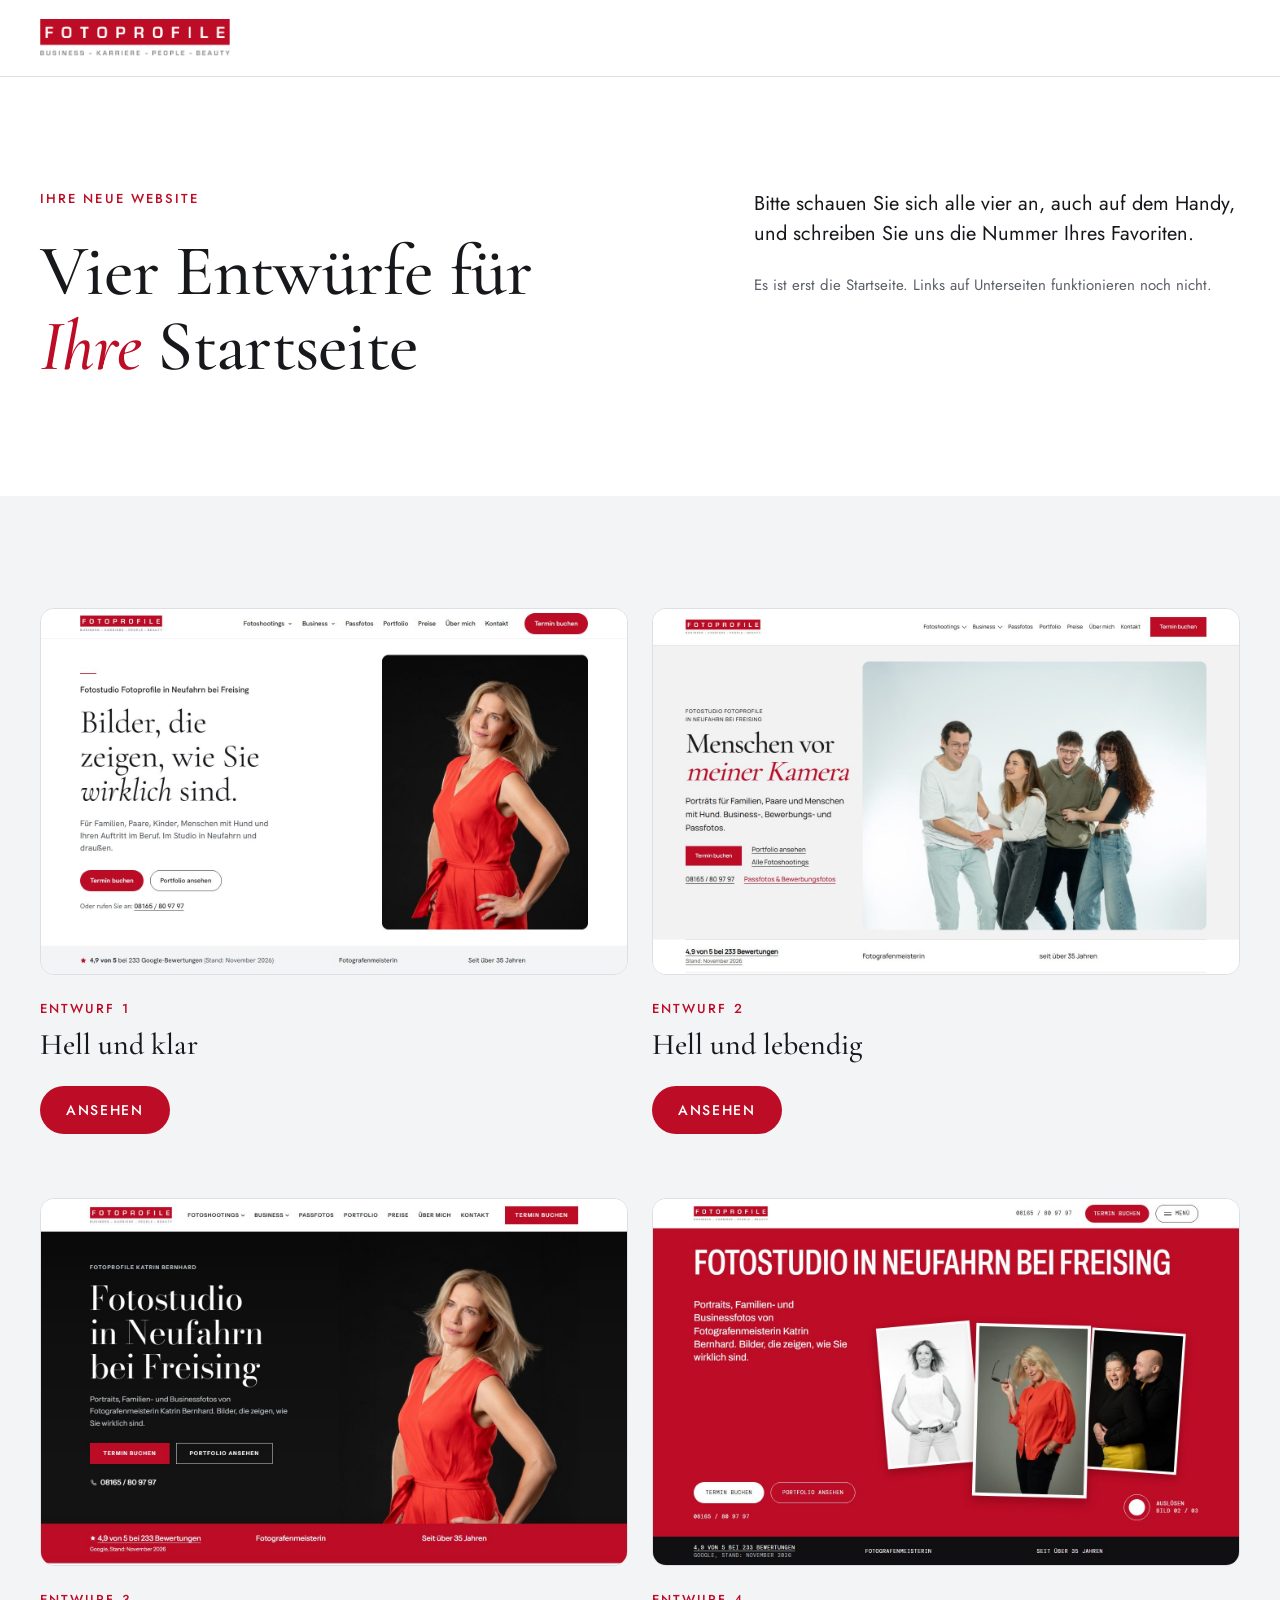
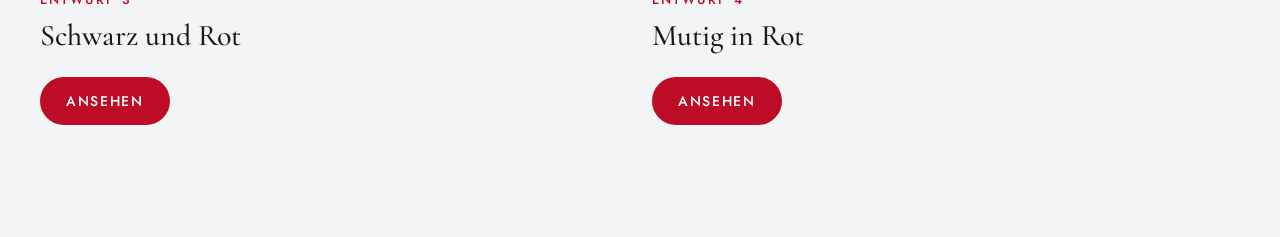
<file: index.html>
<!doctype html>
<html lang="de">
<head>
  <meta name="robots" content="noindex, nofollow">
  <meta charset="utf-8">
  <meta name="viewport" content="width=device-width, initial-scale=1">
  <title>Fotoprofile Katrin Bernhard: Entwürfe für Ihre neue Startseite</title>
  <meta name="description" content="Vier Entwürfe für die Startseite von Fotoprofile Katrin Bernhard.">
  <link rel="stylesheet" href="css/auswahl.css">
</head>
<body>
  <header class="kopf">
    <div class="rahmen kopf__innen">
      <img class="kopf__logo" src="bilder/logo-fotoprofile.png" alt="Fotoprofile" width="1690" height="334">
    </div>
  </header>

  <main>
    <section class="auftakt">
      <div class="rahmen auftakt__raster">
        <div class="auftakt__titel">
          <p class="marke">Ihre neue Website</p>
          <h1 class="auftakt__h1">Vier Entwürfe für <em>Ihre</em> Startseite</h1>
        </div>
        <div class="auftakt__text">
          <p class="vorspann">Bitte schauen Sie sich alle vier an, auch auf dem Handy, und schreiben Sie uns die Nummer Ihres Favoriten.</p>
          <p class="leise">Es ist erst die Startseite. Links auf Unterseiten funktionieren noch nicht.</p>
        </div>
      </div>
    </section>

    <section class="gruppe gruppe--grau">
      <div class="rahmen">
        <div class="karten karten--zwei">
          <article class="karte">
            <a class="karte__bild" href="entwurf-01/" target="_blank" rel="noopener"><img src="bilder/entwurf-01-desktop.jpg" alt="Entwurf 1: heller Auftakt mit der Zeile Bilder, die zeigen, wie Sie wirklich sind, daneben ein Porträt im roten Kleid" width="1440" height="900" loading="lazy"></a>
            <p class="karte__nr">Entwurf 1</p>
            <h2 class="karte__titel">Hell und klar</h2>
            <p class="karte__links"><a class="knopf" href="entwurf-01/" target="_blank" rel="noopener">Ansehen<span class="unsichtbar">: Entwurf 1</span></a></p>
          </article>
          <article class="karte">
            <a class="karte__bild" href="entwurf-02/" target="_blank" rel="noopener"><img src="bilder/entwurf-02-desktop.jpg" alt="Entwurf 2: heller Auftakt mit vier lachenden jungen Leuten und der Zeile Menschen vor meiner Kamera" width="1440" height="900" loading="lazy"></a>
            <p class="karte__nr">Entwurf 2</p>
            <h2 class="karte__titel">Hell und lebendig</h2>
            <p class="karte__links"><a class="knopf" href="entwurf-02/" target="_blank" rel="noopener">Ansehen<span class="unsichtbar">: Entwurf 2</span></a></p>
          </article>
          <article class="karte">
            <a class="karte__bild" href="entwurf-03/" target="_blank" rel="noopener"><img src="bilder/entwurf-03-desktop.jpg" alt="Entwurf 3: schwarzer Auftakt mit Porträt im roten Kleid, darunter ein rotes Band" width="1440" height="900" loading="lazy"></a>
            <p class="karte__nr">Entwurf 3</p>
            <h2 class="karte__titel">Schwarz und Rot</h2>
            <p class="karte__links"><a class="knopf" href="entwurf-03/" target="_blank" rel="noopener">Ansehen<span class="unsichtbar">: Entwurf 3</span></a></p>
          </article>
          <article class="karte">
            <a class="karte__bild" href="entwurf-04/" target="_blank" rel="noopener"><img src="bilder/entwurf-04-desktop.jpg" alt="Entwurf 4: roter Auftakt mit drei Abzügen und einem Auslöser-Knopf" width="1440" height="900" loading="lazy"></a>
            <p class="karte__nr">Entwurf 4</p>
            <h2 class="karte__titel">Mutig in Rot</h2>
            <p class="karte__links"><a class="knopf" href="entwurf-04/" target="_blank" rel="noopener">Ansehen<span class="unsichtbar">: Entwurf 4</span></a></p>
          </article>
        </div>
      </div>
    </section>

  </main>
</body>
</html>
</file>
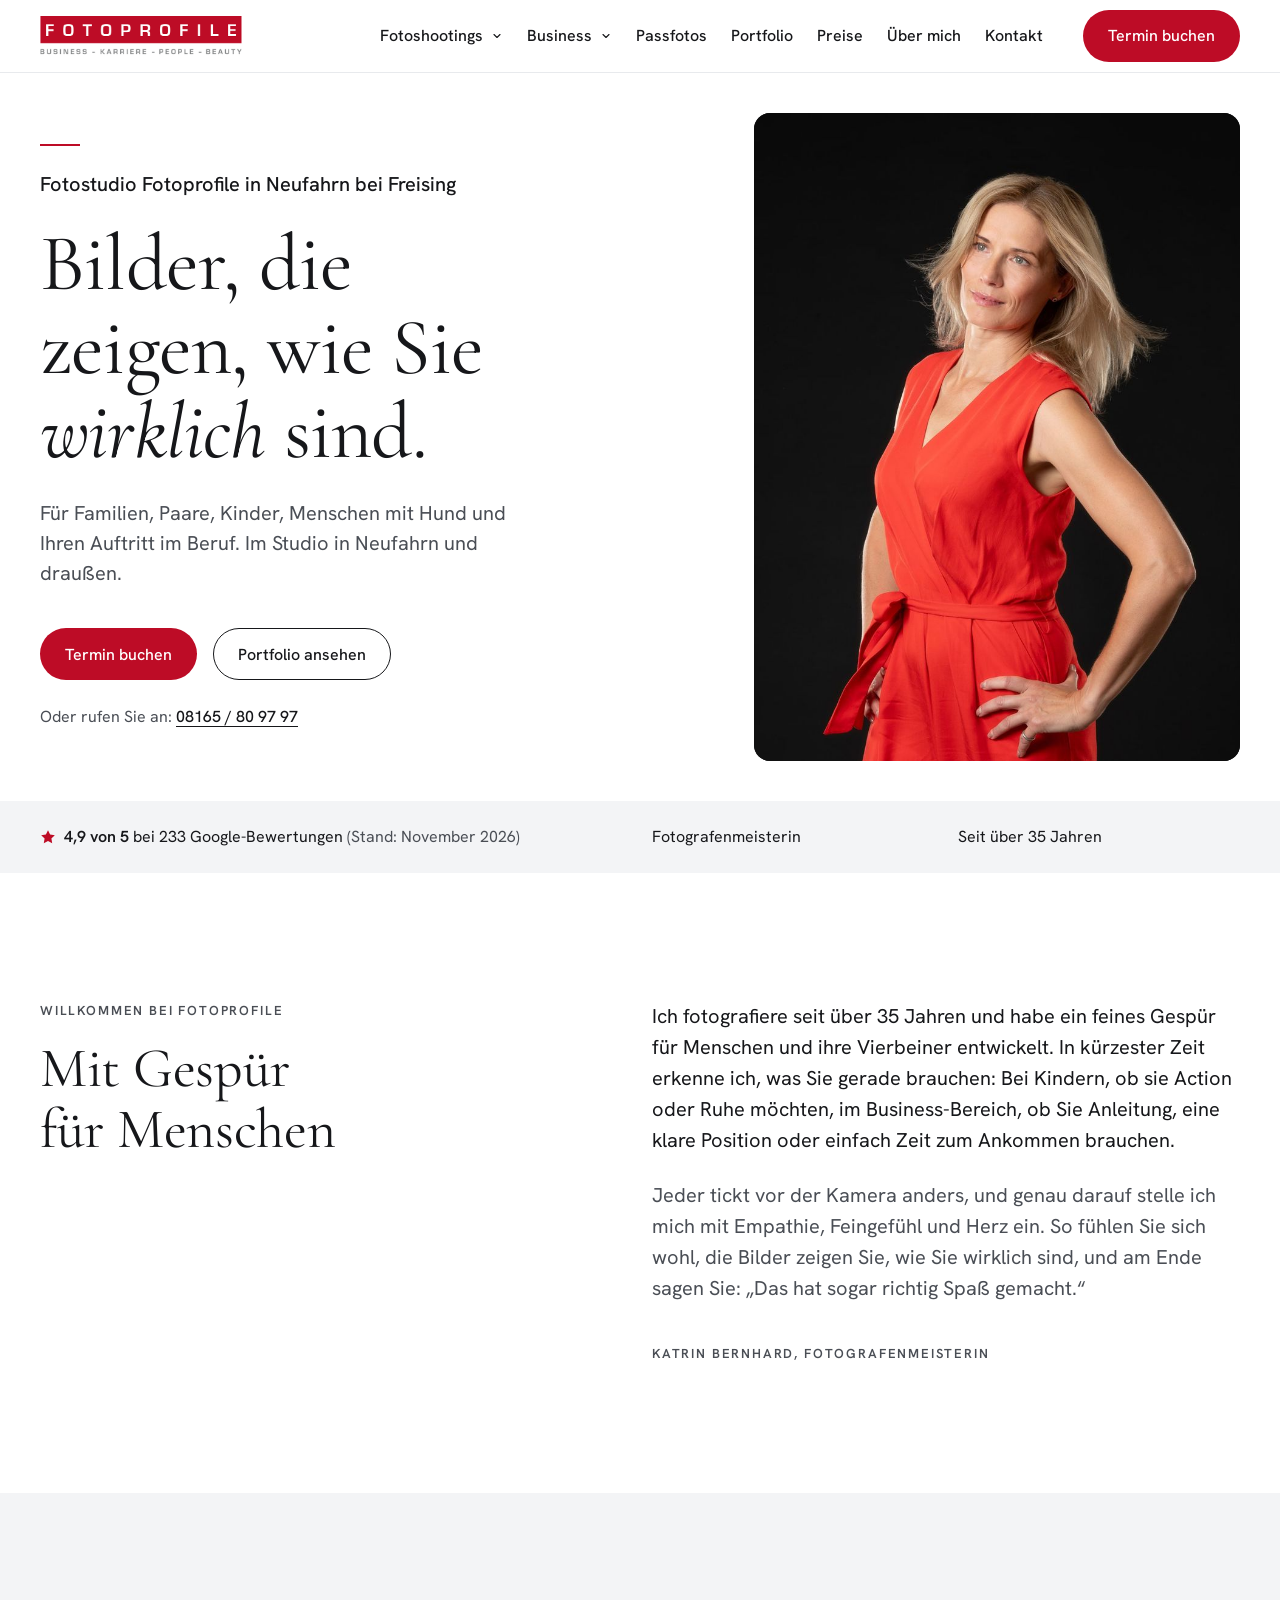
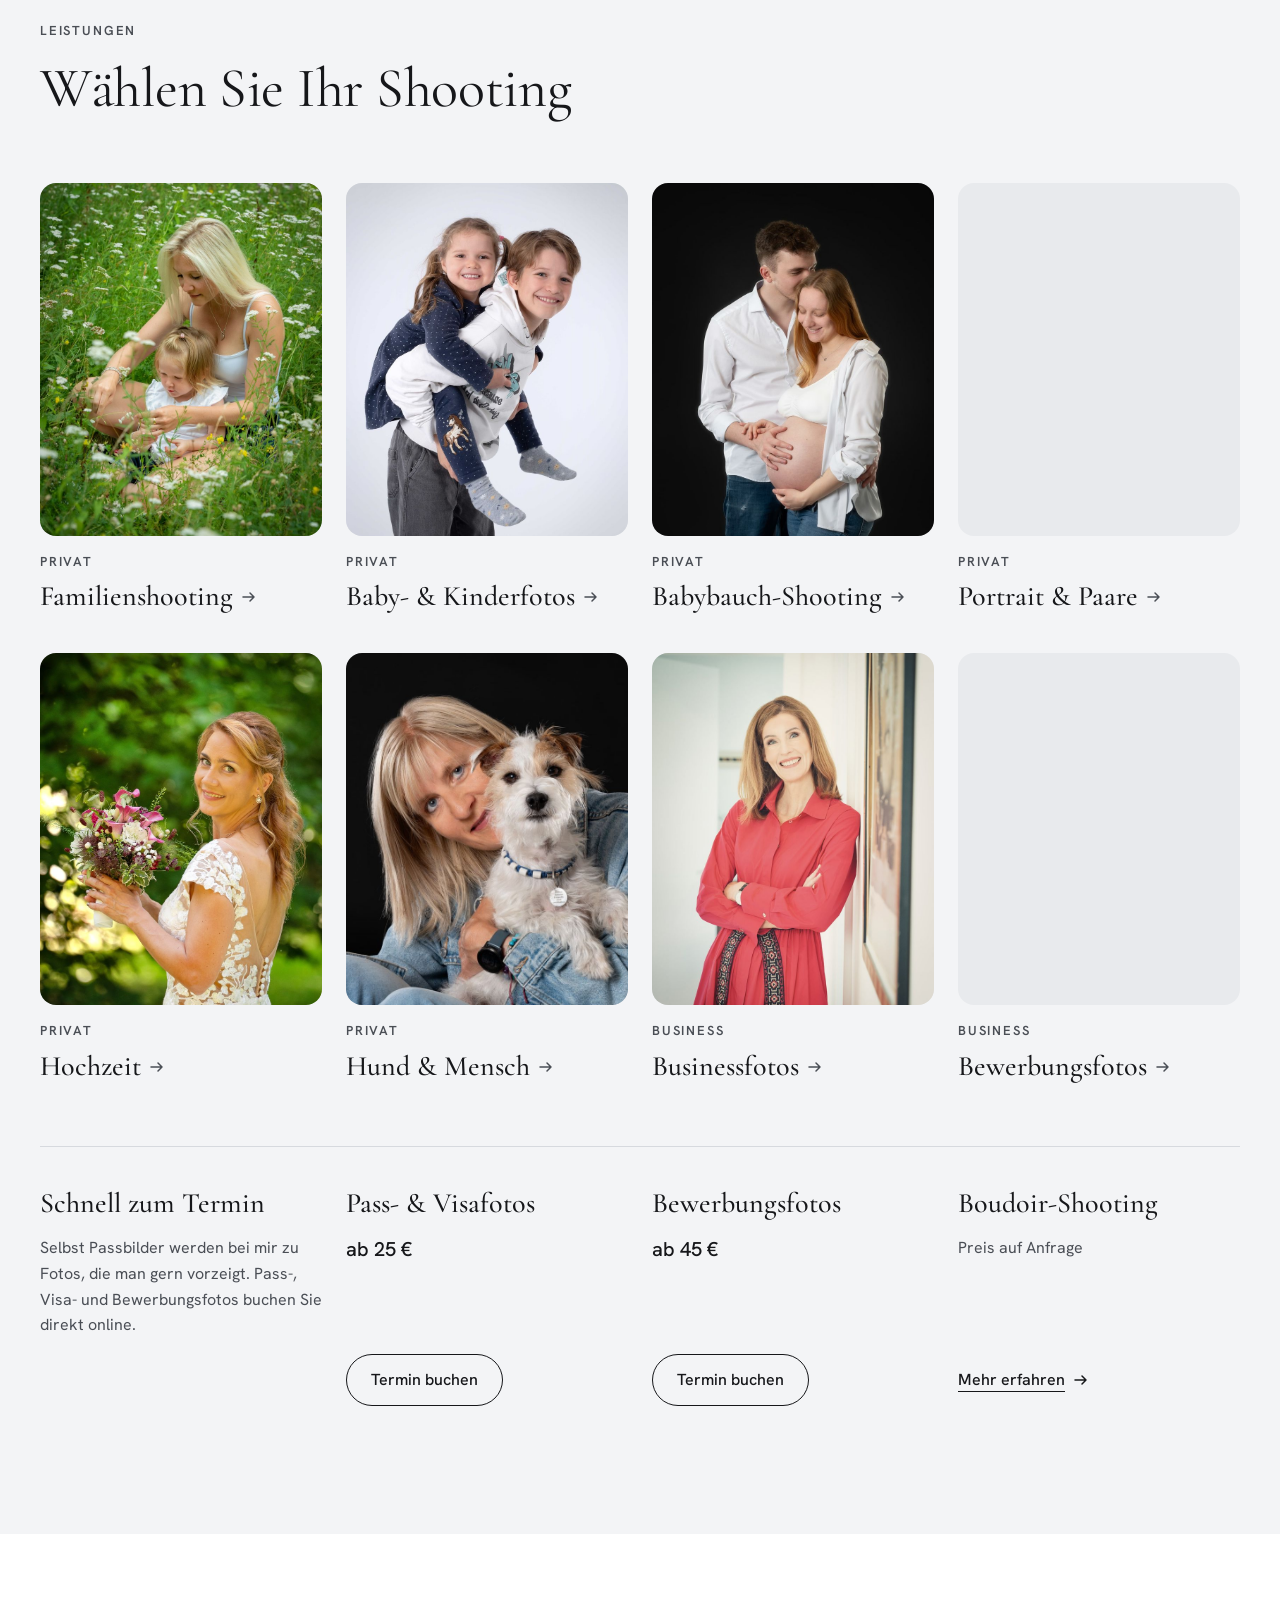
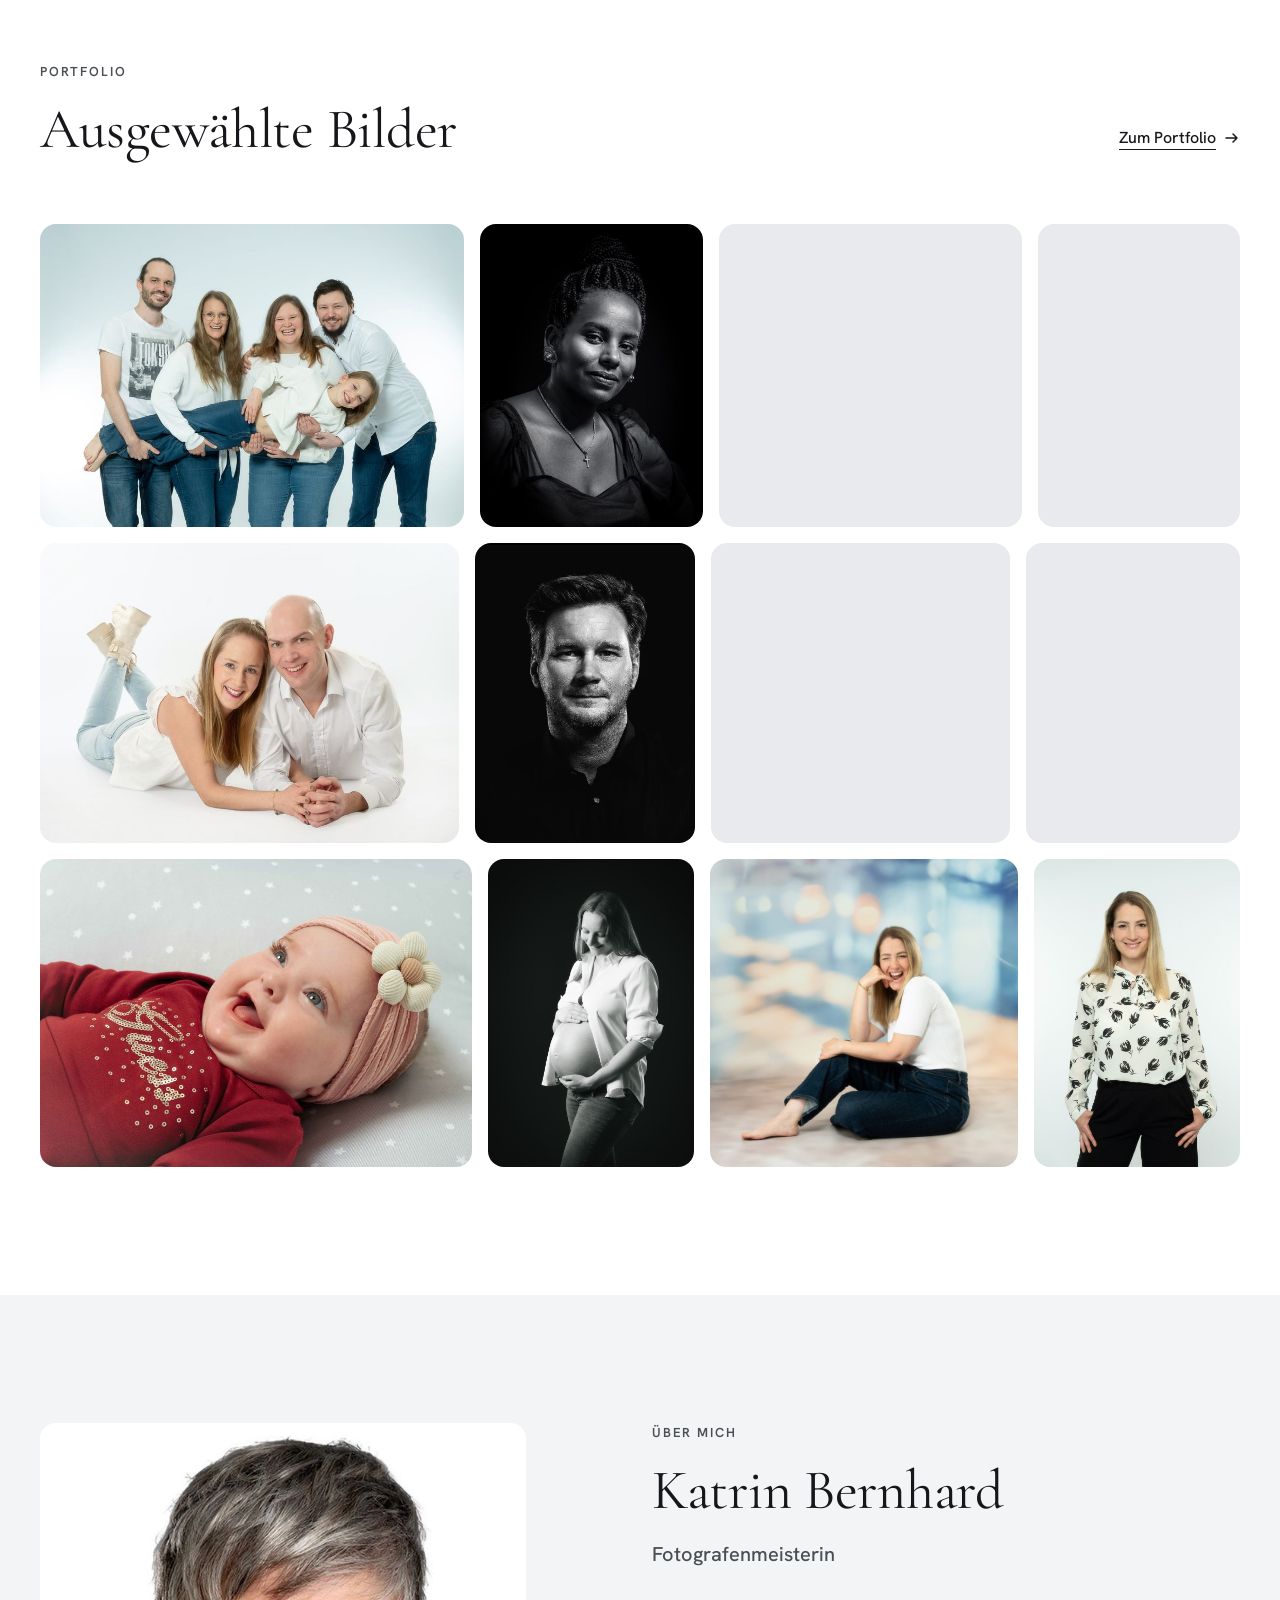
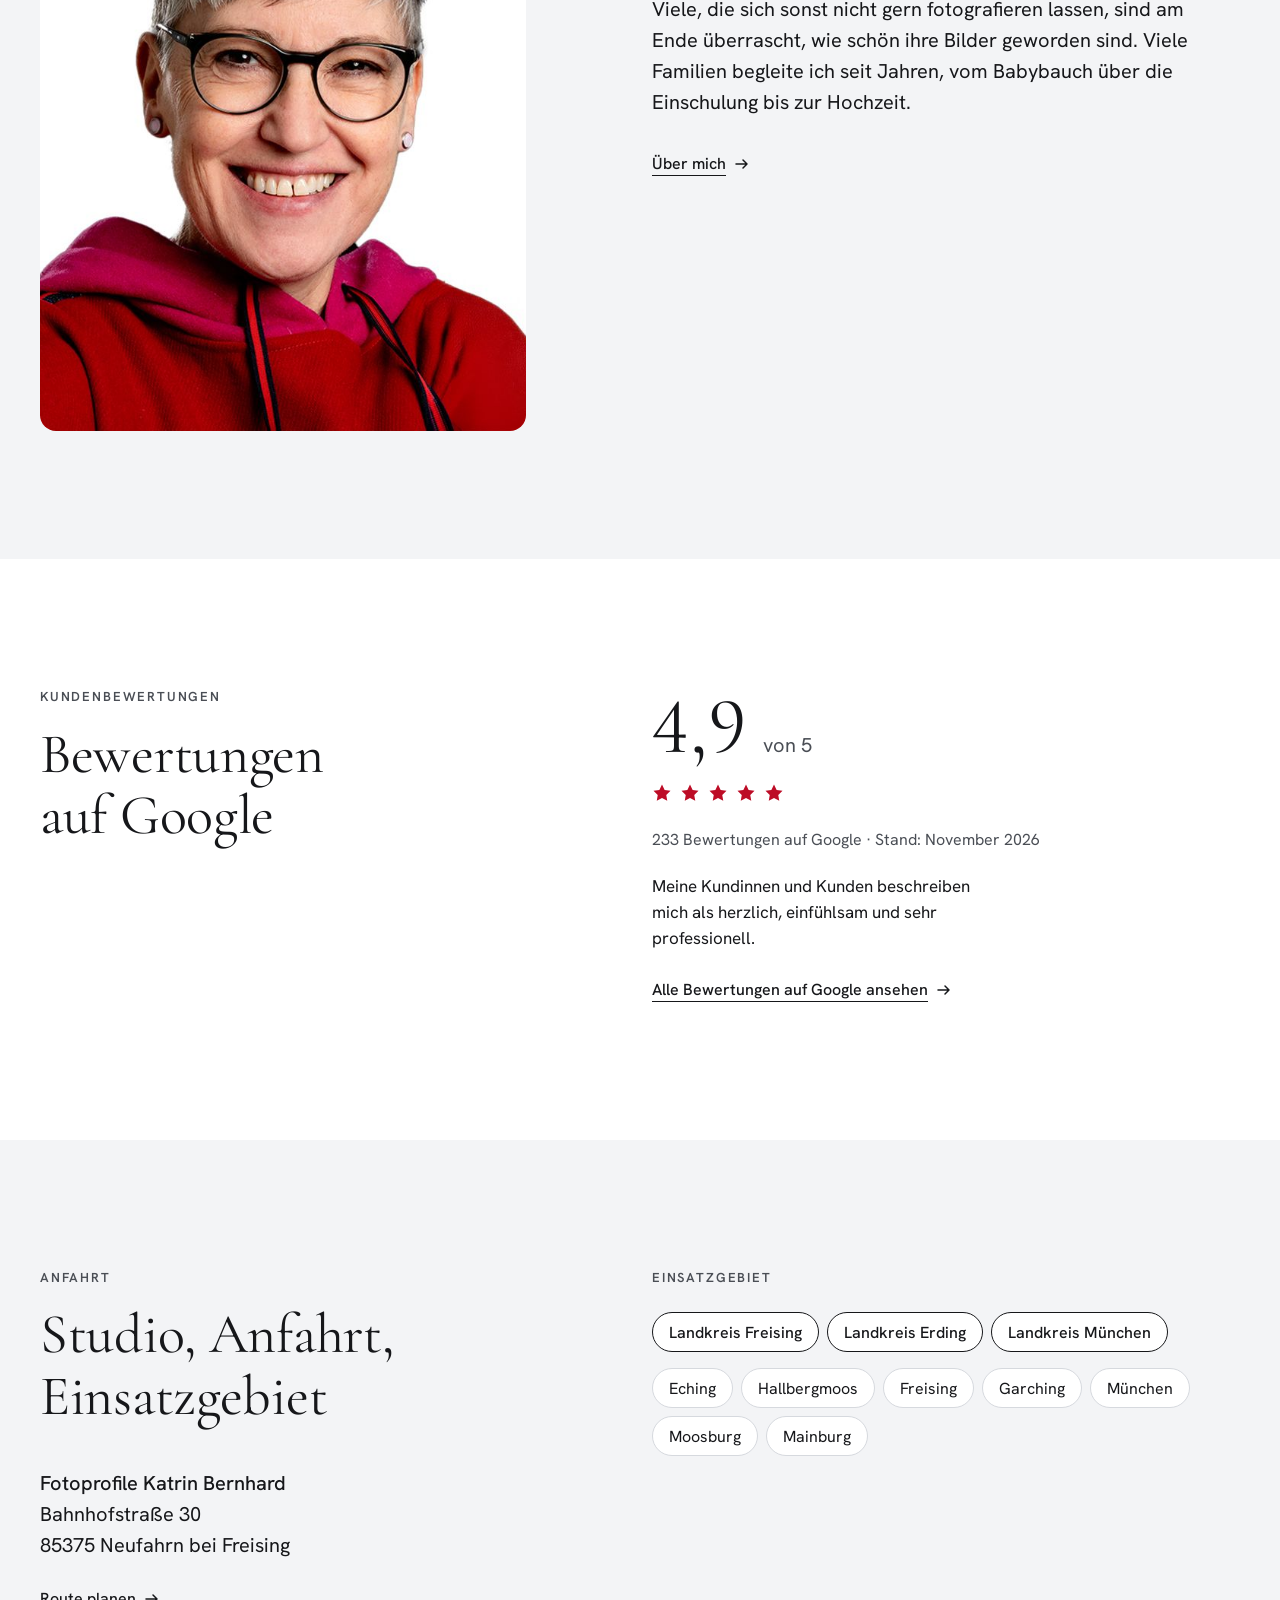
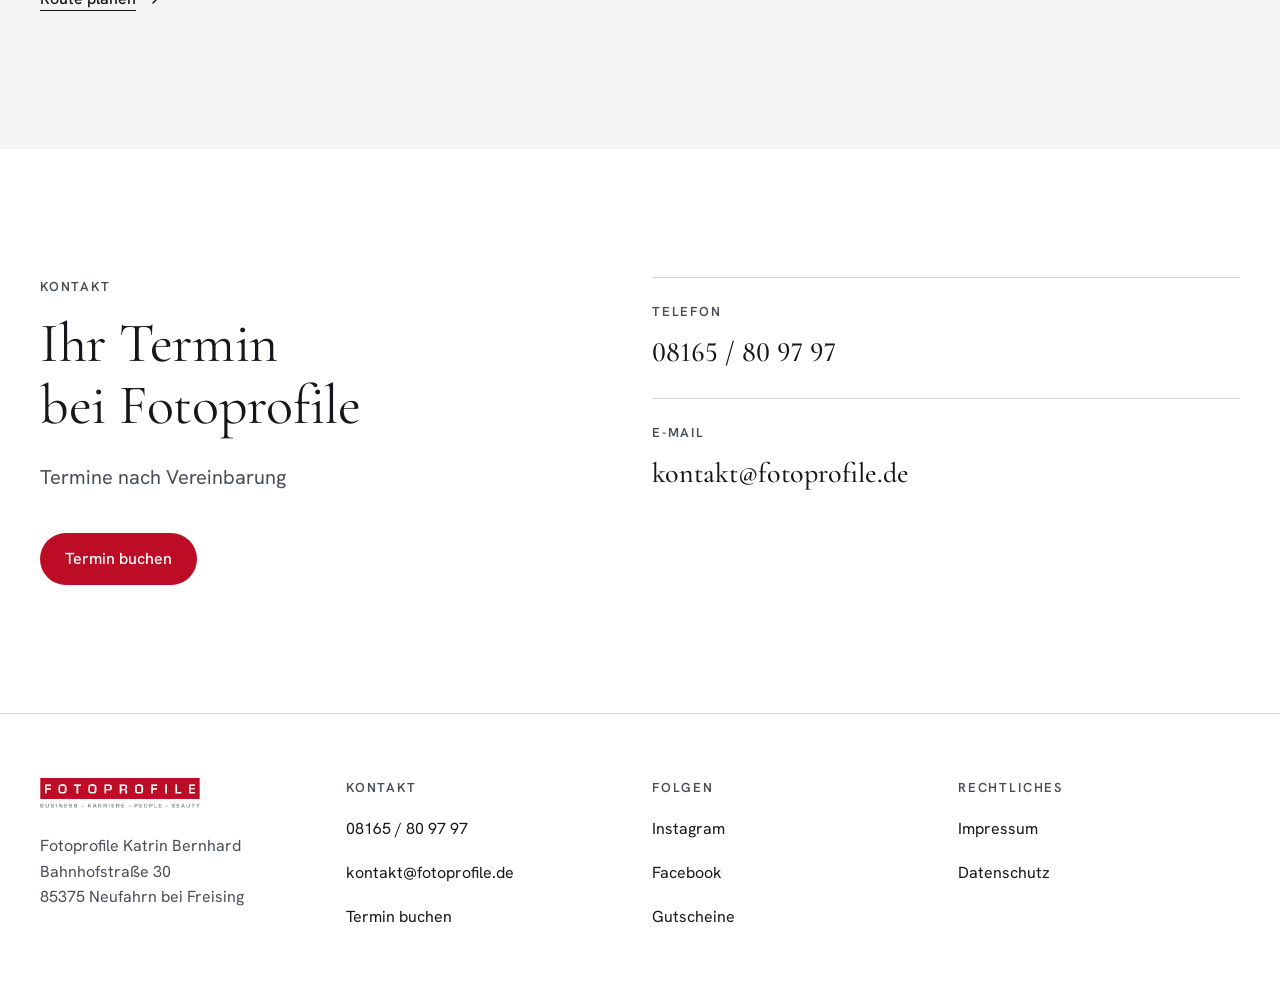
<file: entwurf-01/index.html>
<!doctype html>
<html lang="de">
<head>
  <meta name="robots" content="noindex, nofollow">
  <meta charset="utf-8">
  <meta name="viewport" content="width=device-width, initial-scale=1">
  <title>Fotostudio in Neufahrn bei Freising | Fotoprofile Katrin Bernhard</title>
  <meta name="description" content="Fotostudio Fotoprofile von Fotografenmeisterin Katrin Bernhard in Neufahrn bei Freising: Familien, Kinder, Babybauch, Paare, Hund und Mensch, Business- und Bewerbungsfotos, Pass- und Visafotos.">
  <meta property="og:type" content="website">
  <meta property="og:title" content="Fotostudio in Neufahrn bei Freising | Fotoprofile Katrin Bernhard">
  <meta property="og:description" content="Fotografenmeisterin Katrin Bernhard fotografiert seit über 35 Jahren Familien, Paare, Kinder, Menschen mit Hund und Business-Portraits.">
  <meta property="og:image" content="images/og-fotoprofile.jpg">
  <meta property="og:locale" content="de_DE">
  <link rel="stylesheet" href="css/style.css">
  <script>document.documentElement.classList.add('js');</script>
</head>
<body>
  <a class="skip-link" href="#inhalt">Zum Inhalt springen</a>

  <header class="header" id="top" data-block="header">
    <div class="header__inner">
      <a class="header__logo" href="/" aria-label="Fotoprofile Katrin Bernhard, zur Startseite">
        <img class="header__logo-img" src="images/logo-fotoprofile.png" width="600" height="119" alt="Fotoprofile: Business, Karriere, People, Beauty">
      </a>
      <nav class="nav" id="nav" aria-label="Hauptnavigation">
        <ul class="nav__list">
          <li class="nav__item nav__item--has-sub">
            <button class="nav__toggle" type="button" aria-expanded="false" aria-controls="nav-shootings">Fotoshootings<svg class="icon icon--chevron" viewBox="0 0 16 16" width="12" height="12" aria-hidden="true" focusable="false"><path d="M4 6l4 4 4-4" fill="none" stroke="currentColor" stroke-width="1.5" stroke-linecap="round" stroke-linejoin="round"/></svg></button>
            <ul class="nav__sub" id="nav-shootings">
              <li class="nav__subitem"><a class="nav__sublink" href="/familienshooting/">Familienshooting</a></li>
              <li class="nav__subitem"><a class="nav__sublink" href="/baby-kinderfotos/">Baby- &amp; Kinderfotos</a></li>
              <li class="nav__subitem"><a class="nav__sublink" href="/babybauch-shooting/">Babybauch-Shooting</a></li>
              <li class="nav__subitem"><a class="nav__sublink" href="/portraitshooting/">Portrait &amp; Paare</a></li>
              <li class="nav__subitem"><a class="nav__sublink" href="/hochzeitsfotograf/">Hochzeit</a></li>
              <li class="nav__subitem"><a class="nav__sublink" href="/boudoir-shooting/">Boudoir-Shooting</a></li>
              <li class="nav__subitem"><a class="nav__sublink" href="/tierfotografie/">Hund &amp; Mensch</a></li>
            </ul>
          </li>
          <li class="nav__item nav__item--has-sub">
            <button class="nav__toggle" type="button" aria-expanded="false" aria-controls="nav-business">Business<svg class="icon icon--chevron" viewBox="0 0 16 16" width="12" height="12" aria-hidden="true" focusable="false"><path d="M4 6l4 4 4-4" fill="none" stroke="currentColor" stroke-width="1.5" stroke-linecap="round" stroke-linejoin="round"/></svg></button>
            <ul class="nav__sub" id="nav-business">
              <li class="nav__subitem"><a class="nav__sublink" href="/bewerbungsfotos/">Bewerbungsfotos</a></li>
              <li class="nav__subitem"><a class="nav__sublink" href="/businessfotos/">Businessfotos</a></li>
              <li class="nav__subitem"><a class="nav__sublink" href="/businessfotos/#personal-branding">Personal Branding</a></li>
            </ul>
          </li>
          <li class="nav__item"><a class="nav__link" href="/passfotos/">Passfotos</a></li>
          <li class="nav__item"><a class="nav__link" href="/portfolio/">Portfolio</a></li>
          <li class="nav__item"><a class="nav__link" href="/preise/">Preise</a></li>
          <li class="nav__item"><a class="nav__link" href="/ueber-mich/">Über mich</a></li>
          <li class="nav__item"><a class="nav__link" href="/kontakt-anfahrt/">Kontakt</a></li>
        </ul>
        <p class="nav__contact"><a class="nav__phone" href="tel:+498165809797">08165 / 80 97 97</a></p>
      </nav>
      <a class="button button--primary header__cta" href="https://app.adon-crm.de/book/fotoprofile">Termin buchen</a>
      <a class="header__burger" href="#nav" aria-controls="nav" aria-expanded="false" aria-label="Menü öffnen">
        <span class="header__burger-line" aria-hidden="true"></span>
      </a>
    </div>
  </header>

  <main id="inhalt">
    <section class="hero" id="start" data-block="hero">
      <div class="hero__inner">
        <div class="hero__text">
          <h1 class="hero__title">Fotostudio Fotoprofile in Neufahrn bei Freising</h1>
          <p class="hero__claim">Bilder, die zeigen, wie Sie <em>wirklich</em> sind.</p>
          <p class="hero__lead">Für Familien, Paare, Kinder, Menschen mit Hund und Ihren Auftritt im Beruf. Im Studio in Neufahrn und draußen.</p>
          <div class="hero__actions">
            <a class="button button--primary" href="https://app.adon-crm.de/book/fotoprofile">Termin buchen</a>
            <a class="button button--secondary" href="/portfolio/">Portfolio ansehen</a>
          </div>
          <p class="hero__phone">Oder rufen Sie an: <a class="hero__phone-link" href="tel:+498165809797">08165 / 80 97 97</a></p>
        </div>
        <div class="hero__media">
          <img class="hero__img" src="images/hero-frau-rotes-kleid-800.jpg" srcset="images/hero-frau-rotes-kleid-800.jpg 800w, images/hero-frau-rotes-kleid-1333.jpg 1333w" sizes="(min-width: 1024px) 506px, 100vw" width="1333" height="2000" alt="Frau im roten Kleid vor schwarzem Hintergrund, eine Hand an der Hüfte, Studioportrait" style="object-position: 50% 18%" fetchpriority="high">
        </div>
      </div>
      <div class="trust" data-block="trust">
        <ul class="trust__list" data-collection="trust">
          <li class="trust__item"><a class="trust__link" href="https://www.google.com/maps?cid=15643413159361801759"><svg class="icon icon--star" viewBox="0 0 16 16" width="16" height="16" aria-hidden="true" focusable="false"><path d="M8 1.2l2.1 4.3 4.7.7-3.4 3.3.8 4.7L8 12l-4.2 2.2.8-4.7L1.2 6.2l4.7-.7z" fill="currentColor"/></svg><span><strong>4,9 von 5</strong> bei 233 Google-Bewertungen <span class="trust__note">(Stand: November 2026)</span></span></a></li>
          <li class="trust__item"><span>Fotografenmeisterin</span></li>
          <li class="trust__item"><span>Seit über 35 Jahren</span></li>
        </ul>
      </div>
    </section>

    <section class="section intro" id="willkommen" data-block="intro">
      <div class="section__inner">
        <header class="section__head intro__head">
          <p class="eyebrow">Willkommen bei Fotoprofile</p>
          <h2 class="section__title">Mit Gespür für Menschen</h2>
        </header>
        <div class="intro__text">
          <p class="intro__lead">Ich fotografiere seit über 35 Jahren und habe ein feines Gespür für Menschen und ihre Vierbeiner entwickelt. In kürzester Zeit erkenne ich, was Sie gerade brauchen: Bei Kindern, ob sie Action oder Ruhe möchten, im Business-Bereich, ob Sie Anleitung, eine klare Position oder einfach Zeit zum Ankommen brauchen.</p>
          <p class="intro__body">Jeder tickt vor der Kamera anders, und genau darauf stelle ich mich mit Empathie, Feingefühl und Herz ein. So fühlen Sie sich wohl, die Bilder zeigen Sie, wie Sie wirklich sind, und am Ende sagen Sie: „Das hat sogar richtig Spaß gemacht.“</p>
          <p class="intro__sign">Katrin Bernhard, Fotografenmeisterin</p>
        </div>
      </div>
    </section>

    <section class="section section--tint services" id="leistungen" data-block="services">
      <div class="section__inner">
        <header class="section__head services__head">
          <p class="eyebrow">Leistungen</p>
          <h2 class="section__title">Wählen Sie Ihr Shooting</h2>
        </header>
        <ul class="services__list" data-collection="services">
          <li class="service-card">
            <div class="service-card__media">
              <img class="service-card__img" src="images/leistung-familie-wiese-800.jpg" srcset="images/leistung-familie-wiese-800.jpg 800w, images/leistung-familie-wiese-1429.jpg 1429w" sizes="(min-width: 1024px) 300px, (min-width: 600px) 45vw, 112px" width="1429" height="2000" alt="Mutter und Kleinkind sitzen gemeinsam in einer Blumenwiese" style="object-position: 50% 65%" loading="lazy" decoding="async">
            </div>
            <p class="service-card__group">Privat</p>
            <h3 class="service-card__title"><a class="service-card__link" href="/familienshooting/">Familienshooting</a><svg class="icon icon--arrow" viewBox="0 0 16 16" width="16" height="16" aria-hidden="true" focusable="false"><path d="M2 8h11M9 4l4 4-4 4" fill="none" stroke="currentColor" stroke-width="1.5" stroke-linecap="round" stroke-linejoin="round"/></svg></h3>
          </li>
          <li class="service-card">
            <div class="service-card__media">
              <img class="service-card__img" src="images/leistung-kinder-huckepack-800.jpg" srcset="images/leistung-kinder-huckepack-800.jpg 800w, images/leistung-kinder-huckepack-1429.jpg 1429w" sizes="(min-width: 1024px) 300px, (min-width: 600px) 45vw, 112px" width="1429" height="2000" alt="Mädchen sitzt huckepack auf dem Rücken eines Jungen, beide lachen in die Kamera" style="object-position: 50% 37%" loading="lazy" decoding="async">
            </div>
            <p class="service-card__group">Privat</p>
            <h3 class="service-card__title"><a class="service-card__link" href="/baby-kinderfotos/">Baby- &amp; Kinderfotos</a><svg class="icon icon--arrow" viewBox="0 0 16 16" width="16" height="16" aria-hidden="true" focusable="false"><path d="M2 8h11M9 4l4 4-4 4" fill="none" stroke="currentColor" stroke-width="1.5" stroke-linecap="round" stroke-linejoin="round"/></svg></h3>
          </li>
          <li class="service-card">
            <div class="service-card__media">
              <img class="service-card__img" src="images/leistung-babybauch-paar-800.jpg" srcset="images/leistung-babybauch-paar-800.jpg 800w, images/leistung-babybauch-paar-1333.jpg 1333w" sizes="(min-width: 1024px) 300px, (min-width: 600px) 45vw, 112px" width="1333" height="2000" alt="Werdende Eltern vor schwarzem Hintergrund, der Mann küsst die Frau, beide halten den Babybauch" style="object-position: 50% 12%" loading="lazy" decoding="async">
            </div>
            <p class="service-card__group">Privat</p>
            <h3 class="service-card__title"><a class="service-card__link" href="/babybauch-shooting/">Babybauch-Shooting</a><svg class="icon icon--arrow" viewBox="0 0 16 16" width="16" height="16" aria-hidden="true" focusable="false"><path d="M2 8h11M9 4l4 4-4 4" fill="none" stroke="currentColor" stroke-width="1.5" stroke-linecap="round" stroke-linejoin="round"/></svg></h3>
          </li>
          <li class="service-card">
            <div class="service-card__media">
              <img class="service-card__img" src="images/leistung-paar-schwarz-800.jpg" srcset="images/leistung-paar-schwarz-800.jpg 800w, images/leistung-paar-schwarz-1600.jpg 1600w" sizes="(min-width: 1024px) 300px, (min-width: 600px) 45vw, 112px" width="1600" height="1600" alt="Junges Paar Wange an Wange vor schwarzem Hintergrund" style="object-position: 28% 50%" loading="lazy" decoding="async">
            </div>
            <p class="service-card__group">Privat</p>
            <h3 class="service-card__title"><a class="service-card__link" href="/portraitshooting/">Portrait &amp; Paare</a><svg class="icon icon--arrow" viewBox="0 0 16 16" width="16" height="16" aria-hidden="true" focusable="false"><path d="M2 8h11M9 4l4 4-4 4" fill="none" stroke="currentColor" stroke-width="1.5" stroke-linecap="round" stroke-linejoin="round"/></svg></h3>
          </li>
          <li class="service-card">
            <div class="service-card__media">
              <img class="service-card__img" src="images/leistung-hochzeit-braut-800.jpg" srcset="images/leistung-hochzeit-braut-800.jpg 800w, images/leistung-hochzeit-braut-1429.jpg 1429w" sizes="(min-width: 1024px) 300px, (min-width: 600px) 45vw, 112px" width="1429" height="2000" alt="Braut mit Blumenstrauß im Grünen, sie blickt lächelnd über die Schulter" style="object-position: 50% 0%" loading="lazy" decoding="async">
            </div>
            <p class="service-card__group">Privat</p>
            <h3 class="service-card__title"><a class="service-card__link" href="/hochzeitsfotograf/">Hochzeit</a><svg class="icon icon--arrow" viewBox="0 0 16 16" width="16" height="16" aria-hidden="true" focusable="false"><path d="M2 8h11M9 4l4 4-4 4" fill="none" stroke="currentColor" stroke-width="1.5" stroke-linecap="round" stroke-linejoin="round"/></svg></h3>
          </li>
          <li class="service-card">
            <div class="service-card__media">
              <img class="service-card__img" src="images/leistung-hund-mensch-800.jpg" srcset="images/leistung-hund-mensch-800.jpg 800w, images/leistung-hund-mensch-1600.jpg 1600w" sizes="(min-width: 1024px) 300px, (min-width: 600px) 45vw, 112px" width="1600" height="1600" alt="Frau mit kleinem weißen Hund im Arm, Wange an Wange, vor schwarzem Hintergrund" style="object-position: 35% 50%" loading="lazy" decoding="async">
            </div>
            <p class="service-card__group">Privat</p>
            <h3 class="service-card__title"><a class="service-card__link" href="/tierfotografie/">Hund &amp; Mensch</a><svg class="icon icon--arrow" viewBox="0 0 16 16" width="16" height="16" aria-hidden="true" focusable="false"><path d="M2 8h11M9 4l4 4-4 4" fill="none" stroke="currentColor" stroke-width="1.5" stroke-linecap="round" stroke-linejoin="round"/></svg></h3>
          </li>
          <li class="service-card">
            <div class="service-card__media">
              <img class="service-card__img" src="images/leistung-business-frau-800.jpg" srcset="images/leistung-business-frau-800.jpg 800w, images/leistung-business-frau-1331.jpg 1331w" sizes="(min-width: 1024px) 300px, (min-width: 600px) 45vw, 112px" width="1331" height="2000" alt="Frau im roten Kleid lehnt mit verschränkten Armen an einer Wand" style="object-position: 50% 41%" loading="lazy" decoding="async">
            </div>
            <p class="service-card__group">Business</p>
            <h3 class="service-card__title"><a class="service-card__link" href="/businessfotos/">Businessfotos</a><svg class="icon icon--arrow" viewBox="0 0 16 16" width="16" height="16" aria-hidden="true" focusable="false"><path d="M2 8h11M9 4l4 4-4 4" fill="none" stroke="currentColor" stroke-width="1.5" stroke-linecap="round" stroke-linejoin="round"/></svg></h3>
          </li>
          <li class="service-card">
            <div class="service-card__media">
              <img class="service-card__img" src="images/leistung-bewerbung-mann-800.jpg" srcset="images/leistung-bewerbung-mann-800.jpg 800w, images/leistung-bewerbung-mann-1600.jpg 1600w" sizes="(min-width: 1024px) 300px, (min-width: 600px) 45vw, 112px" width="1600" height="1600" alt="Mann mit Brille in Anzug und Krawatte lächelt in die Kamera" style="object-position: 100% 50%" loading="lazy" decoding="async">
            </div>
            <p class="service-card__group">Business</p>
            <h3 class="service-card__title"><a class="service-card__link" href="/bewerbungsfotos/">Bewerbungsfotos</a><svg class="icon icon--arrow" viewBox="0 0 16 16" width="16" height="16" aria-hidden="true" focusable="false"><path d="M2 8h11M9 4l4 4-4 4" fill="none" stroke="currentColor" stroke-width="1.5" stroke-linecap="round" stroke-linejoin="round"/></svg></h3>
          </li>
        </ul>
        <div class="quick" data-collection="quick-services">
          <div class="quick__cell quick__cell--intro">
            <h3 class="quick__title">Schnell zum Termin</h3>
            <p class="quick__text">Selbst Passbilder werden bei mir zu Fotos, die man gern vorzeigt. Pass-, Visa- und Bewerbungsfotos buchen Sie direkt online.</p>
          </div>
          <div class="quick__cell">
            <h3 class="quick__title"><a class="quick__link" href="/passfotos/">Pass- &amp; Visafotos</a></h3>
            <p class="quick__price">ab 25 €</p>
            <a class="button button--secondary quick__button" href="https://app.adon-crm.de/book/fotoprofile">Termin buchen<span class="visually-hidden">: Passfotos</span></a>
          </div>
          <div class="quick__cell">
            <h3 class="quick__title"><a class="quick__link" href="/bewerbungsfotos/">Bewerbungsfotos</a></h3>
            <p class="quick__price">ab 45 €</p>
            <a class="button button--secondary quick__button" href="https://app.adon-crm.de/book/fotoprofile">Termin buchen<span class="visually-hidden">: Bewerbungsfotos</span></a>
          </div>
          <div class="quick__cell">
            <h3 class="quick__title"><a class="quick__link" href="/boudoir-shooting/">Boudoir-Shooting</a></h3>
            <p class="quick__text">Preis auf Anfrage</p>
            <a class="link-arrow quick__more" href="/boudoir-shooting/">Mehr erfahren<span class="visually-hidden">: Boudoir-Shooting</span><svg class="icon icon--arrow" viewBox="0 0 16 16" width="16" height="16" aria-hidden="true" focusable="false"><path d="M2 8h11M9 4l4 4-4 4" fill="none" stroke="currentColor" stroke-width="1.5" stroke-linecap="round" stroke-linejoin="round"/></svg></a>
          </div>
        </div>
      </div>
    </section>

    <section class="section portfolio" id="portfolio" data-block="portfolio">
      <div class="section__inner">
        <header class="section__head portfolio__head">
          <p class="eyebrow">Portfolio</p>
          <h2 class="section__title">Ausgewählte Bilder</h2>
        </header>
        <a class="link-arrow portfolio__more" href="/portfolio/">Zum Portfolio<svg class="icon icon--arrow" viewBox="0 0 16 16" width="16" height="16" aria-hidden="true" focusable="false"><path d="M2 8h11M9 4l4 4-4 4" fill="none" stroke="currentColor" stroke-width="1.5" stroke-linecap="round" stroke-linejoin="round"/></svg></a>
        <div class="portfolio__grid" data-collection="portfolio">
          <div class="portfolio__row">
            <div class="portfolio__pair" style="--ar: 2.1368">
              <figure class="portfolio__item" style="--ar: 1.3998">
                <img class="portfolio__img" src="images/portfolio-familie-lachen-800.jpg" srcset="images/portfolio-familie-lachen-800.jpg 800w, images/portfolio-familie-lachen-1600.jpg 1600w" sizes="(min-width: 1024px) 30vw, 50vw" width="1600" height="1143" alt="Familie im Studio trägt lachend die jüngste Tochter quer auf den Armen" loading="lazy" decoding="async">
              </figure>
              <figure class="portfolio__item" style="--ar: 0.7370">
                <img class="portfolio__img" src="images/portfolio-portrait-sw-frau-800.jpg" srcset="images/portfolio-portrait-sw-frau-800.jpg 800w, images/portfolio-portrait-sw-frau-1474.jpg 1474w" sizes="(min-width: 1024px) 30vw, 50vw" width="1474" height="2000" alt="Schwarz-Weiß-Portrait einer Frau mit geflochtenen Haaren vor schwarzem Hintergrund" loading="lazy" decoding="async">
              </figure>
            </div>
            <div class="portfolio__pair" style="--ar: 1.6665">
              <figure class="portfolio__item" style="--ar: 1.0000">
                <img class="portfolio__img" src="images/portfolio-paar-mit-hund-800.jpg" srcset="images/portfolio-paar-mit-hund-800.jpg 800w, images/portfolio-paar-mit-hund-1600.jpg 1600w" sizes="(min-width: 1024px) 30vw, 50vw" width="1600" height="1600" alt="Paar sitzt auf dem Studioboden, zwischen beiden ein brauner lockiger Hund" loading="lazy" decoding="async">
              </figure>
              <figure class="portfolio__item" style="--ar: 0.6665">
                <img class="portfolio__img" src="images/portfolio-frau-roter-pullover-800.jpg" srcset="images/portfolio-frau-roter-pullover-800.jpg 800w, images/portfolio-frau-roter-pullover-1333.jpg 1333w" sizes="(min-width: 1024px) 30vw, 50vw" width="1333" height="2000" alt="Frau im roten Pullover lehnt lächelnd an einer hellen Wand" loading="lazy" decoding="async">
              </figure>
            </div>
          </div>
          <div class="portfolio__row">
            <div class="portfolio__pair" style="--ar: 2.1328">
              <figure class="portfolio__item" style="--ar: 1.3998">
                <img class="portfolio__img" src="images/portfolio-paar-liegend-800.jpg" srcset="images/portfolio-paar-liegend-800.jpg 800w, images/portfolio-paar-liegend-1600.jpg 1600w" sizes="(min-width: 1024px) 30vw, 50vw" width="1600" height="1143" alt="Paar liegt lachend nebeneinander auf weißem Studioboden" loading="lazy" decoding="async">
              </figure>
              <figure class="portfolio__item" style="--ar: 0.7330">
                <img class="portfolio__img" src="images/portfolio-portrait-sw-mann-800.jpg" srcset="images/portfolio-portrait-sw-mann-800.jpg 800w, images/portfolio-portrait-sw-mann-1466.jpg 1466w" sizes="(min-width: 1024px) 30vw, 50vw" width="1466" height="2000" alt="Schwarz-Weiß-Portrait eines Mannes vor schwarzem Hintergrund" loading="lazy" decoding="async">
              </figure>
            </div>
            <div class="portfolio__pair" style="--ar: 1.7145">
              <figure class="portfolio__item" style="--ar: 1.0000">
                <img class="portfolio__img" src="images/portfolio-hund-portrait-800.jpg" srcset="images/portfolio-hund-portrait-800.jpg 800w, images/portfolio-hund-portrait-1600.jpg 1600w" sizes="(min-width: 1024px) 30vw, 50vw" width="1600" height="1600" alt="Portrait eines braun-weißen Hundes vor schwarzem Hintergrund" loading="lazy" decoding="async">
              </figure>
              <figure class="portfolio__item" style="--ar: 0.7145">
                <img class="portfolio__img" src="images/portfolio-business-wollknaeuel-800.jpg" srcset="images/portfolio-business-wollknaeuel-800.jpg 800w, images/portfolio-business-wollknaeuel-1429.jpg 1429w" sizes="(min-width: 1024px) 30vw, 50vw" width="1429" height="2000" alt="Frau mit Brille vor schwarzem Hintergrund, umgeben von bunten Wollknäueln" loading="lazy" decoding="async">
              </figure>
            </div>
          </div>
          <div class="portfolio__row">
            <div class="portfolio__pair" style="--ar: 2.0676">
              <figure class="portfolio__item" style="--ar: 1.4011">
                <img class="portfolio__img" src="images/portfolio-baby-lachen-800.jpg" srcset="images/portfolio-baby-lachen-800.jpg 800w, images/portfolio-baby-lachen-1600.jpg 1600w" sizes="(min-width: 1024px) 30vw, 50vw" width="1600" height="1142" alt="Lachendes Baby im roten Pullover mit Haarband" loading="lazy" decoding="async">
              </figure>
              <figure class="portfolio__item" style="--ar: 0.6665">
                <img class="portfolio__img" src="images/portfolio-babybauch-sw-800.jpg" srcset="images/portfolio-babybauch-sw-800.jpg 800w, images/portfolio-babybauch-sw-1333.jpg 1333w" sizes="(min-width: 1024px) 30vw, 50vw" width="1333" height="2000" alt="Schwarz-Weiß-Aufnahme einer Schwangeren mit offener weißer Bluse vor dunklem Hintergrund" loading="lazy" decoding="async">
              </figure>
            </div>
            <div class="portfolio__pair" style="--ar: 1.6665">
              <figure class="portfolio__item" style="--ar: 1.0000">
                <img class="portfolio__img" src="images/portfolio-frau-lachen-800.jpg" srcset="images/portfolio-frau-lachen-800.jpg 800w, images/portfolio-frau-lachen-1600.jpg 1600w" sizes="(min-width: 1024px) 30vw, 50vw" width="1600" height="1600" alt="Frau sitzt lachend auf dem Boden vor hellem, unscharfem Hintergrund" loading="lazy" decoding="async">
              </figure>
              <figure class="portfolio__item" style="--ar: 0.6665">
                <img class="portfolio__img" src="images/portfolio-bewerbung-frau-800.jpg" srcset="images/portfolio-bewerbung-frau-800.jpg 800w, images/portfolio-bewerbung-frau-1333.jpg 1333w" sizes="(min-width: 1024px) 30vw, 50vw" width="1333" height="2000" alt="Frau in gemusterter Bluse steht lächelnd vor hellem Hintergrund" loading="lazy" decoding="async">
              </figure>
            </div>
          </div>
        </div>
      </div>
    </section>

    <section class="section section--tint about" id="ueber-mich" data-block="about">
      <div class="section__inner">
        <div class="about__media">
          <img class="about__img" src="images/katrin-bernhard-800.jpg" srcset="images/katrin-bernhard-800.jpg 800w, images/katrin-bernhard-1600.jpg 1600w" sizes="(min-width: 1024px) 506px, (min-width: 600px) 45vw, 100vw" width="1600" height="1600" alt="Katrin Bernhard mit Brille und roter Kapuzenjacke lacht in die Kamera" style="object-position: 92% 50%" loading="lazy" decoding="async">
        </div>
        <div class="about__text">
          <header class="section__head about__head">
            <p class="eyebrow">Über mich</p>
            <h2 class="section__title">Katrin Bernhard</h2>
          </header>
          <p class="about__role">Fotografenmeisterin</p>
          <p class="about__body">Viele, die sich sonst nicht gern fotografieren lassen, sind am Ende überrascht, wie schön ihre Bilder geworden sind. Viele Familien begleite ich seit Jahren, vom Babybauch über die Einschulung bis zur Hochzeit.</p>
          <a class="link-arrow about__more" href="/ueber-mich/">Über mich<svg class="icon icon--arrow" viewBox="0 0 16 16" width="16" height="16" aria-hidden="true" focusable="false"><path d="M2 8h11M9 4l4 4-4 4" fill="none" stroke="currentColor" stroke-width="1.5" stroke-linecap="round" stroke-linejoin="round"/></svg></a>
        </div>
      </div>
    </section>

    <section class="section testimonials" id="bewertungen" data-block="testimonials">
      <div class="section__inner">
        <header class="section__head testimonials__head">
          <p class="eyebrow">Kundenbewertungen</p>
          <h2 class="section__title">Bewertungen auf Google</h2>
        </header>
        <div class="rating">
          <p class="rating__score"><span class="rating__value">4,9</span> <span class="rating__scale">von 5</span></p>
          <p class="rating__stars" aria-hidden="true"><svg class="icon icon--star" viewBox="0 0 16 16" width="16" height="16" aria-hidden="true" focusable="false"><path d="M8 1.2l2.1 4.3 4.7.7-3.4 3.3.8 4.7L8 12l-4.2 2.2.8-4.7L1.2 6.2l4.7-.7z" fill="currentColor"/></svg><svg class="icon icon--star" viewBox="0 0 16 16" width="16" height="16" aria-hidden="true" focusable="false"><path d="M8 1.2l2.1 4.3 4.7.7-3.4 3.3.8 4.7L8 12l-4.2 2.2.8-4.7L1.2 6.2l4.7-.7z" fill="currentColor"/></svg><svg class="icon icon--star" viewBox="0 0 16 16" width="16" height="16" aria-hidden="true" focusable="false"><path d="M8 1.2l2.1 4.3 4.7.7-3.4 3.3.8 4.7L8 12l-4.2 2.2.8-4.7L1.2 6.2l4.7-.7z" fill="currentColor"/></svg><svg class="icon icon--star" viewBox="0 0 16 16" width="16" height="16" aria-hidden="true" focusable="false"><path d="M8 1.2l2.1 4.3 4.7.7-3.4 3.3.8 4.7L8 12l-4.2 2.2.8-4.7L1.2 6.2l4.7-.7z" fill="currentColor"/></svg><svg class="icon icon--star" viewBox="0 0 16 16" width="16" height="16" aria-hidden="true" focusable="false"><path d="M8 1.2l2.1 4.3 4.7.7-3.4 3.3.8 4.7L8 12l-4.2 2.2.8-4.7L1.2 6.2l4.7-.7z" fill="currentColor"/></svg></p>
          <p class="rating__meta">233 Bewertungen auf Google · Stand: November 2026</p>
          <p class="rating__lead">Meine Kundinnen und Kunden beschreiben mich als herzlich, einfühlsam und sehr professionell.</p>
          <a class="link-arrow rating__link" href="https://www.google.com/maps?cid=15643413159361801759">Alle Bewertungen auf Google ansehen<svg class="icon icon--arrow" viewBox="0 0 16 16" width="16" height="16" aria-hidden="true" focusable="false"><path d="M2 8h11M9 4l4 4-4 4" fill="none" stroke="currentColor" stroke-width="1.5" stroke-linecap="round" stroke-linejoin="round"/></svg></a>
        </div>
        <!-- Platz für 3–6 freigegebene Kundenstimmen: je ein <li class="testimonial"> mit <blockquote> und <p class="testimonial__name">. Die Liste bleibt unsichtbar, solange sie leer ist. -->
        <ul class="testimonials__list" data-collection="testimonials"></ul>
      </div>
    </section>

    <section class="section section--tint area" id="anfahrt" data-block="area">
      <div class="section__inner">
        <div class="area__studio">
          <header class="section__head area__head">
            <p class="eyebrow">Anfahrt</p>
            <h2 class="section__title">Studio, Anfahrt, Einsatzgebiet</h2>
          </header>
          <address class="area__address">
            <span class="area__name">Fotoprofile Katrin Bernhard</span>
            <span>Bahnhofstraße 30</span>
            <span>85375 Neufahrn bei Freising</span>
          </address>
          <a class="link-arrow area__route" href="https://www.google.com/maps/dir/?api=1&amp;destination=Bahnhofstra%C3%9Fe%2030%2C%2085375%20Neufahrn%20bei%20Freising">Route planen<svg class="icon icon--arrow" viewBox="0 0 16 16" width="16" height="16" aria-hidden="true" focusable="false"><path d="M2 8h11M9 4l4 4-4 4" fill="none" stroke="currentColor" stroke-width="1.5" stroke-linecap="round" stroke-linejoin="round"/></svg></a>
        </div>
        <div class="area__regions">
          <p class="area__label">Einsatzgebiet</p>
          <ul class="area__list area__list--districts" data-collection="districts">
            <li class="area__place">Landkreis Freising</li>
            <li class="area__place">Landkreis Erding</li>
            <li class="area__place">Landkreis München</li>
          </ul>
          <ul class="area__list" data-collection="places">
            <li class="area__place">Eching</li>
            <li class="area__place">Hallbergmoos</li>
            <li class="area__place">Freising</li>
            <li class="area__place">Garching</li>
            <li class="area__place">München</li>
            <li class="area__place">Moosburg</li>
            <li class="area__place">Mainburg</li>
          </ul>
        </div>
      </div>
    </section>

    <section class="section contact" id="kontakt" data-block="contact">
      <div class="section__inner">
        <div class="contact__main">
          <header class="section__head contact__head">
            <p class="eyebrow">Kontakt</p>
            <h2 class="section__title">Ihr Termin bei Fotoprofile</h2>
          </header>
          <p class="contact__note">Termine nach Vereinbarung</p>
          <a class="button button--primary contact__button" href="https://app.adon-crm.de/book/fotoprofile">Termin buchen</a>
        </div>
        <dl class="contact__details" data-collection="contact-channels">
          <div class="contact__row">
            <dt class="contact__label">Telefon</dt>
            <dd class="contact__value"><a class="contact__link" href="tel:+498165809797">08165 / 80 97 97</a></dd>
          </div>
          <div class="contact__row">
            <dt class="contact__label">E-Mail</dt>
            <dd class="contact__value"><a class="contact__link" href="mailto:kontakt@fotoprofile.de">kontakt@fotoprofile.de</a></dd>
          </div>
        </dl>
      </div>
    </section>
  </main>

  <footer class="footer" data-block="footer">
    <div class="footer__inner">
      <div class="footer__col">
        <img class="footer__logo" src="images/logo-fotoprofile.png" width="600" height="119" alt="Fotoprofile" loading="lazy">
        <address class="footer__address">Fotoprofile Katrin Bernhard<br>Bahnhofstraße 30<br>85375 Neufahrn bei Freising</address>
      </div>
      <div class="footer__col">
        <p class="footer__label">Kontakt</p>
        <ul class="footer__list">
          <li><a class="footer__link" href="tel:+498165809797">08165 / 80 97 97</a></li>
          <li><a class="footer__link" href="mailto:kontakt@fotoprofile.de">kontakt@fotoprofile.de</a></li>
          <li><a class="footer__link" href="https://app.adon-crm.de/book/fotoprofile">Termin buchen</a></li>
        </ul>
      </div>
      <div class="footer__col">
        <p class="footer__label">Folgen</p>
        <ul class="footer__list">
          <li><a class="footer__link" href="https://www.instagram.com/fotoprofile.neufahrn/">Instagram</a></li>
          <li><a class="footer__link" href="https://www.facebook.com/KatrinBernhardFotografie">Facebook</a></li>
          <li><a class="footer__link" href="/gutscheine/">Gutscheine</a></li>
        </ul>
      </div>
      <div class="footer__col">
        <p class="footer__label">Rechtliches</p>
        <ul class="footer__list">
          <li><a class="footer__link" href="/impressum/">Impressum</a></li>
          <li><a class="footer__link" href="/datenschutzerklaerung/">Datenschutz</a></li>
        </ul>
      </div>
    </div>
  </footer>

  <script src="js/main.js" defer></script>
</body>
</html>
</file>
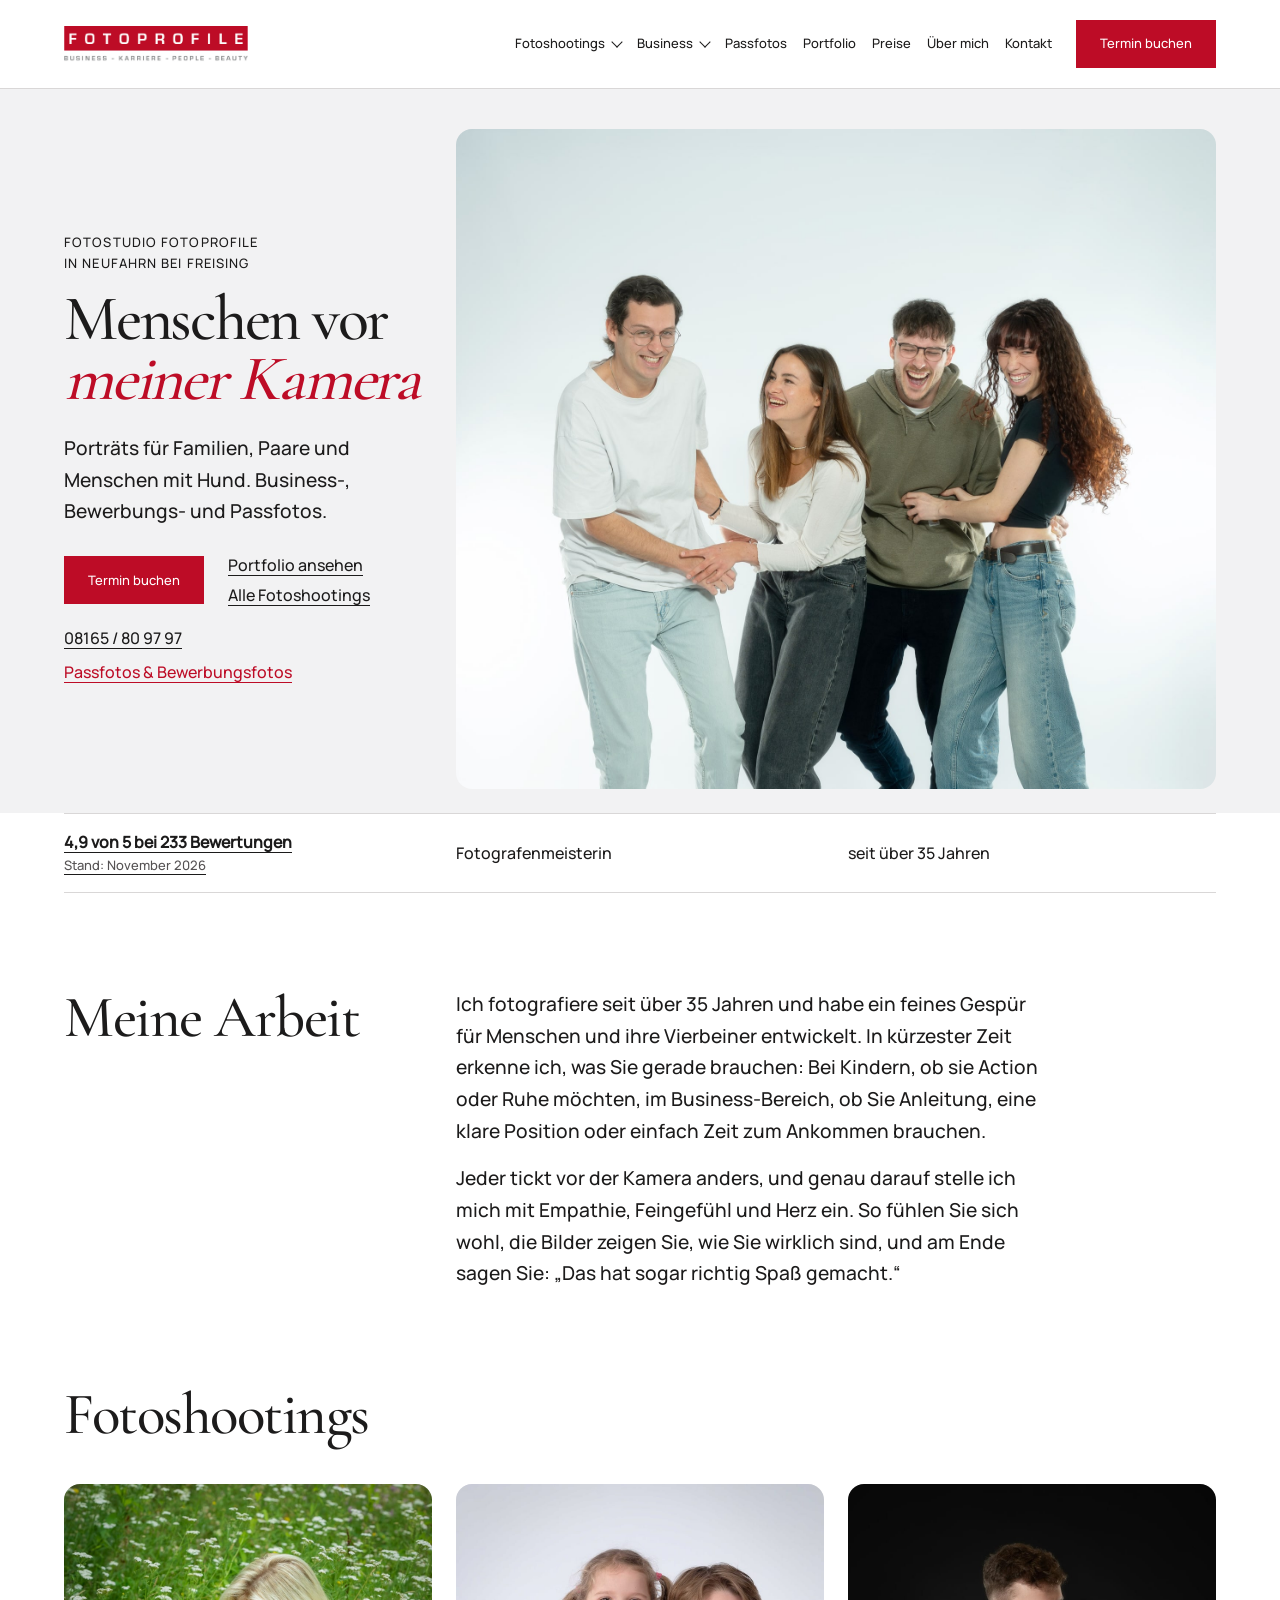
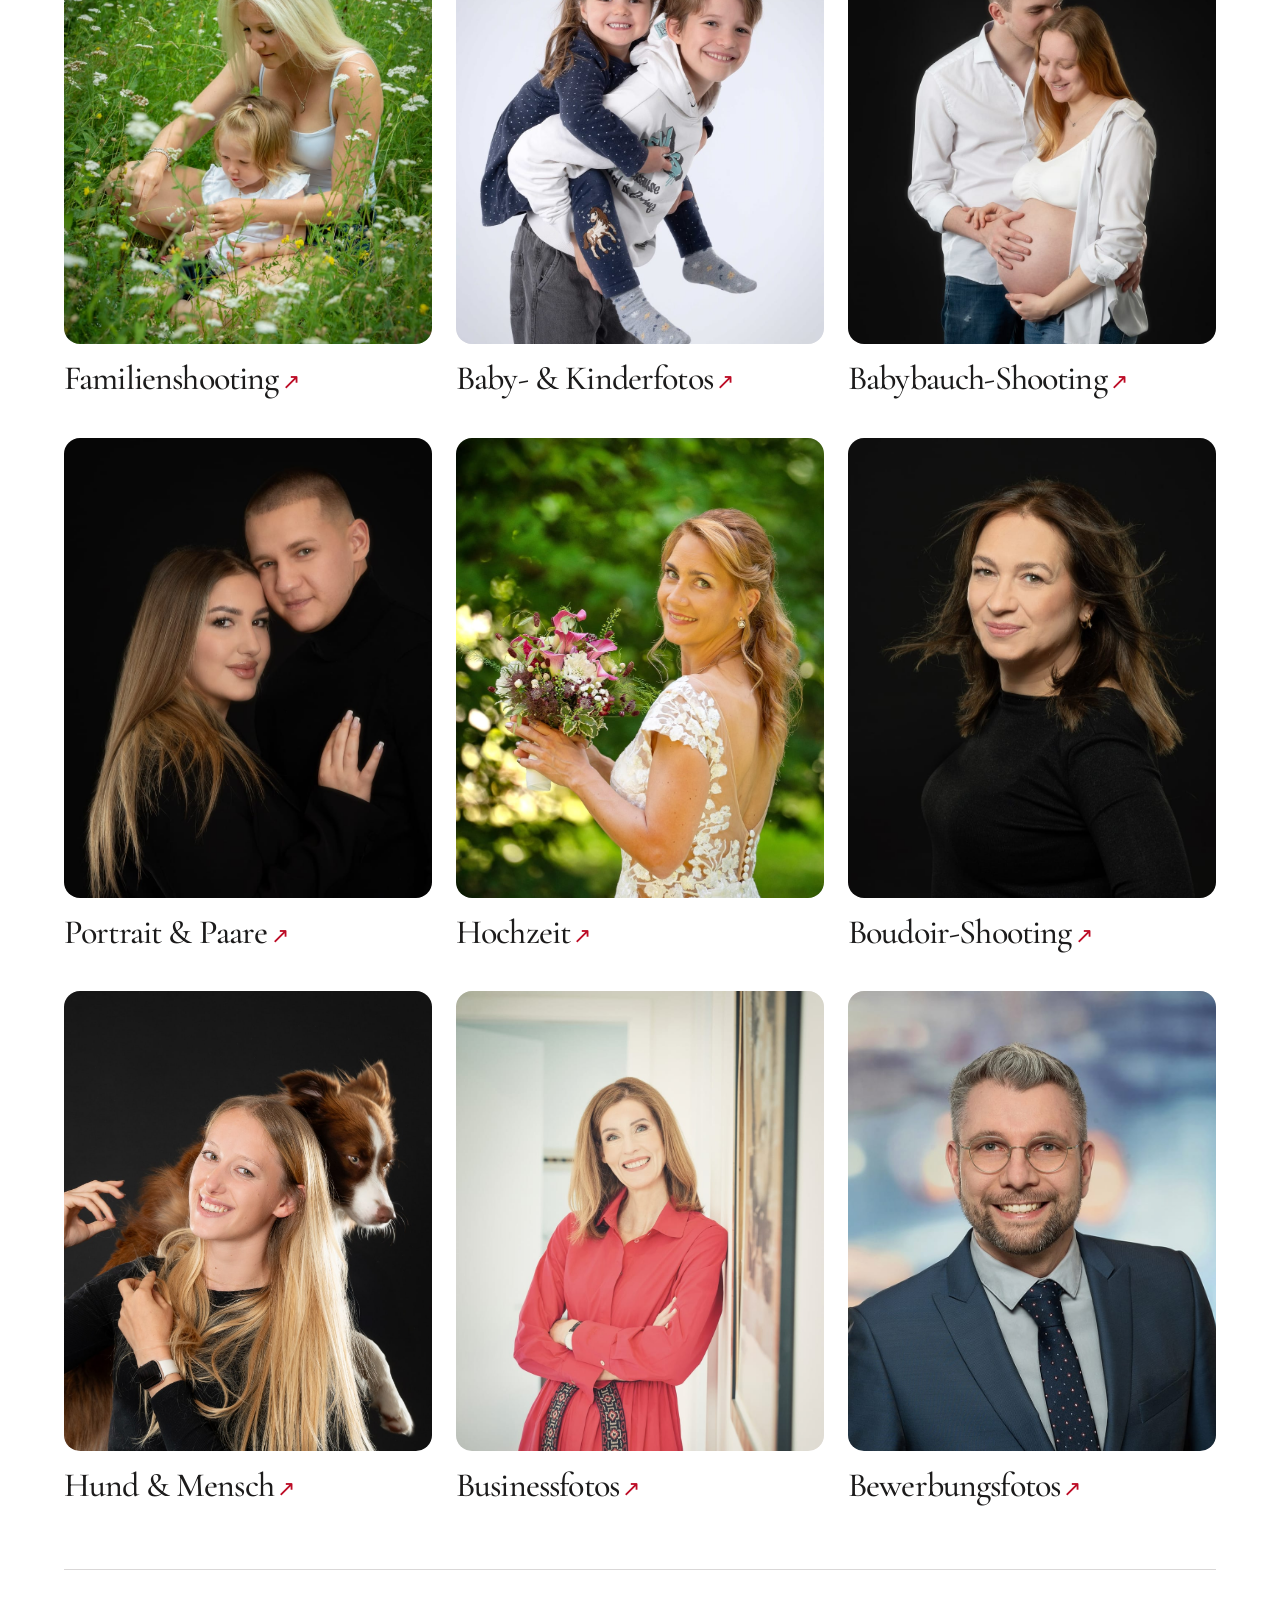
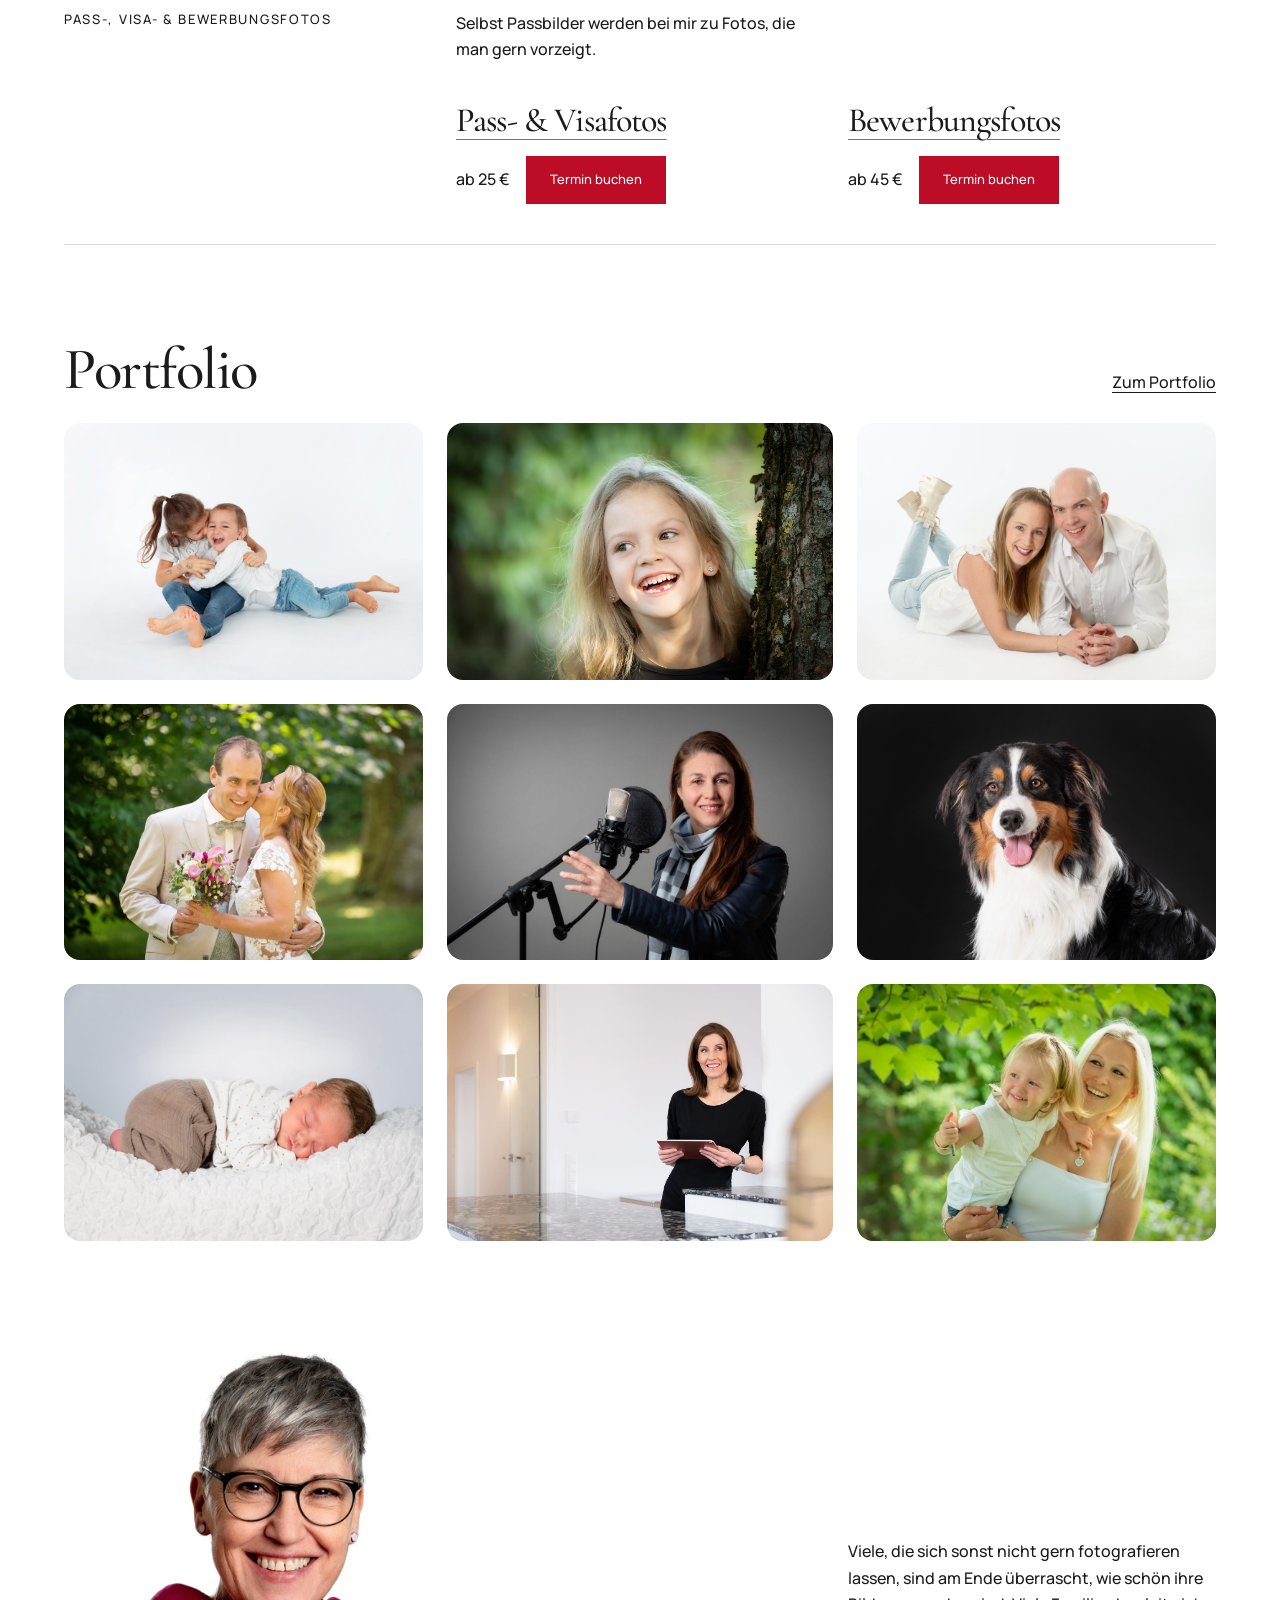
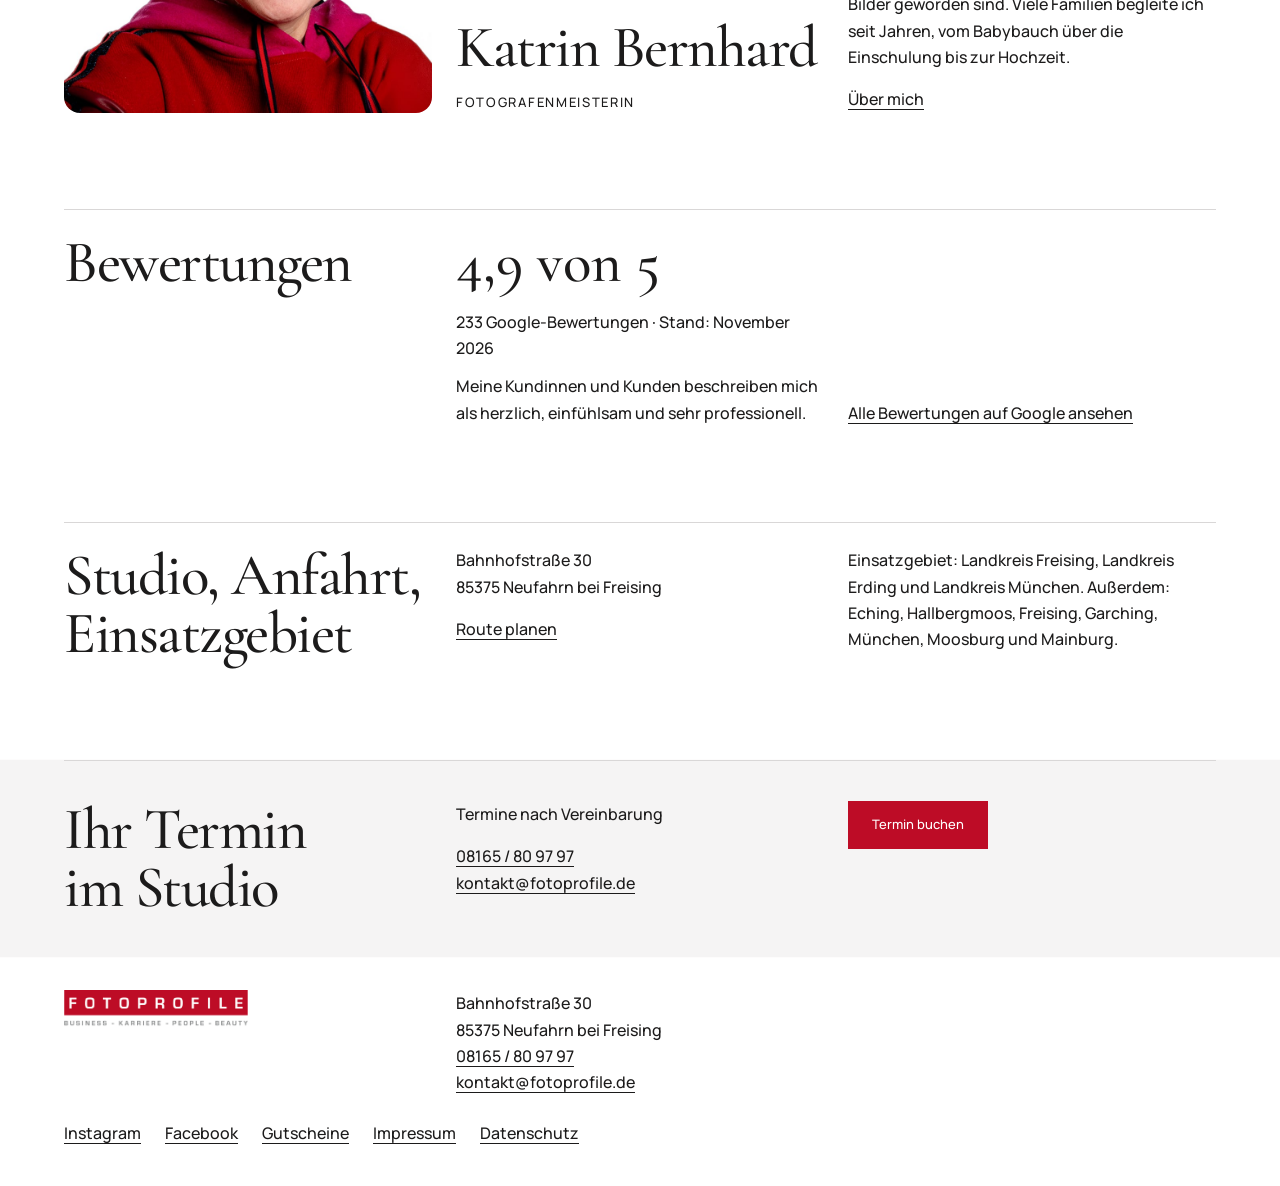
<file: entwurf-02/index.html>
<!DOCTYPE html>

<html lang="de">
<head>
  <meta name="robots" content="noindex, nofollow">
<meta charset="utf-8"/>
<meta content="width=device-width, initial-scale=1" name="viewport"/>
<title>Fotostudio in Neufahrn bei Freising | Fotoprofile Katrin Bernhard</title>
<meta content="Fotostudio in Neufahrn bei Freising. Katrin Bernhard, Fotografenmeisterin, fotografiert Familien, Paare, Menschen mit Hund sowie Business- und Bewerbungsporträts." name="description"/>
<meta content="Fotostudio in Neufahrn bei Freising | Fotoprofile Katrin Bernhard" property="og:title"/>
<meta content="Fotostudio in Neufahrn bei Freising. Katrin Bernhard, Fotografenmeisterin, fotografiert Familien, Paare, Menschen mit Hund sowie Business- und Bewerbungsporträts." property="og:description"/>
<meta content="images/familie-kinder-19.jpg" property="og:image"/>
<link href="css/site.css" rel="stylesheet"/>
<script defer="" src="js/site.js"></script>
</head>
<body class="direction-a">
<a class="skip-link" href="#main">Zum Inhalt</a>
<header class="header">
<div class="wrap header__inner">
<a aria-label="Fotoprofile, Startseite" class="header__logo" href="#hero"><img alt="Fotoprofile" height="334" src="images/logo-fotoprofile.png" width="1690"/></a>
<nav aria-label="Hauptnavigation" class="nav" id="navigation">
<details class="nav__group"><summary>Fotoshootings</summary><ul><li><a href="#services">Alle Fotoshootings</a></li><li><a href="/familienshooting/">Familienshooting</a></li><li><a href="/baby-kinderfotos/">Baby- &amp; Kinderfotos</a></li><li><a href="/babybauch-shooting/">Babybauch-Shooting</a></li><li><a href="/portraitshooting/">Portrait &amp; Paare</a></li><li><a href="/hochzeitsfotograf/">Hochzeit</a></li><li><a href="/boudoir-shooting/">Boudoir-Shooting</a></li><li><a href="/tierfotografie/">Hund &amp; Mensch</a></li></ul></details>
<details class="nav__group"><summary>Business</summary><ul><li><a href="/bewerbungsfotos/">Bewerbungsfotos</a></li><li><a href="/businessfotos/">Businessfotos</a></li><li><a href="/businessfotos/#personal-branding">Personal Branding</a></li></ul></details>
<a href="/passfotos/">Passfotos</a>
<a href="/portfolio/">Portfolio</a><a href="/preise/">Preise</a><a href="/ueber-mich/">Über mich</a><a href="/kontakt-anfahrt/">Kontakt</a>
</nav>
<a class="button" href="https://app.adon-crm.de/book/fotoprofile">Termin buchen</a>
<button aria-controls="navigation" aria-expanded="false" class="header__toggle" hidden="" type="button">Menü</button>
</div>
</header>
<main class="wrap" id="main" tabindex="-1">
<section class="hero" data-block="hero" id="hero">
<div class="hero__panel"><div class="hero__copy"><h1 class="hero__location">Fotostudio Fotoprofile in Neufahrn bei Freising</h1><p class="hero__headline">Menschen vor<br/> <em>meiner Kamera</em></p><figure class="hero__image"><img alt="Vier junge Leute lachen und lehnen sich im Studio aneinander" fetchpriority="high" height="1540" src="images/familie-kinder-19.jpg" width="2000"/></figure><p>Porträts für Familien, Paare und Menschen mit Hund. Business-, Bewerbungs- und Passfotos.</p></div></div>
<div class="hero__links"><div class="hero__actions"><a class="button" href="https://app.adon-crm.de/book/fotoprofile">Termin buchen</a><a class="text-link" href="#portfolio">Portfolio ansehen</a><a class="text-link hero__services-link" href="#services">Alle Fotoshootings</a></div><div class="hero__phone"><a href="tel:+498165809797">08165 / 80 97 97</a><a class="hero__quick-link" href="#studio-services">Passfotos &amp; Bewerbungsfotos</a></div></div>
</section>
<section class="trust" data-block="trust" id="trust">
<a href="https://www.google.com/maps?cid=15643413159361801759"><strong>4,9 von 5 bei 233 Bewertungen</strong><small>Stand: November 2026</small></a><span>Fotografenmeisterin</span><span>seit über 35 Jahren</span>
</section>
<section class="intro" data-block="intro" id="intro">
<h2>Meine Arbeit</h2><div class="intro__copy"><p>Ich fotografiere seit über 35 Jahren und habe ein feines Gespür für Menschen und ihre Vierbeiner entwickelt. In kürzester Zeit erkenne ich, was Sie gerade brauchen: Bei Kindern, ob sie Action oder Ruhe möchten, im Business-Bereich, ob Sie Anleitung, eine klare Position oder einfach Zeit zum Ankommen brauchen.</p><p>Jeder tickt vor der Kamera anders, und genau darauf stelle ich mich mit Empathie, Feingefühl und Herz ein. So fühlen Sie sich wohl, die Bilder zeigen Sie, wie Sie wirklich sind, und am Ende sagen Sie: „Das hat sogar richtig Spaß gemacht.“</p></div>
</section><section class="services" data-block="services" id="services" tabindex="-1">
<h2>Fotoshootings</h2>
<div class="service-grid" data-collection="">
<article class="service"><figure class="service__image"><img alt="Mutter und Kind sitzen zwischen Wiesenblumen" height="1400" loading="lazy" src="images/familie-oudoor-08.jpg" style="--focus:50% 20%" width="1000"/></figure><h3><a href="/familienshooting/">Familienshooting</a></h3></article>
<article class="service"><figure class="service__image"><img alt="Ein Junge trägt ein lachendes Mädchen huckepack" height="1400" loading="lazy" src="images/familie-kinder-15.jpg" style="--focus:50% 0%" width="1000"/></figure><h3><a href="/baby-kinderfotos/">Baby- &amp; Kinderfotos</a></h3></article>
<article class="service"><figure class="service__image"><img alt="Ein Mann küsst seine schwangere Partnerin auf die Stirn, beide halten den Babybauch" height="1500" loading="lazy" src="images/baucherl-08.jpg" style="--focus:50% 0%" width="1000"/></figure><h3><a href="/babybauch-shooting/">Babybauch-Shooting</a></h3></article>
<article class="service"><figure class="service__image"><img alt="Ein Paar lehnt Kopf an Kopf vor schwarzem Hintergrund" height="1100" loading="lazy" src="images/paerchen-10.jpg" style="--focus:45% 50%" width="1100"/></figure><h3><a href="/portraitshooting/">Portrait &amp; Paare</a></h3></article>
<article class="service"><figure class="service__image"><img alt="Braut mit Blumenstrauß blickt lächelnd über die Schulter" height="1400" loading="lazy" src="images/hochzeit-05.jpg" style="--focus:50% 10%" width="1000"/></figure><h3><a href="/hochzeitsfotograf/">Hochzeit</a></h3></article>
<article class="service"><figure class="service__image"><img alt="Porträt einer Frau in schwarzem Oberteil vor schwarzem Hintergrund" height="1100" loading="lazy" src="images/portrait-03.jpg" style="--focus:55% 50%" width="1100"/></figure><h3><a href="/boudoir-shooting/">Boudoir-Shooting</a></h3></article>
<article class="service"><figure class="service__image"><img alt="Eine Frau trägt ihren Hund auf der Schulter" height="1429" loading="lazy" src="images/hundemenschen-01.jpg" style="--focus:62% 50%" width="2000"/></figure><h3><a href="/tierfotografie/">Hund &amp; Mensch</a></h3></article>
<article class="service"><figure class="service__image"><img alt="Frau im roten Kleid lehnt mit verschränkten Armen an einer Wand" height="1503" loading="lazy" src="images/business-image-34.jpg" style="--focus:50% 10%" width="1000"/></figure><h3><a href="/businessfotos/">Businessfotos</a></h3></article>
<article class="service service--also-quick"><figure class="service__image"><img alt="Lächelnder Mann mit Brille im dunkelblauen Anzug" height="1100" loading="lazy" src="images/bewerbung-karriere-02.jpg" style="--focus:45% 50%" width="1100"/></figure><h3><a href="/bewerbungsfotos/">Bewerbungsfotos</a></h3></article>
</div>
<div class="quick-services" id="studio-services" tabindex="-1"><h3 class="section-label">Pass-, Visa- &amp; Bewerbungsfotos</h3><p class="quick-services__lead">Selbst Passbilder werden bei mir zu Fotos, die man gern vorzeigt.</p><div class="quick-services__list" data-collection=""><article class="quick-service"><h4><a href="/passfotos/">Pass- &amp; Visafotos</a></h4><div class="service__booking"><span>ab 25 €</span><a aria-label="Termin buchen für Passfotos" class="button" href="https://app.adon-crm.de/book/fotoprofile">Termin buchen</a></div></article><article class="quick-service"><h4><a href="/bewerbungsfotos/">Bewerbungsfotos</a></h4><div class="service__booking"><span>ab 45 €</span><a aria-label="Termin buchen für Bewerbungsfotos" class="button" href="https://app.adon-crm.de/book/fotoprofile">Termin buchen</a></div></article></div></div>
</section>
<section class="portfolio" data-block="portfolio" id="portfolio">
<div class="section-heading"><h2>Portfolio</h2><a class="text-link" href="/portfolio/">Zum Portfolio</a></div>
<div class="portfolio__grid" data-collection="">
<figure><img alt="Zwei Kinder umarmen sich auf dem Studioboden" height="1428" loading="lazy" src="images/familie-kinder-09.jpg" width="2000"/></figure>
<figure><img alt="Lachendes Mädchen neben einem Baum" height="932" loading="lazy" src="images/familie-oudoor-14.jpg" width="1400"/></figure>
<figure><img alt="Lachendes Paar liegt auf hellem Studioboden" height="1429" loading="lazy" src="images/paerchen-11.jpg" width="2000"/></figure>
<figure><img alt="Brautpaar mit Blumenstrauß im Grünen" height="1428" loading="lazy" src="images/hochzeit-02.jpg" width="2000"/></figure>
<figure><img alt="Frau im Blazer neben einem Studiomikrofon" height="1331" loading="lazy" src="images/business-image-25.jpg" width="2000"/></figure>
<figure><img alt="Hund mit weißer Brust vor schwarzem Hintergrund" height="1428" loading="lazy" src="images/hundemenschen-14.jpg" width="2000"/></figure>
<figure><img alt="Schlafendes Baby auf einer weißen Decke" height="1429" loading="lazy" src="images/baby-06.jpg" width="2000"/></figure>
<figure><img alt="Frau mit Tablet an einem hellen Empfangstresen" height="932" loading="lazy" src="images/business-image-01.jpg" width="1400"/></figure>
<figure><img alt="Mutter hält ihr Kind im Grünen" height="1428" loading="lazy" src="images/familie-oudoor-09.jpg" width="2000"/></figure>
</div>
</section>
<section class="about" data-block="about" id="about">
<figure><img alt="Katrin Bernhard mit Brille und rotem Oberteil" height="900" loading="lazy" src="images/katrin-bernhard-portrait.jpg" width="900"/></figure><div class="about__head"><h2>Katrin Bernhard</h2><p class="section-label">Fotografenmeisterin</p></div><div class="about__copy"><p>Viele, die sich sonst nicht gern fotografieren lassen, sind am Ende überrascht, wie schön ihre Bilder geworden sind. Viele Familien begleite ich seit Jahren, vom Babybauch über die Einschulung bis zur Hochzeit.</p><a class="text-link" href="/ueber-mich/">Über mich</a></div>
</section>
<section class="testimonials" data-block="testimonials" id="testimonials">
<h2>Bewertungen</h2><div class="testimonials__score"><p class="testimonials__rating">4,9 von 5</p><p>233 Google-Bewertungen · Stand: November 2026</p><p class="testimonials__lead">Meine Kundinnen und Kunden beschreiben mich als herzlich, einfühlsam und sehr professionell.</p></div><div class="testimonials__more"><a class="text-link" href="https://www.google.com/maps?cid=15643413159361801759">Alle Bewertungen auf Google ansehen</a></div>
</section>
<section class="area" data-block="area" id="area">
<h2>Studio, Anfahrt, Einsatzgebiet</h2><div class="area__address"><address>Bahnhofstraße 30<br/>85375 Neufahrn bei Freising</address>
<a class="text-link" href="https://www.google.com/maps/dir/?api=1&amp;destination=Bahnhofstra%C3%9Fe%2030%2C%2085375%20Neufahrn%20bei%20Freising">Route planen</a></div><div class="area__region"><p>Einsatzgebiet: Landkreis Freising, Landkreis Erding und Landkreis München. Außerdem: Eching, Hallbergmoos, Freising, Garching, München, Moosburg und Mainburg.</p></div>
</section>
<section class="contact" data-block="contact" id="contact">
<h2>Ihr Termin im Studio</h2><div class="contact__details"><p>Termine nach Vereinbarung</p><p><a href="tel:+498165809797">08165 / 80 97 97</a><br/><a href="mailto:kontakt@fotoprofile.de">kontakt@fotoprofile.de</a></p></div><div class="contact__action"><a class="button" href="https://app.adon-crm.de/book/fotoprofile">Termin buchen</a></div>
</section>
</main>
<footer class="footer">
<div class="wrap footer__inner">
<a aria-label="Fotoprofile, nach oben" class="footer__logo" href="#hero"><img alt="Fotoprofile" height="334" loading="lazy" src="images/logo-fotoprofile.png" width="1690"/></a>
<address>Bahnhofstraße 30<br/>85375 Neufahrn bei Freising<br/><a href="tel:+498165809797">08165 / 80 97 97</a><br/><a href="mailto:kontakt@fotoprofile.de">kontakt@fotoprofile.de</a></address>
<nav aria-label="Weitere Links"><a href="https://www.instagram.com/fotoprofile.neufahrn/">Instagram</a><a href="https://www.facebook.com/KatrinBernhardFotografie">Facebook</a><a href="/gutscheine/">Gutscheine</a><a href="/impressum/">Impressum</a><a href="/datenschutzerklaerung/">Datenschutz</a></nav>
</div>
</footer>
</body>
</html>
</file>
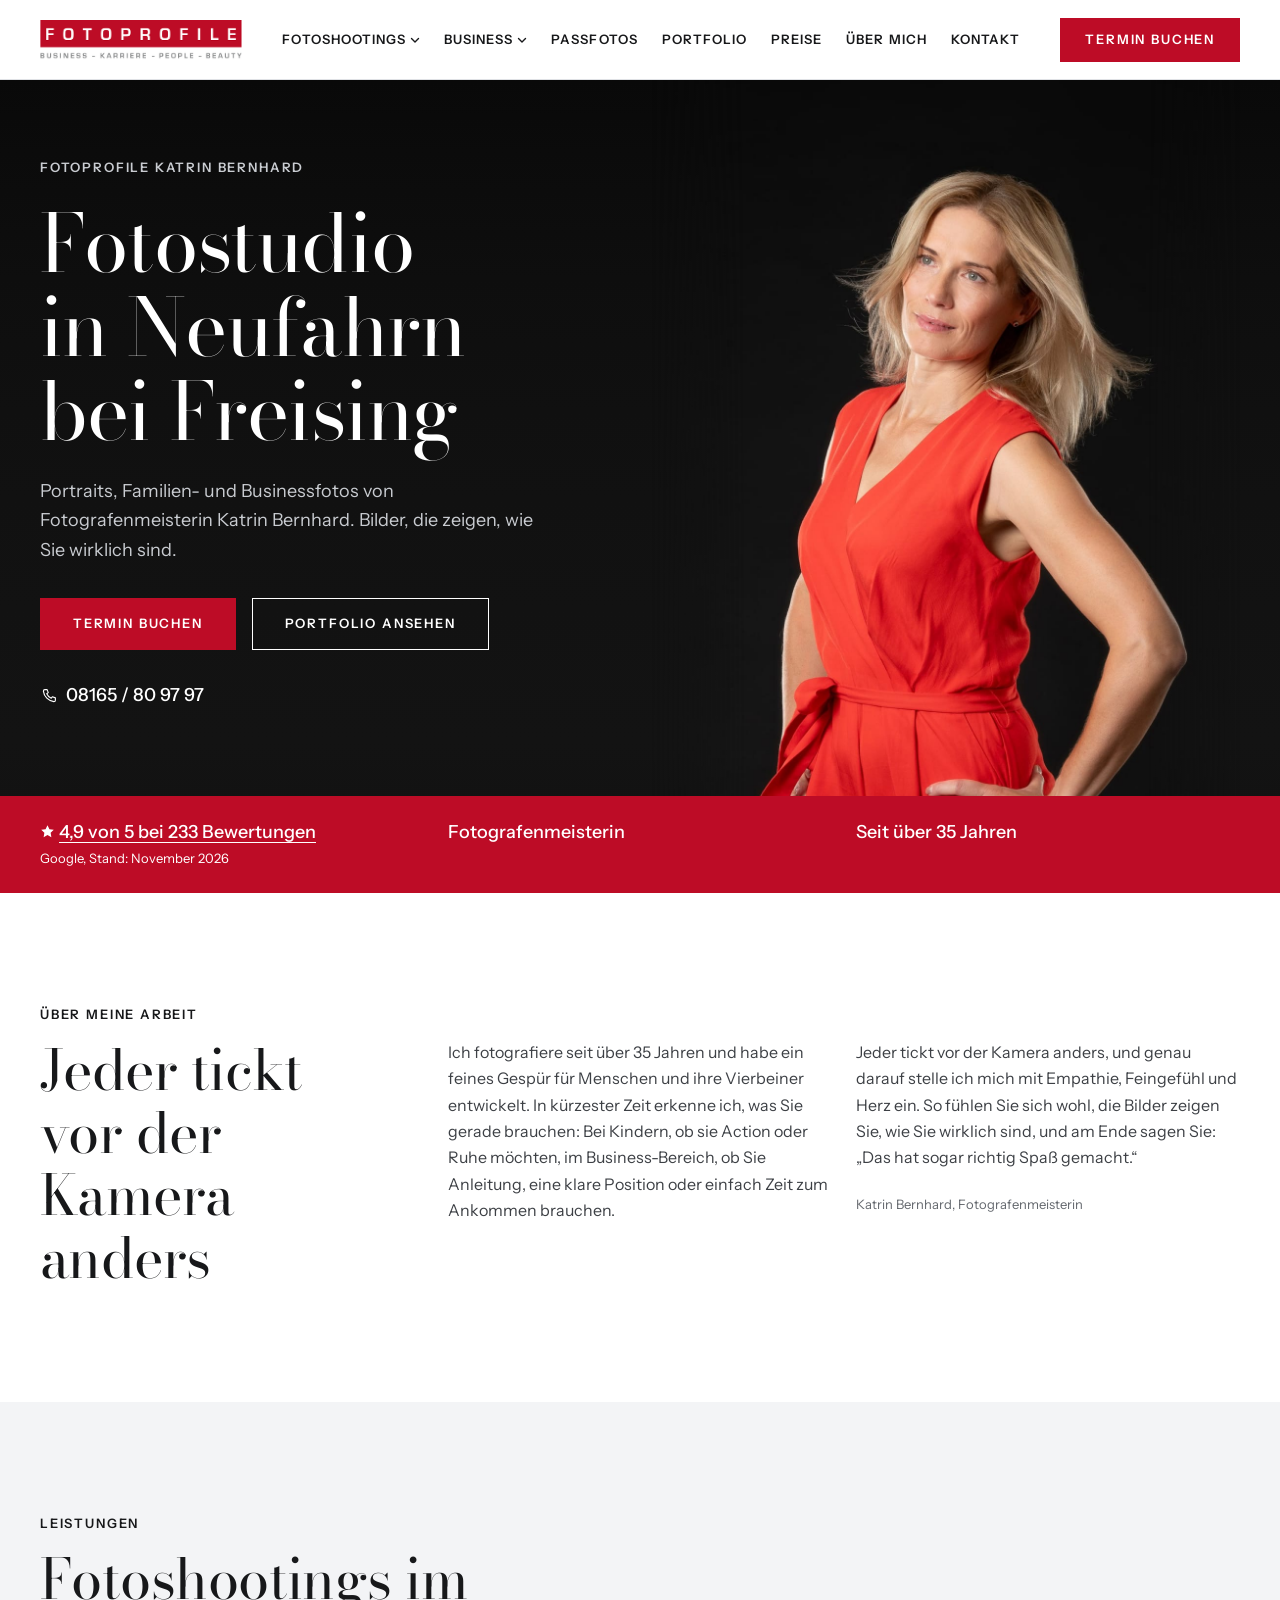
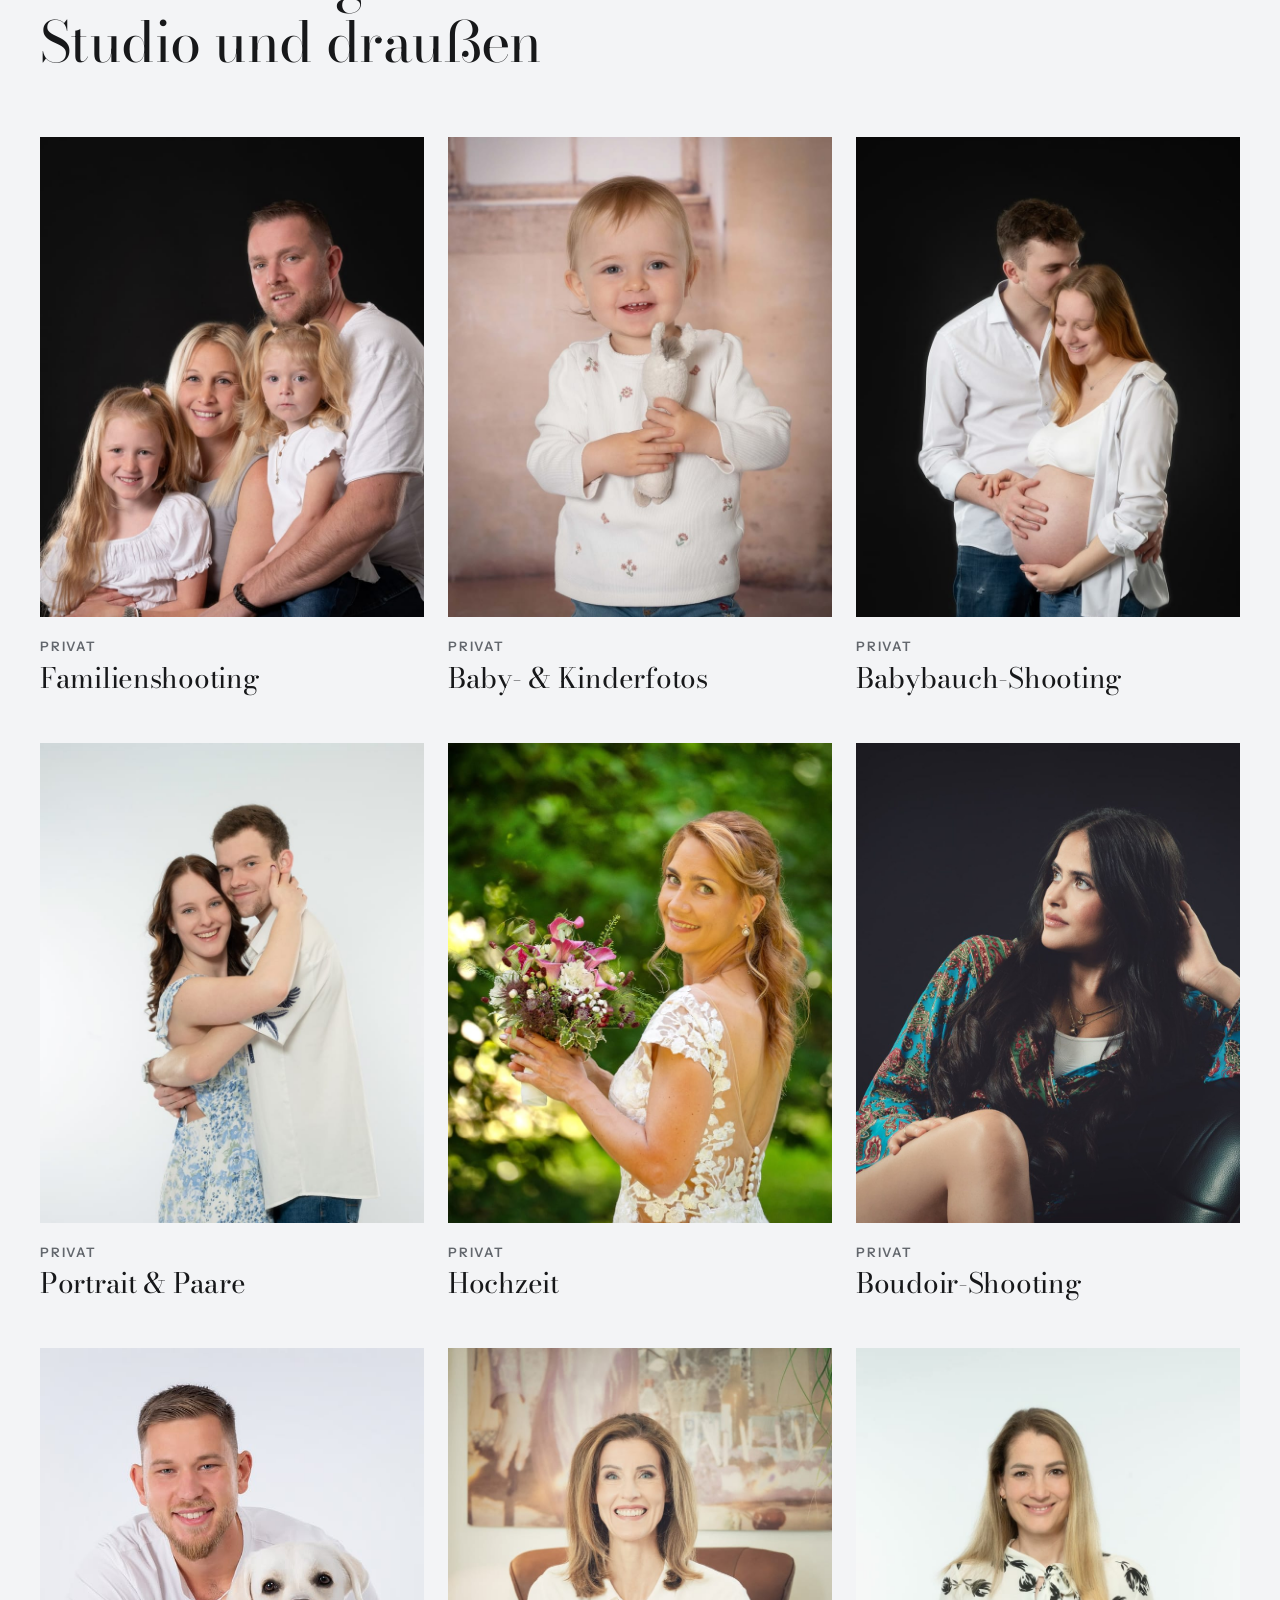
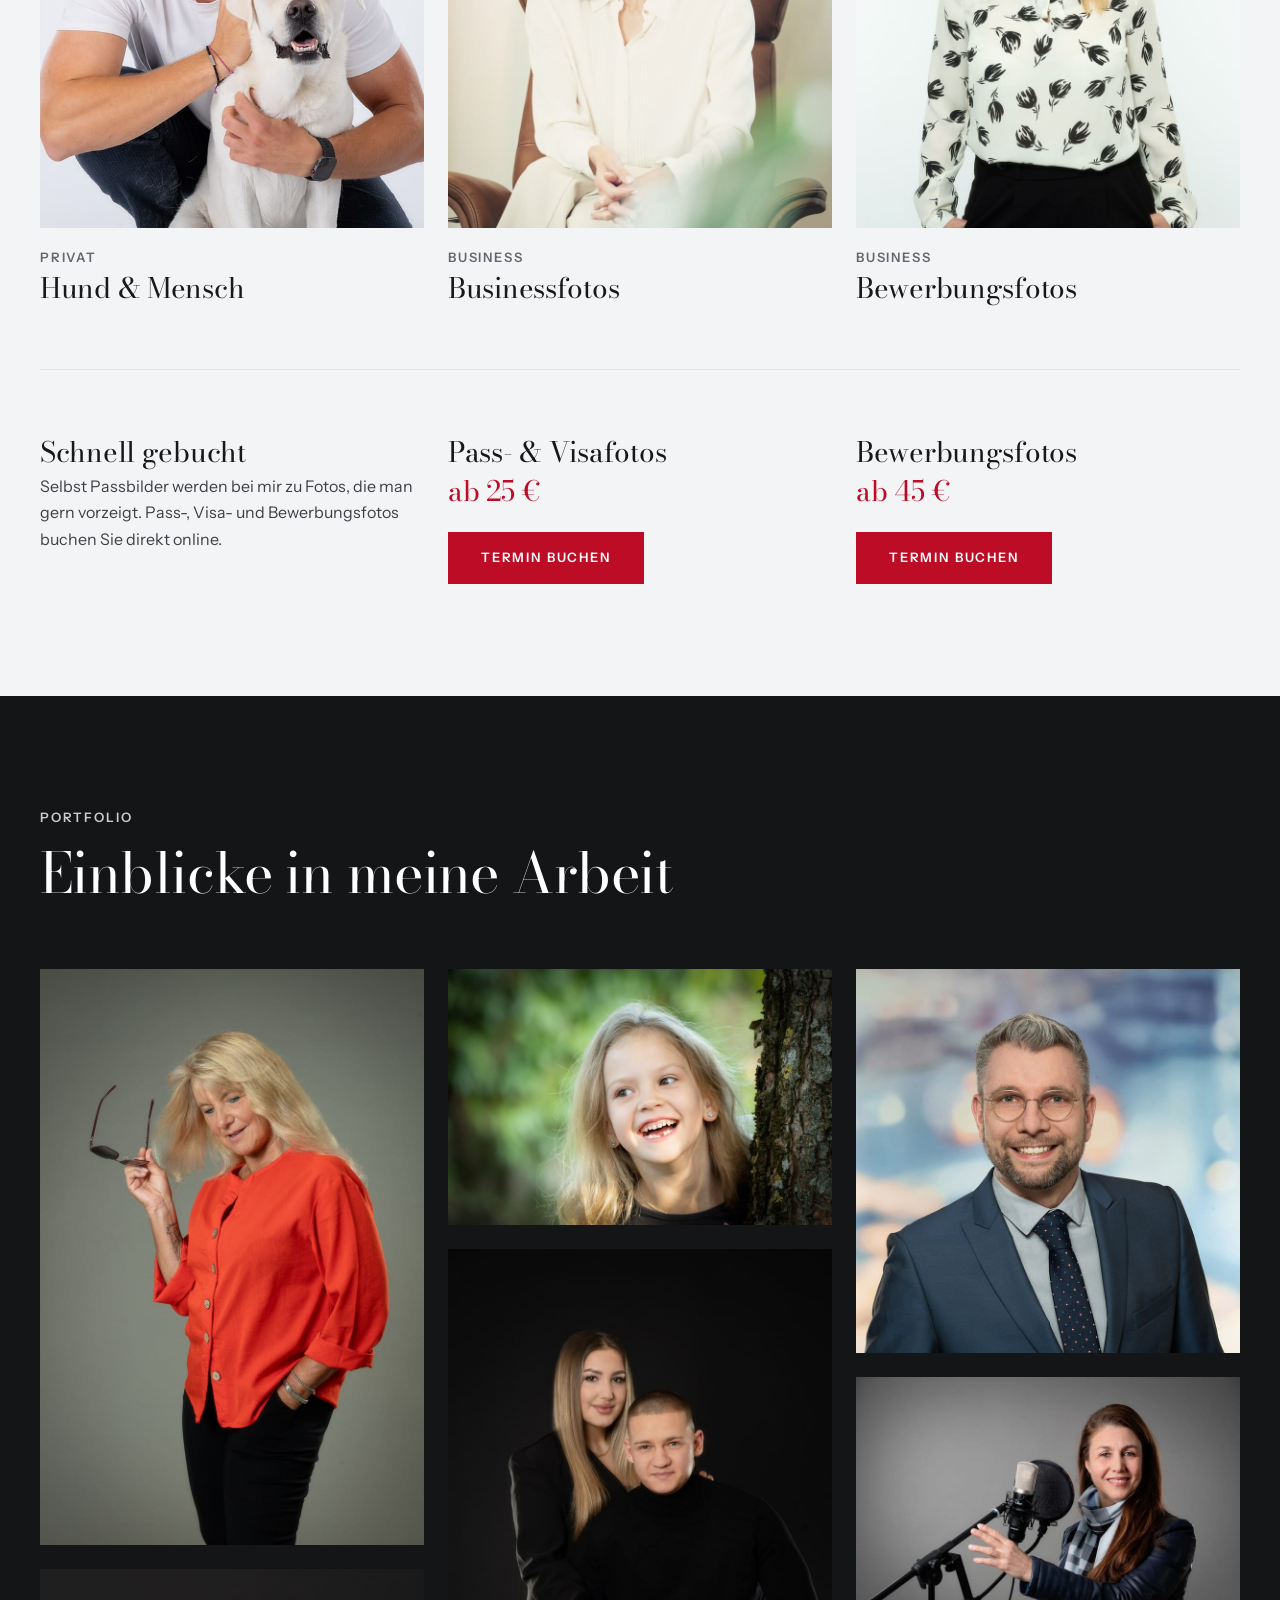
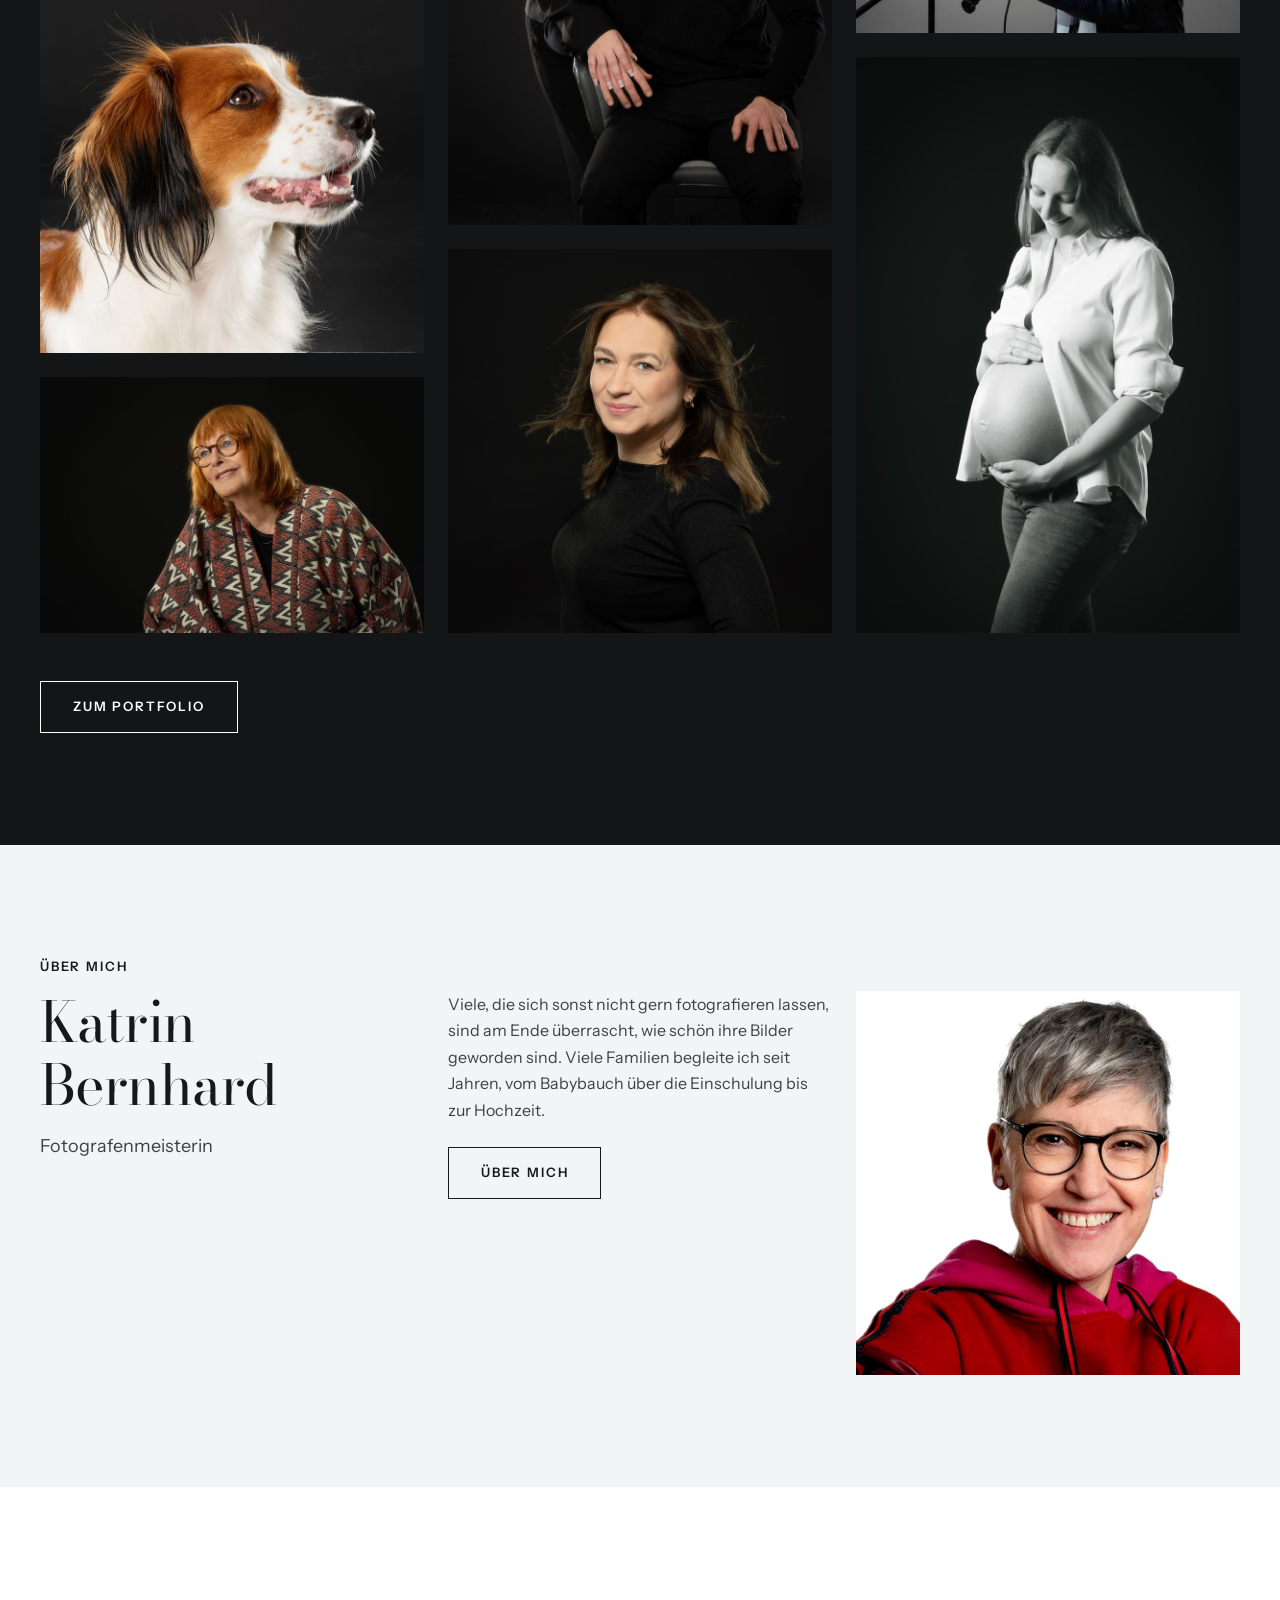
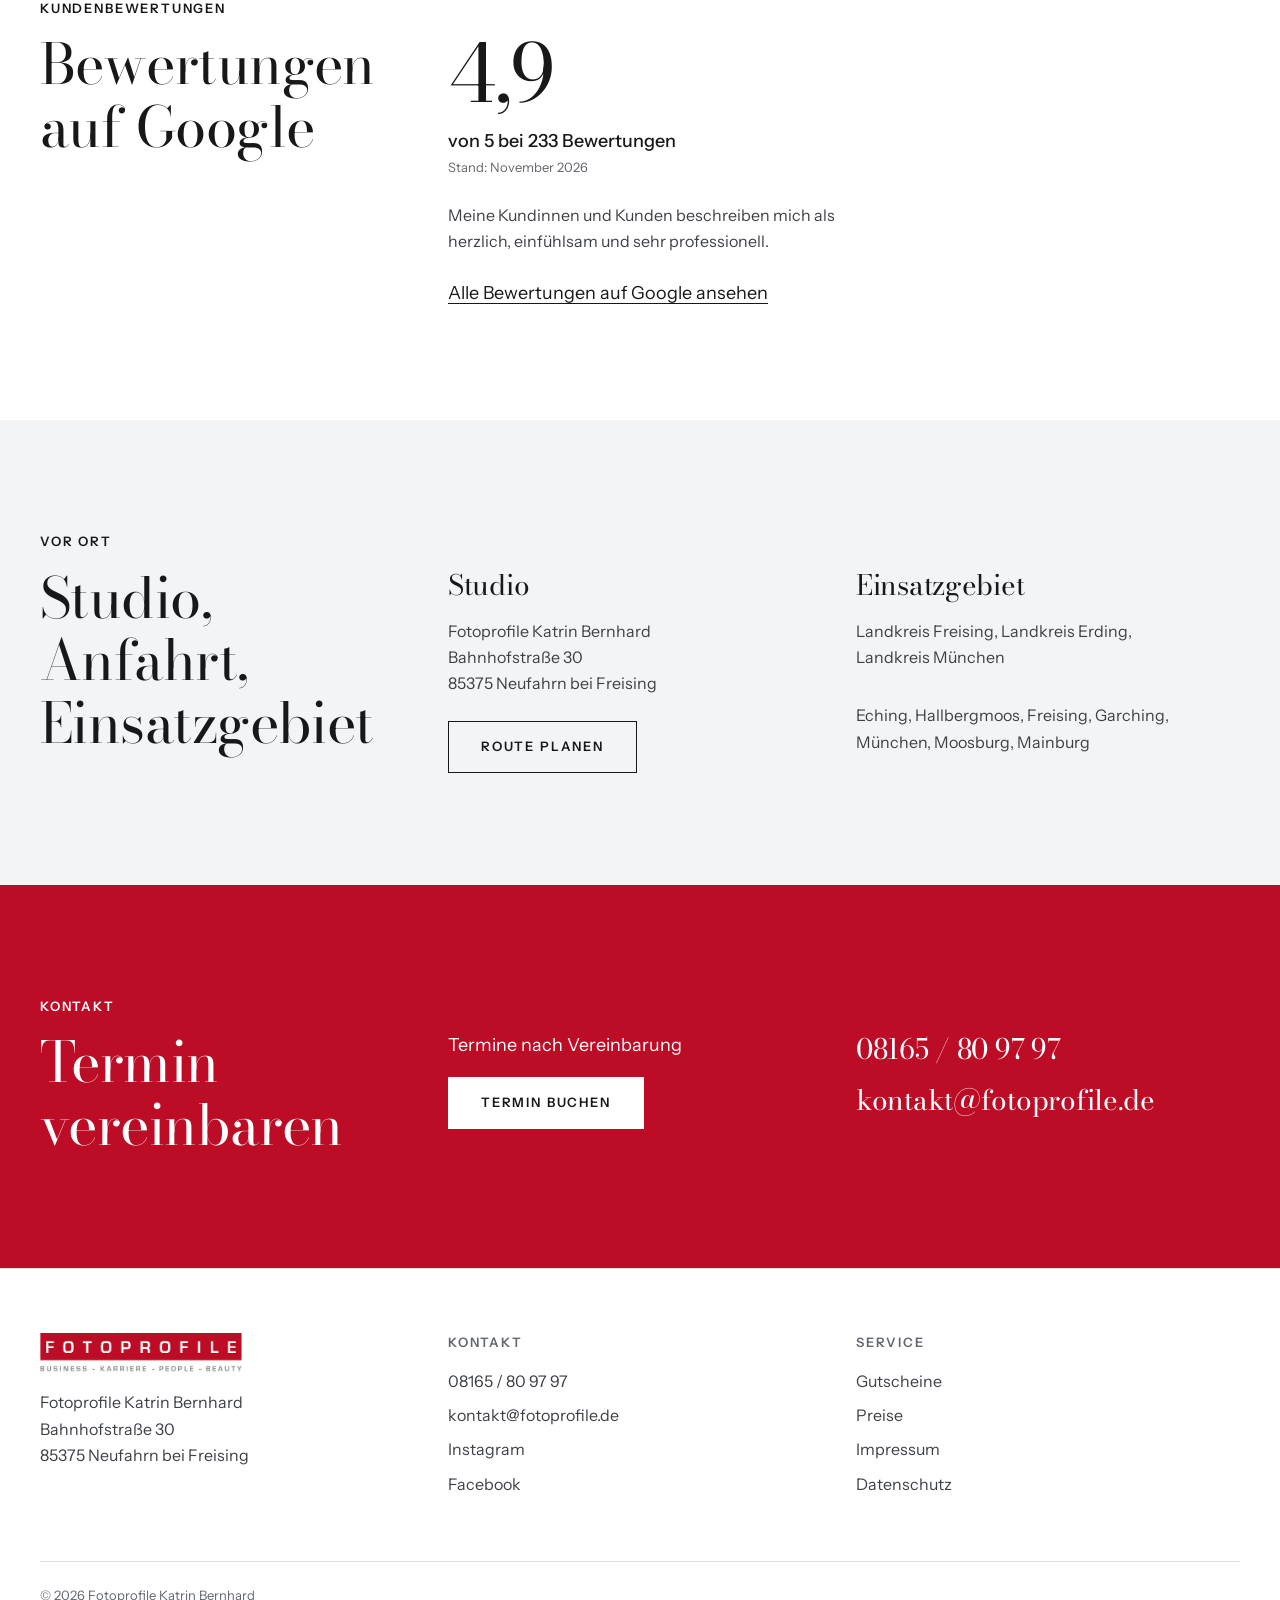
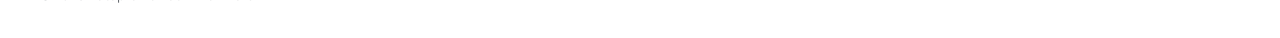
<file: entwurf-03/index.html>
<!doctype html>
<html lang="de" class="no-js">
<head>
  <meta name="robots" content="noindex, nofollow">
  <meta charset="utf-8">
  <meta name="viewport" content="width=device-width, initial-scale=1">
  <title>Fotostudio in Neufahrn bei Freising | Fotoprofile Katrin Bernhard</title>
  <meta name="description" content="Fotostudio in Neufahrn bei Freising: Portrait-, Familien-, Business- und Bewerbungsfotos sowie Pass- und Visafotos von Fotografenmeisterin Katrin Bernhard.">
  <link rel="canonical" href="https://www.fotoprofile.de/">
  <meta property="og:type" content="website">
  <meta property="og:locale" content="de_DE">
  <meta property="og:url" content="https://www.fotoprofile.de/">
  <meta property="og:title" content="Fotostudio in Neufahrn bei Freising | Fotoprofile Katrin Bernhard">
  <meta property="og:description" content="Fotostudio in Neufahrn bei Freising: Portrait-, Familien-, Business- und Bewerbungsfotos sowie Pass- und Visafotos von Fotografenmeisterin Katrin Bernhard.">
  <meta property="og:image" content="https://www.fotoprofile.de/images/og-fotoprofile.jpg">
  <meta name="theme-color" content="#ffffff">
  <script>document.documentElement.className = 'js';</script>
  <link rel="preload" href="fonts/bodoni-moda-latin-opsz-normal.woff2" as="font" type="font/woff2" crossorigin>
  <link rel="preload" href="fonts/instrument-sans-latin-400-normal.woff2" as="font" type="font/woff2" crossorigin>
  <link rel="stylesheet" href="css/tokens.css">
  <link rel="stylesheet" href="css/style.css">
</head>
<body class="page page--b">

  <a class="skip-link" href="#inhalt">Zum Inhalt springen</a>

  <header class="site-header" data-block="header">
    <div class="container site-header__inner">
      <a class="site-header__logo" href="/" aria-label="Fotoprofile Katrin Bernhard, zur Startseite">
        <img src="images/logo-fotoprofile.png" width="480" height="95" alt="Fotoprofile: Business, Karriere, People, Beauty">
      </a>

      <nav class="nav" id="hauptnavigation" aria-label="Hauptnavigation">
        <ul class="nav__list" data-collection="navigation">
          <li class="nav__item nav__item--sub">
            <button class="nav__link nav__toggle" type="button" aria-expanded="false" aria-controls="nav-fotoshootings">Fotoshootings <svg class="nav__chevron" viewBox="0 0 10 10" aria-hidden="true" focusable="false"><path d="M1.5 3.5 5 7l3.5-3.5" fill="none" stroke="currentColor" stroke-width="1.4" stroke-linecap="round" stroke-linejoin="round"/></svg></button>
            <ul class="nav__sub" id="nav-fotoshootings">
              <li><a class="nav__sublink" href="/familienshooting/">Familienshooting</a></li>
              <li><a class="nav__sublink" href="/baby-kinderfotos/">Baby- &amp; Kinderfotos</a></li>
              <li><a class="nav__sublink" href="/babybauch-shooting/">Babybauch-Shooting</a></li>
              <li><a class="nav__sublink" href="/portraitshooting/">Portrait &amp; Paare</a></li>
              <li><a class="nav__sublink" href="/hochzeitsfotograf/">Hochzeit</a></li>
              <li><a class="nav__sublink" href="/boudoir-shooting/">Boudoir-Shooting</a></li>
              <li><a class="nav__sublink" href="/tierfotografie/">Hund &amp; Mensch</a></li>
            </ul>
          </li>
          <li class="nav__item nav__item--sub">
            <button class="nav__link nav__toggle" type="button" aria-expanded="false" aria-controls="nav-business">Business <svg class="nav__chevron" viewBox="0 0 10 10" aria-hidden="true" focusable="false"><path d="M1.5 3.5 5 7l3.5-3.5" fill="none" stroke="currentColor" stroke-width="1.4" stroke-linecap="round" stroke-linejoin="round"/></svg></button>
            <ul class="nav__sub" id="nav-business">
              <li><a class="nav__sublink" href="/bewerbungsfotos/">Bewerbungsfotos</a></li>
              <li><a class="nav__sublink" href="/businessfotos/">Businessfotos</a></li>
              <li><a class="nav__sublink" href="/businessfotos/#personal-branding">Personal Branding</a></li>
            </ul>
          </li>
          <li class="nav__item"><a class="nav__link" href="/passfotos/">Passfotos</a></li>
          <li class="nav__item"><a class="nav__link" href="/portfolio/">Portfolio</a></li>
          <li class="nav__item"><a class="nav__link" href="/preise/">Preise</a></li>
          <li class="nav__item"><a class="nav__link" href="/ueber-mich/">Über mich</a></li>
          <li class="nav__item"><a class="nav__link" href="/kontakt-anfahrt/">Kontakt</a></li>
        </ul>
      </nav>

      <div class="site-header__actions">
        <a class="button button--primary button--compact" href="https://app.adon-crm.de/book/fotoprofile">Termin buchen</a>
        <button class="burger" type="button" aria-controls="hauptnavigation" aria-expanded="false" aria-label="Menü öffnen">
          <span class="burger__line"></span><span class="burger__line"></span><span class="burger__line"></span>
        </button>
      </div>
    </div>
  </header>

  <main id="inhalt">

    <section class="hero hero--full" id="start" data-block="hero">
      <div class="container hero__inner">
        <div class="hero__content">
          <p class="label">Fotoprofile Katrin Bernhard</p>
          <h1 class="hero__title">Fotostudio in Neufahrn bei Freising</h1>
          <p class="hero__lead lead">Portraits, Familien- und Businessfotos von Fotografenmeisterin Katrin Bernhard. Bilder, die zeigen, wie Sie wirklich sind.</p>
          <div class="hero__actions button-row">
            <a class="button button--primary" href="https://app.adon-crm.de/book/fotoprofile">Termin buchen</a>
            <a class="button button--secondary" href="/portfolio/">Portfolio ansehen</a>
          </div>
          <a class="hero__phone" href="tel:+498165809797"><svg class="hero__phone-icon" viewBox="0 0 24 24" aria-hidden="true" focusable="false"><path d="M6.5 3.5h3l1.5 4-2 1.5a12 12 0 0 0 6 6l1.5-2 4 1.5v3a2 2 0 0 1-2 2 16 16 0 0 1-14-14 2 2 0 0 1 2-2Z" fill="none" stroke="currentColor" stroke-width="1.5" stroke-linejoin="round"/></svg><span class="visually-hidden">Telefon: </span>08165 / 80 97 97</a>
        </div>
        <figure class="hero__media">
        <img src="images/hero-portrait-rotes-kleid.jpg" width="1200" height="1800" alt="Portrait im Studio: Frau mit blondem Haar im roten Kleid vor schwarzem Hintergrund" style="--focus: 50% 0%" fetchpriority="high" decoding="async">
      </figure>
      </div>
    </section>

    <section class="trust trust--accent" id="vertrauen" data-block="trust" aria-label="Auf einen Blick">
      <div class="container">
        <ul class="trust__list thirds" data-collection="trust">
          <li class="trust__item">
            <a class="trust__fact link" href="https://www.google.com/maps?cid=15643413159361801759" rel="noopener"><svg class="trust__star" viewBox="0 0 16 16" aria-hidden="true" focusable="false"><path d="M8 1.3l2.06 4.18 4.62.67-3.34 3.26.79 4.59L8 11.83 3.87 14l.79-4.59L1.32 6.15l4.62-.67L8 1.3z" fill="currentColor"/></svg>4,9 von 5 bei 233 Bewertungen</a>
            <span class="small">Google, Stand: November 2026</span>
          </li>
          <li class="trust__item">
            <span class="trust__fact">Fotografenmeisterin</span>
          </li>
          <li class="trust__item">
            <span class="trust__fact">Seit über 35 Jahren</span>
          </li>
        </ul>
      </div>
    </section>

    <section class="section intro" id="arbeitsweise" data-block="intro">
      <div class="container thirds intro__columns">
        <header class="section-head reveal">
          <p class="label">Über meine Arbeit</p>
          <h2 class="section-head__title">Jeder tickt vor der Kamera anders</h2>
        </header>
        <div class="intro__column reveal">
          <p class="text">Ich fotografiere seit über 35 Jahren und habe ein feines Gespür für Menschen und ihre Vierbeiner entwickelt. In kürzester Zeit erkenne ich, was Sie gerade brauchen: Bei Kindern, ob sie Action oder Ruhe möchten, im Business-Bereich, ob Sie Anleitung, eine klare Position oder einfach Zeit zum Ankommen brauchen.</p>
        </div>
        <div class="intro__column reveal">
          <p class="text">Jeder tickt vor der Kamera anders, und genau darauf stelle ich mich mit Empathie, Feingefühl und Herz ein. So fühlen Sie sich wohl, die Bilder zeigen Sie, wie Sie wirklich sind, und am Ende sagen Sie: „Das hat sogar richtig Spaß gemacht.“</p>
          <p class="intro__signature small">Katrin Bernhard, Fotografenmeisterin</p>
        </div>
      </div>
    </section>

    <section class="section section--alt services" id="leistungen" data-block="services">
      <div class="container">
        <header class="section-head section-head--wide reveal">
          <p class="label">Leistungen</p>
          <h2 class="section-head__title">Fotoshootings im Studio und draußen</h2>
        </header>

        <div class="services__grid thirds reveal" data-collection="services">
          <article class="service-card">
            <div class="service-card__media">
              <img src="images/leistung-familienshooting.jpg" width="800" height="1120" alt="Familie mit zwei Töchtern vor schwarzem Hintergrund, alle sitzen eng beieinander" style="--focus: 50% 0%" loading="lazy" decoding="async">
            </div>
            <p class="service-card__group label label--muted">Privat</p>
            <h3 class="service-card__title title-3"><a href="/familienshooting/">Familienshooting</a></h3>
          </article>
          <article class="service-card">
            <div class="service-card__media">
              <img src="images/leistung-baby-kinderfotos.jpg" width="800" height="1120" alt="Kleinkind im weißen Pullover hält ein Kuscheltier und strahlt in die Kamera" style="--focus: 50% 0%" loading="lazy" decoding="async">
            </div>
            <p class="service-card__group label label--muted">Privat</p>
            <h3 class="service-card__title title-3"><a href="/baby-kinderfotos/">Baby- &amp; Kinderfotos</a></h3>
          </article>
          <article class="service-card">
            <div class="service-card__media">
              <img src="images/leistung-babybauch-shooting.jpg" width="800" height="1200" alt="Werdende Eltern vor schwarzem Hintergrund: Er küsst ihre Stirn, beide halten den Babybauch" style="--focus: 50% 0%" loading="lazy" decoding="async">
            </div>
            <p class="service-card__group label label--muted">Privat</p>
            <h3 class="service-card__title title-3"><a href="/babybauch-shooting/">Babybauch-Shooting</a></h3>
          </article>
          <article class="service-card">
            <div class="service-card__media">
              <img src="images/leistung-portrait-paare.jpg" width="800" height="1200" alt="Junges Paar im Studio: Sie umarmt ihn und lächelt in die Kamera" style="--focus: 50% 0%" loading="lazy" decoding="async">
            </div>
            <p class="service-card__group label label--muted">Privat</p>
            <h3 class="service-card__title title-3"><a href="/portraitshooting/">Portrait &amp; Paare</a></h3>
          </article>
          <article class="service-card">
            <div class="service-card__media">
              <img src="images/leistung-hochzeit.jpg" width="800" height="1120" alt="Braut im Spitzenkleid mit Brautstrauß im Grünen, sie blickt über die Schulter in die Kamera" style="--focus: 50% 20%" loading="lazy" decoding="async">
            </div>
            <p class="service-card__group label label--muted">Privat</p>
            <h3 class="service-card__title title-3"><a href="/hochzeitsfotograf/">Hochzeit</a></h3>
          </article>
          <article class="service-card">
            <div class="service-card__media">
              <img src="images/leistung-boudoir-shooting.jpg" width="960" height="1200" alt="Frau mit langem dunklem Haar im gemusterten Kimono vor dunklem Hintergrund, der Blick geht zur Seite" style="--focus: 50% 50%" loading="lazy" decoding="async">
            </div>
            <p class="service-card__group label label--muted">Privat</p>
            <h3 class="service-card__title title-3"><a href="/boudoir-shooting/">Boudoir-Shooting</a></h3>
          </article>
          <article class="service-card">
            <div class="service-card__media">
              <img src="images/leistung-hund-mensch.jpg" width="800" height="800" alt="Mann im weißen T-Shirt hockt lächelnd hinter seinem weißen Labrador" style="--focus: 45% 50%" loading="lazy" decoding="async">
            </div>
            <p class="service-card__group label label--muted">Privat</p>
            <h3 class="service-card__title title-3"><a href="/tierfotografie/">Hund &amp; Mensch</a></h3>
          </article>
          <article class="service-card">
            <div class="service-card__media">
              <img src="images/leistung-businessfotos.jpg" width="800" height="1244" alt="Businessportrait: Frau im weißen Hosenanzug sitzt lächelnd in einem Ledersessel" style="--focus: 50% 0%" loading="lazy" decoding="async">
            </div>
            <p class="service-card__group label label--muted">Business</p>
            <h3 class="service-card__title title-3"><a href="/businessfotos/">Businessfotos</a></h3>
          </article>
          <article class="service-card">
            <div class="service-card__media">
              <img src="images/leistung-bewerbungsfotos.jpg" width="800" height="1200" alt="Bewerbungsfoto: Frau in gemusterter Bluse steht lächelnd vor hellem Hintergrund" style="--focus: 50% 0%" loading="lazy" decoding="async">
            </div>
            <p class="service-card__group label label--muted">Business</p>
            <h3 class="service-card__title title-3"><a href="/bewerbungsfotos/">Bewerbungsfotos</a></h3>
          </article>
        </div>

        <div class="quick thirds reveal" data-collection="quick-services">
          <div class="quick__head">
            <h3 class="title-3">Schnell gebucht</h3>
            <p class="text">Selbst Passbilder werden bei mir zu Fotos, die man gern vorzeigt. Pass-, Visa- und Bewerbungsfotos buchen Sie direkt online.</p>
          </div>
          <article class="quick-card">
            <div class="quick-card__top">
              <h3 class="quick-card__title title-3"><a href="/passfotos/">Pass- &amp; Visafotos</a></h3>
              <p class="quick-card__price title-3">ab 25 €</p>
            </div>
            <a class="button button--primary" href="https://app.adon-crm.de/book/fotoprofile" aria-label="Termin buchen für Passfotos">Termin buchen</a>
          </article>
          <article class="quick-card">
            <div class="quick-card__top">
              <h3 class="quick-card__title title-3"><a href="/bewerbungsfotos/">Bewerbungsfotos</a></h3>
              <p class="quick-card__price title-3">ab 45 €</p>
            </div>
            <a class="button button--primary" href="https://app.adon-crm.de/book/fotoprofile" aria-label="Termin buchen für Bewerbungsfotos">Termin buchen</a>
          </article>
        </div>
      </div>
    </section>

    <section class="section section--dark portfolio" id="portfolio" data-block="portfolio">
      <div class="container">
        <header class="section-head section-head--wide reveal">
          <p class="label">Portfolio</p>
          <h2 class="section-head__title">Einblicke in meine Arbeit</h2>
        </header>

        <div class="portfolio__grid reveal" data-collection="portfolio">
          <div class="portfolio__column">
            <figure class="portfolio__item portfolio__item--hoch">
              <img src="images/portfolio-01-portrait.jpg" width="800" height="1200" alt="Frau in roter Bluse streicht sich durchs Haar und hält ihre Sonnenbrille in der Hand" loading="lazy" decoding="async">
            </figure>
            <figure class="portfolio__item portfolio__item--quadrat">
              <img src="images/portfolio-02-hund-mensch.jpg" width="800" height="800" alt="Hund im Profil mit geöffnetem Maul vor schwarzem Hintergrund" loading="lazy" decoding="async">
            </figure>
            <figure class="portfolio__item portfolio__item--quer">
              <img src="images/portfolio-03-portrait.jpg" width="800" height="533" alt="Frau mit roten Haaren und runder Brille blickt lächelnd nach oben, schwarzer Hintergrund" loading="lazy" decoding="async">
            </figure>
          </div>
          <div class="portfolio__column">
            <figure class="portfolio__item portfolio__item--quer">
              <img src="images/portfolio-04-familie-outdoor.jpg" width="800" height="532" alt="Lachendes Mädchen mit Zahnlücke lehnt im Grünen an einem Baumstamm" loading="lazy" decoding="async">
            </figure>
            <figure class="portfolio__item portfolio__item--hoch">
              <img src="images/portfolio-05-paare.jpg" width="800" height="1202" alt="Paar in Schwarz vor schwarzem Hintergrund: Er sitzt, sie lehnt sich an seine Schulter" loading="lazy" decoding="async">
            </figure>
            <figure class="portfolio__item portfolio__item--quadrat">
              <img src="images/portfolio-06-portrait.jpg" width="800" height="800" alt="Portrait einer Frau mit wehendem braunem Haar vor schwarzem Hintergrund" loading="lazy" decoding="async">
            </figure>
          </div>
          <div class="portfolio__column">
            <figure class="portfolio__item portfolio__item--quadrat">
              <img src="images/portfolio-07-bewerbung-karriere.jpg" width="800" height="800" alt="Businessportrait: Mann mit Brille, Anzug und Krawatte lächelt in die Kamera" loading="lazy" decoding="async">
            </figure>
            <figure class="portfolio__item portfolio__item--quer">
              <img src="images/portfolio-08-business-image.jpg" width="800" height="532" alt="Frau am Studiomikrofon gestikuliert lächelnd, grauer Hintergrund" loading="lazy" decoding="async">
            </figure>
            <figure class="portfolio__item portfolio__item--hoch">
              <img src="images/portfolio-09-babybauch.jpg" width="800" height="1200" alt="Schwarz-Weiß-Aufnahme: Schwangere in weißer Bluse blickt auf ihren Babybauch" loading="lazy" decoding="async">
            </figure>
          </div>
        </div>

        <p class="portfolio__more reveal"><a class="button button--secondary" href="/portfolio/">Zum Portfolio</a></p>
      </div>
    </section>

    <section class="section section--alt" id="ueber-mich" data-block="about">
      <div class="container thirds thirds--stack-tablet about about--columns">
        <header class="section-head reveal">
          <p class="label">Über mich</p>
          <h2 class="section-head__title">Katrin Bernhard</h2>
          <p class="about__role lead">Fotografenmeisterin</p>
        </header>
        <div class="about__text reveal">
          <p class="text">Viele, die sich sonst nicht gern fotografieren lassen, sind am Ende überrascht, wie schön ihre Bilder geworden sind. Viele Familien begleite ich seit Jahren, vom Babybauch über die Einschulung bis zur Hochzeit.</p>
          <a class="button button--secondary" href="/ueber-mich/">Über mich</a>
        </div>
        <figure class="about__media reveal">
          <img src="images/katrin-bernhard-fotografenmeisterin.jpg" width="900" height="900" alt="Katrin Bernhard, Fotografenmeisterin: Portrait mit kurzem grauem Haar, schwarzer Brille und rotem Pullover" loading="lazy" decoding="async">
        </figure>
      </div>
    </section>

    <section class="section testimonials" id="bewertungen" data-block="testimonials">
      <div class="container thirds thirds--stack-tablet">
        <header class="section-head reveal">
          <p class="label">Kundenbewertungen</p>
          <h2 class="section-head__title">Bewertungen auf Google</h2>
        </header>
        <div class="split__body rating reveal">
          <div class="rating__score">
            <p class="rating__value display">4,9</p>
            <div class="rating__meta">
              <p class="rating__count">von 5 bei 233 Bewertungen</p>
              <p class="small">Stand: November 2026</p>
            </div>
          </div>
          <p class="rating__lead">Meine Kundinnen und Kunden beschreiben mich als herzlich, einfühlsam und sehr professionell.</p>
          <a class="rating__link link lead" href="https://www.google.com/maps?cid=15643413159361801759" rel="noopener">Alle Bewertungen auf Google ansehen</a>
        </div>
      </div>
      <div class="container testimonials__quotes thirds" data-collection="testimonials" hidden></div>
    </section>

    <section class="section section--alt area" id="anfahrt" data-block="area">
      <div class="container thirds thirds--stack-tablet">
        <header class="section-head reveal">
          <p class="label">Vor Ort</p>
          <h2 class="section-head__title">Studio, Anfahrt, Einsatzgebiet</h2>
        </header>
        <div class="split__body area__body reveal">
          <div class="area__block">
            <h3 class="title-3">Studio</h3>
            <address class="text">Fotoprofile Katrin Bernhard<br>Bahnhofstraße 30<br>85375 Neufahrn bei Freising</address>
            <a class="button button--secondary" href="https://www.google.com/maps/dir/?api=1&destination=Bahnhofstra%C3%9Fe+30%2C+85375+Neufahrn+bei+Freising" rel="noopener">Route planen</a>
          </div>
          <div class="area__block">
            <h3 class="title-3">Einsatzgebiet</h3>
            <div class="area__places" data-collection="area">
              <p class="text">Landkreis Freising, Landkreis Erding, Landkreis München</p>
              <p class="text">Eching, Hallbergmoos, Freising, Garching, München, Moosburg, Mainburg</p>
            </div>
          </div>
        </div>
      </div>
    </section>

    <section class="section section--accent contact" id="kontakt" data-block="contact">
      <div class="container thirds thirds--stack-tablet">
        <header class="section-head reveal">
          <p class="label">Kontakt</p>
          <h2 class="section-head__title">Termin vereinbaren</h2>
        </header>
        <div class="split__body contact__body reveal">
          <div class="contact__block">
            <p class="lead">Termine nach Vereinbarung</p>
            <a class="button button--primary" href="https://app.adon-crm.de/book/fotoprofile">Termin buchen</a>
          </div>
          <div class="contact__block">
            <a class="contact__link title-3" href="tel:+498165809797">08165 / 80 97 97</a>
            <a class="contact__link title-3" href="mailto:kontakt@fotoprofile.de">kontakt@fotoprofile.de</a>
          </div>
        </div>
      </div>
    </section>

  </main>

  <footer class="site-footer" data-block="footer">
    <div class="container">
      <div class="site-footer__grid thirds">
        <div class="site-footer__block">
          <a class="site-footer__logo" href="/" aria-label="Fotoprofile Katrin Bernhard, zur Startseite">
            <img src="images/logo-fotoprofile.png" width="480" height="95" alt="Fotoprofile: Business, Karriere, People, Beauty" loading="lazy">
          </a>
          <address class="text">Fotoprofile Katrin Bernhard<br>Bahnhofstraße 30<br>85375 Neufahrn bei Freising</address>
        </div>
        <div class="site-footer__block">
          <p class="label label--muted">Kontakt</p>
          <ul class="site-footer__list">
            <li><a href="tel:+498165809797">08165 / 80 97 97</a></li>
            <li><a href="mailto:kontakt@fotoprofile.de">kontakt@fotoprofile.de</a></li>
            <li><a href="https://www.instagram.com/fotoprofile.neufahrn/" rel="noopener">Instagram</a></li>
            <li><a href="https://www.facebook.com/KatrinBernhardFotografie" rel="noopener">Facebook</a></li>
          </ul>
        </div>
        <div class="site-footer__block">
          <p class="label label--muted">Service</p>
          <ul class="site-footer__list">
            <li><a href="/gutscheine/">Gutscheine</a></li>
            <li><a href="/preise/">Preise</a></li>
            <li><a href="/impressum/">Impressum</a></li>
            <li><a href="/datenschutzerklaerung/">Datenschutz</a></li>
          </ul>
        </div>
      </div>
      <p class="site-footer__bottom small">© 2026 Fotoprofile Katrin Bernhard</p>
    </div>
  </footer>

  <div class="mobile-bar">
    <a class="mobile-bar__link" href="tel:+498165809797">Anrufen</a>
    <a class="mobile-bar__link mobile-bar__link--primary" href="https://app.adon-crm.de/book/fotoprofile">Termin buchen</a>
  </div>

  <script src="js/main.js" defer></script>
</body>
</html>
</file>
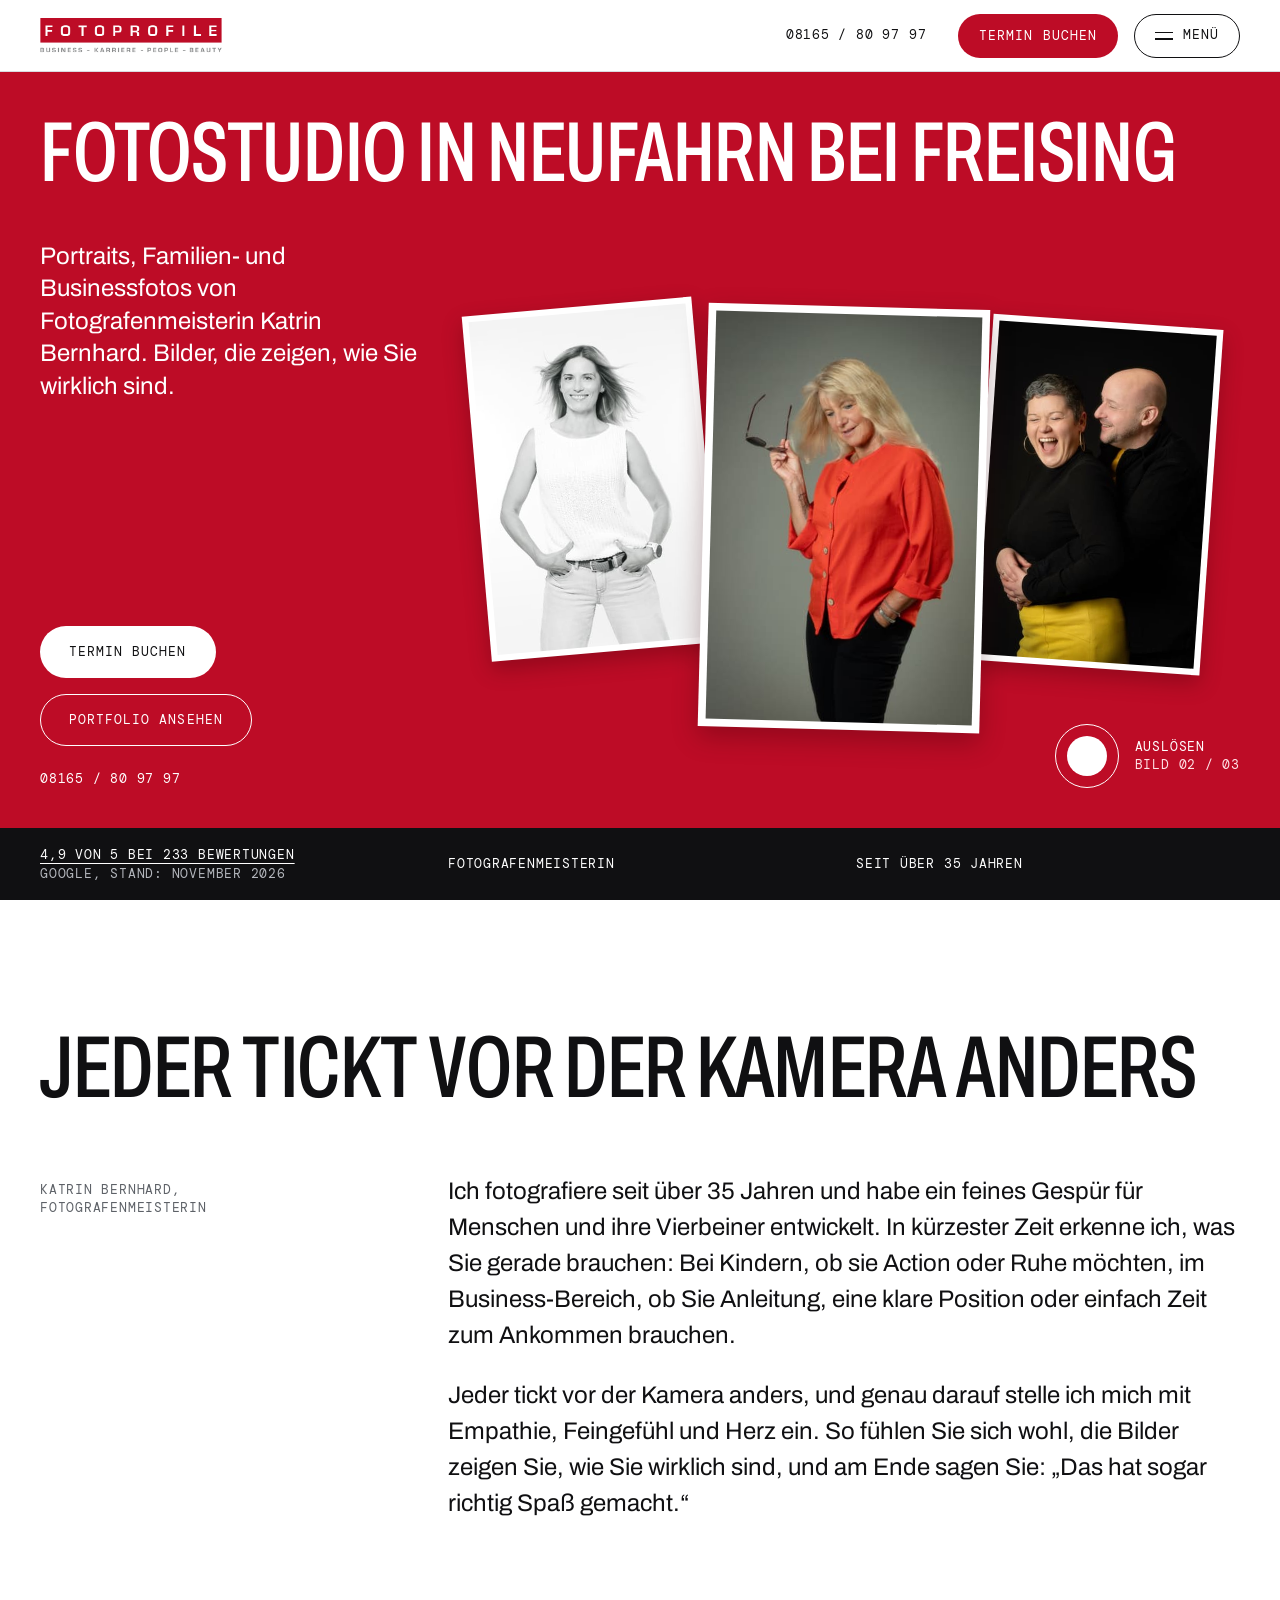
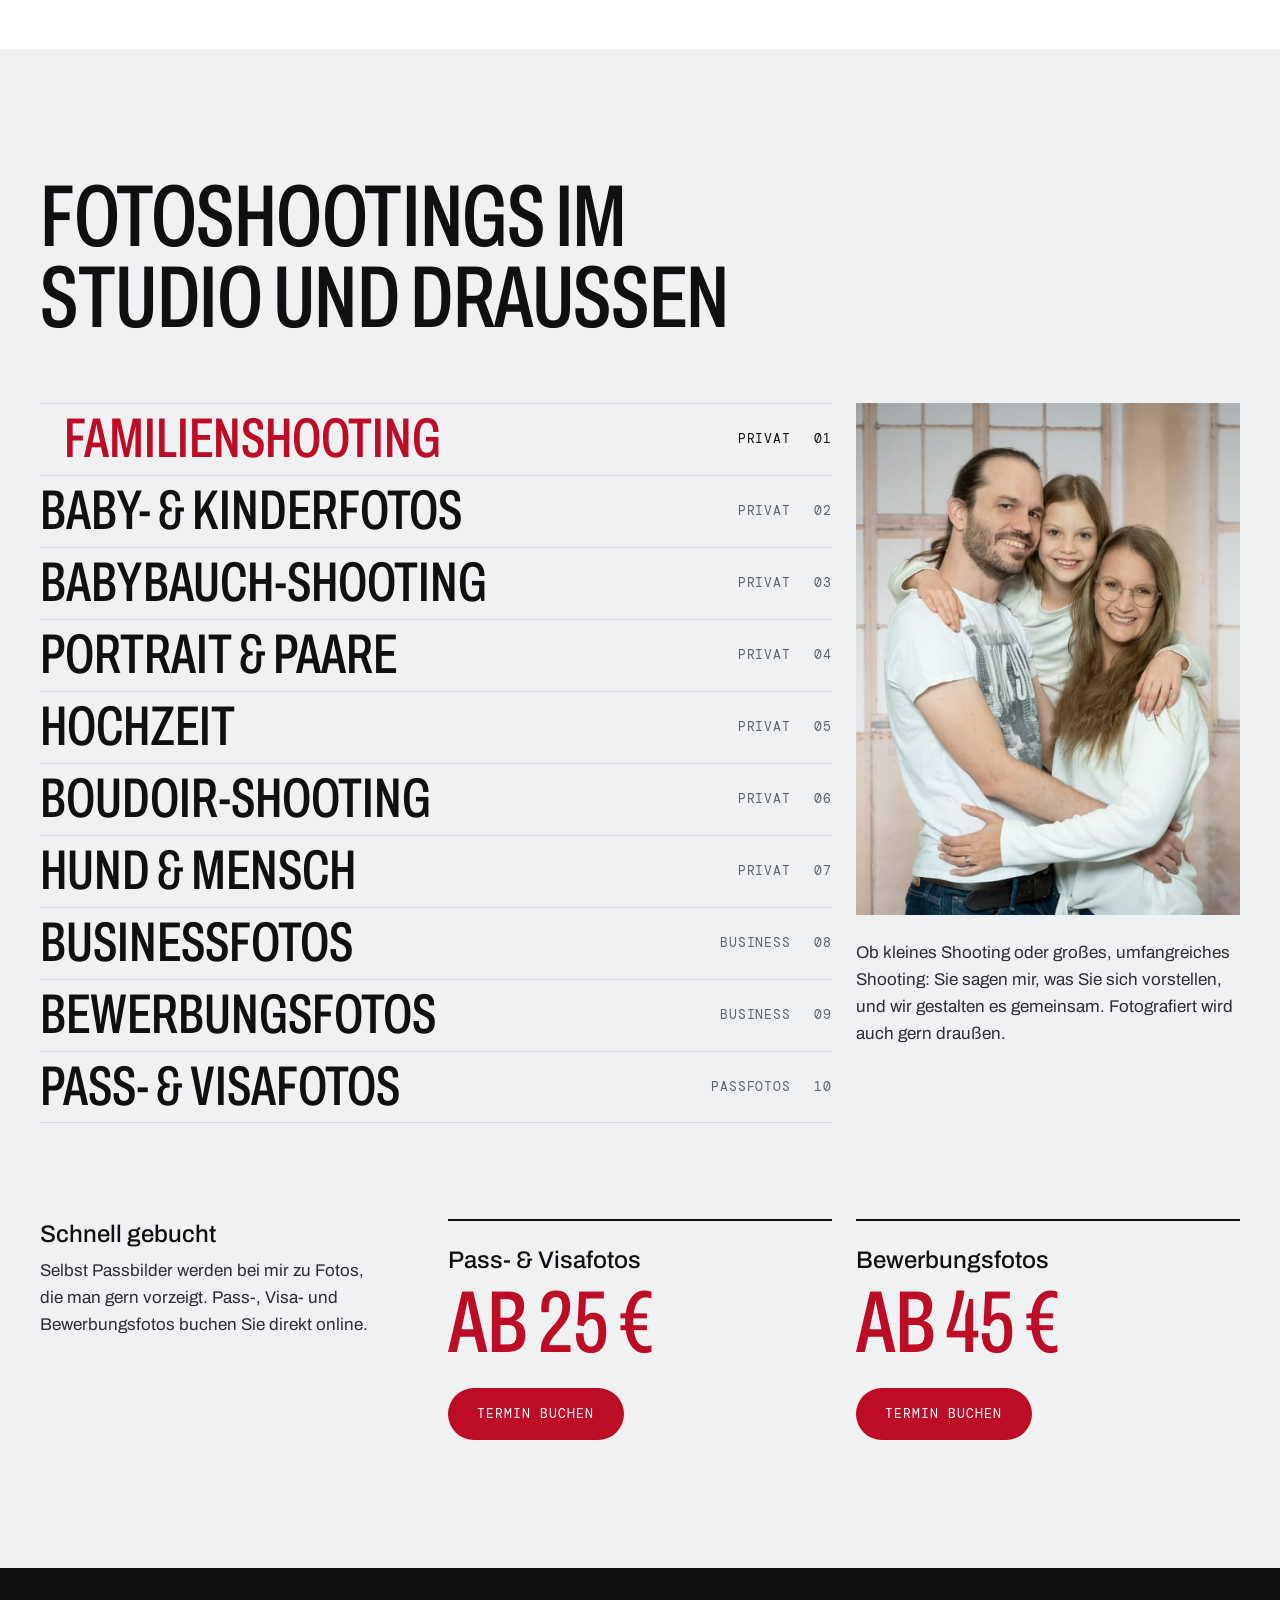
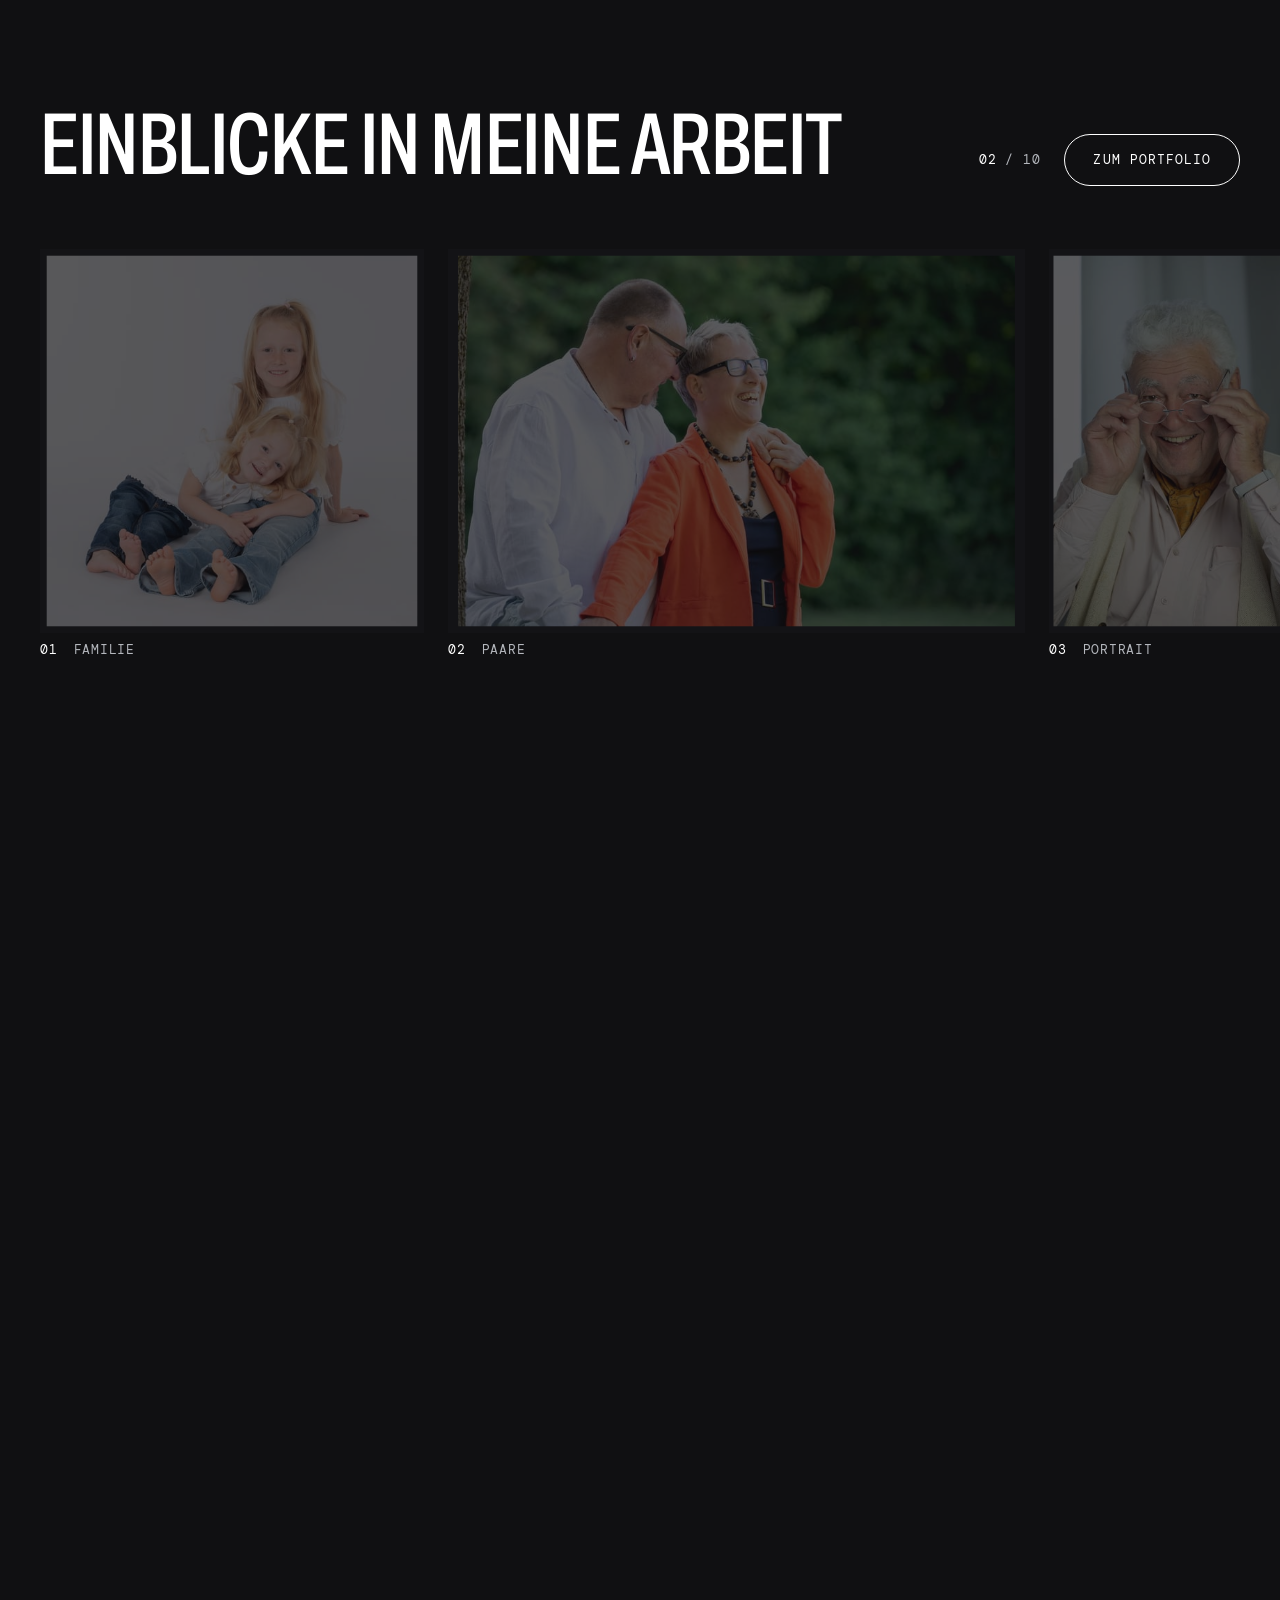
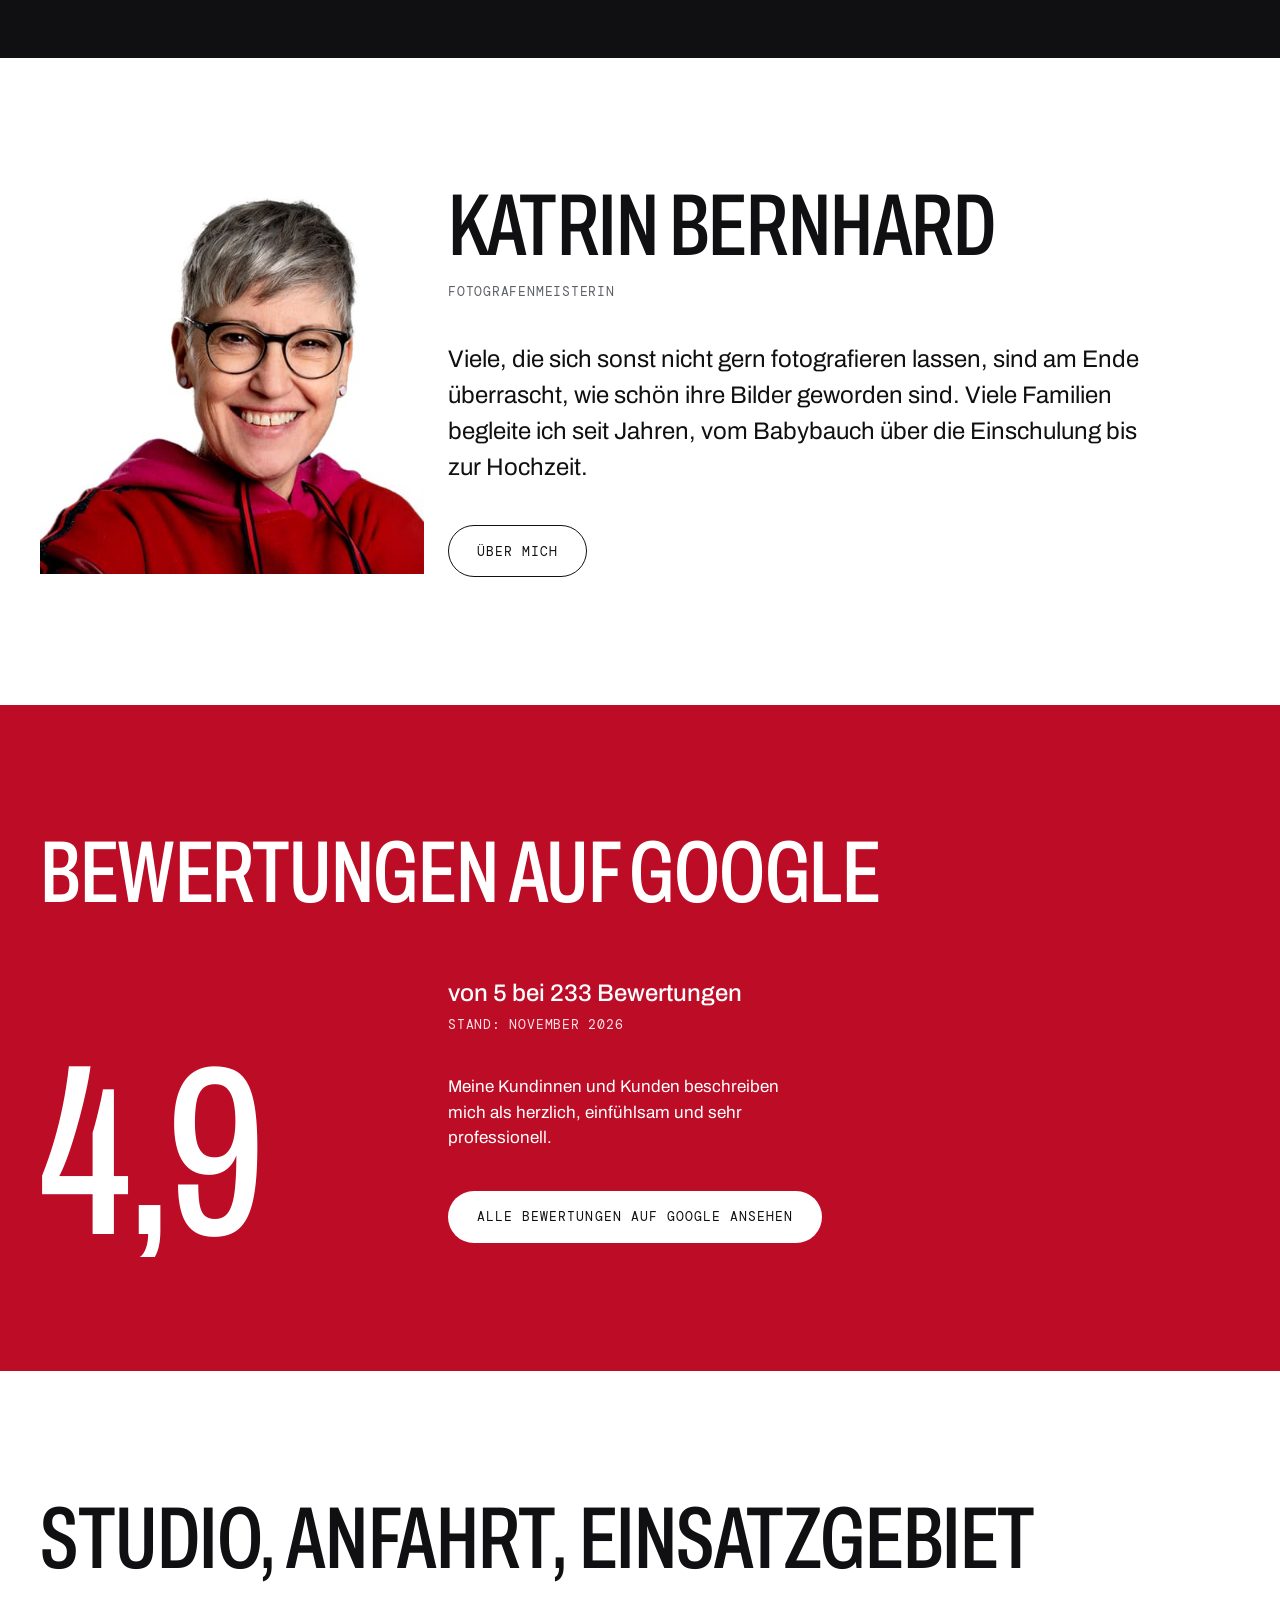
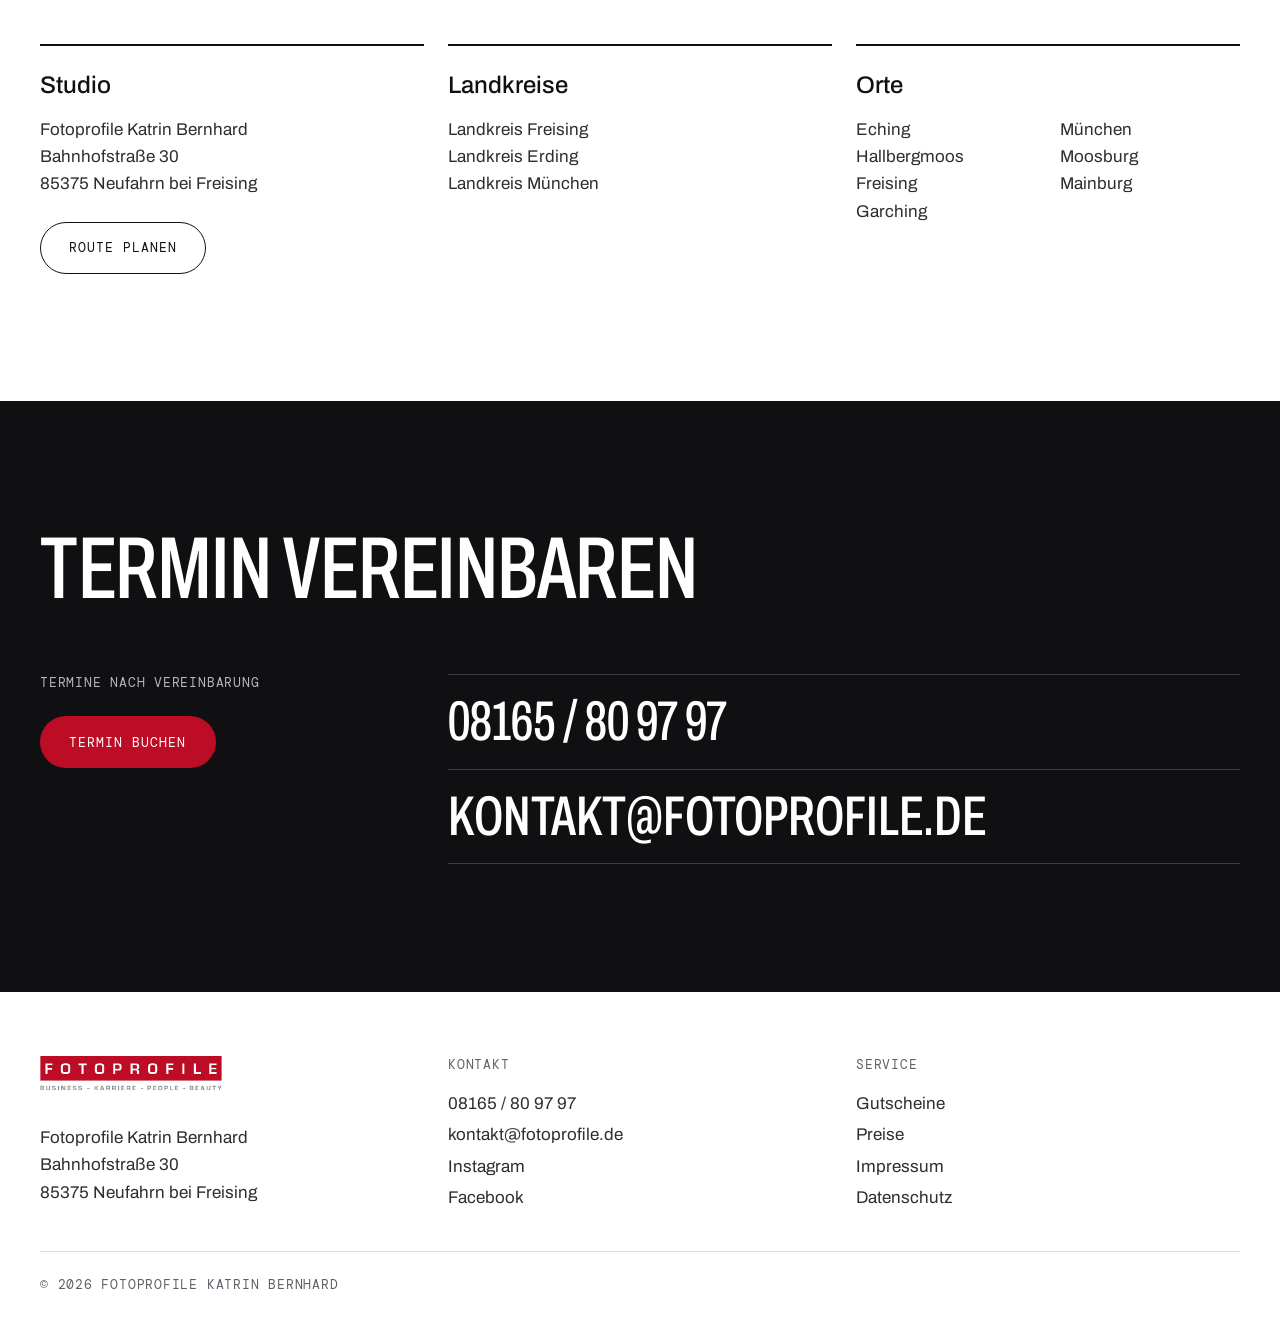
<file: entwurf-04/index.html>
<!doctype html>
<html lang="de">
<head>
  <meta name="robots" content="noindex, nofollow">
  <meta charset="utf-8">
  <meta name="viewport" content="width=device-width, initial-scale=1">
  <title>Fotostudio in Neufahrn bei Freising | Fotoprofile Katrin Bernhard</title>
  <meta name="description" content="Fotostudio in Neufahrn bei Freising: Portrait-, Familien-, Business- und Bewerbungsfotos sowie Pass- und Visafotos von Fotografenmeisterin Katrin Bernhard.">
  <link rel="canonical" href="https://www.fotoprofile.de/">
  <meta property="og:type" content="website">
  <meta property="og:locale" content="de_DE">
  <meta property="og:url" content="https://www.fotoprofile.de/">
  <meta property="og:title" content="Fotostudio in Neufahrn bei Freising | Fotoprofile Katrin Bernhard">
  <meta property="og:description" content="Fotostudio in Neufahrn bei Freising: Portrait-, Familien-, Business- und Bewerbungsfotos sowie Pass- und Visafotos von Fotografenmeisterin Katrin Bernhard.">
  <meta property="og:image" content="https://www.fotoprofile.de/images/og-fotoprofile.jpg">
  <meta name="theme-color" content="#bd0c26">
  <script>
    /* Verschluss beim Laden nur einmal je Sitzung: bei weiteren Aufrufen bekommt <html> zusätzlich die Klasse «seen» */
    (function (d) {
      var seen = false;
      try { seen = sessionStorage.getItem('fp-verschluss') === '1'; sessionStorage.setItem('fp-verschluss', '1'); } catch (e) {}
      d.className = seen ? 'js seen' : 'js';
    })(document.documentElement);
  </script>
  <link rel="preload" href="fonts/archivo-latin-wdth-normal.woff2" as="font" type="font/woff2" crossorigin>
  <link rel="preload" href="fonts/dm-mono-latin-400-normal.woff2" as="font" type="font/woff2" crossorigin>
  <link rel="stylesheet" href="css/tokens.css">
  <link rel="stylesheet" href="css/style.css">
</head>
<body class="page page--c">

  <a class="skip-link" href="#inhalt">Zum Inhalt springen</a>

  <div class="shutter" aria-hidden="true">
    <span class="shutter__blade shutter__blade--top"></span>
    <span class="shutter__blade shutter__blade--bottom"></span>
    <span class="shutter__flash"></span>
  </div>

  <header class="site-header" data-block="header">
    <div class="container site-header__inner">
      <a class="site-header__logo" href="/" aria-label="Fotoprofile Katrin Bernhard, zur Startseite">
        <img src="images/logo-fotoprofile.png" width="600" height="119" alt="Fotoprofile: Business, Karriere, People, Beauty">
      </a>
      <div class="site-header__actions">
        <a class="site-header__phone mono" href="tel:+498165809797"><span class="visually-hidden">Telefon: </span>08165 / 80 97 97</a>
        <a class="button button--red button--compact" href="https://app.adon-crm.de/book/fotoprofile">Termin buchen</a>
        <a class="menu-toggle" href="#menue" role="button" aria-controls="menue" aria-expanded="false">
          <span class="menu-toggle__icon" aria-hidden="true"><span></span><span></span></span>
          <span class="menu-toggle__label">Menü</span>
        </a>
      </div>
    </div>
  </header>

  <nav class="menu" id="menue" aria-label="Hauptnavigation">
    <div class="container menu__bar">
      <span class="menu__title mono">Fotoprofile Katrin Bernhard</span>
      <a class="menu__close mono" href="#start" role="button">Schließen</a>
    </div>
    <div class="container menu__grid">
      <div class="menu__group">
        <p class="menu__label mono">Fotoshootings</p>
        <ul class="menu__list" data-collection="navigation-fotoshootings">
          <li><a class="menu__link" href="/familienshooting/">Familienshooting</a></li>
          <li><a class="menu__link" href="/baby-kinderfotos/">Baby- &amp; Kinderfotos</a></li>
          <li><a class="menu__link" href="/babybauch-shooting/">Babybauch-Shooting</a></li>
          <li><a class="menu__link" href="/portraitshooting/">Portrait &amp; Paare</a></li>
          <li><a class="menu__link" href="/hochzeitsfotograf/">Hochzeit</a></li>
          <li><a class="menu__link" href="/boudoir-shooting/">Boudoir-Shooting</a></li>
          <li><a class="menu__link" href="/tierfotografie/">Hund &amp; Mensch</a></li>
        </ul>
      </div>
      <div class="menu__group">
        <p class="menu__label mono">Business</p>
        <ul class="menu__list" data-collection="navigation-business">
          <li><a class="menu__link" href="/bewerbungsfotos/">Bewerbungsfotos</a></li>
          <li><a class="menu__link" href="/businessfotos/">Businessfotos</a></li>
          <li><a class="menu__link" href="/businessfotos/#personal-branding">Personal Branding</a></li>
        </ul>
      </div>
      <div class="menu__group">
        <p class="menu__label mono">Studio</p>
        <ul class="menu__list" data-collection="navigation-studio">
          <li><a class="menu__link" href="/passfotos/">Passfotos</a></li>
          <li><a class="menu__link" href="/portfolio/">Portfolio</a></li>
          <li><a class="menu__link" href="/preise/">Preise</a></li>
          <li><a class="menu__link" href="/ueber-mich/">Über mich</a></li>
          <li><a class="menu__link" href="/kontakt-anfahrt/">Kontakt</a></li>
        </ul>
        <a class="button button--red menu__cta" href="https://app.adon-crm.de/book/fotoprofile">Termin buchen</a>
      </div>
    </div>
  </nav>

  <main id="inhalt">

    <section class="hero" id="start" data-block="hero">
      <span class="hero__flash" aria-hidden="true"></span>
      <div class="container hero__inner">
        <h1 class="hero__title"><span class="hero__line"><span>Fotostudio</span></span> <span class="hero__line"><span>in Neufahrn</span></span> <span class="hero__line"><span>bei Freising</span></span></h1>

        <div class="hero__copy">
          <p class="hero__lead">Portraits, Familien- und Businessfotos von Fotografenmeisterin Katrin Bernhard. Bilder, die zeigen, wie Sie wirklich sind.</p>
          <div class="hero__actions">
            <a class="button button--paper" href="https://app.adon-crm.de/book/fotoprofile">Termin buchen</a>
            <a class="button button--ghost" href="/portfolio/">Portfolio ansehen</a>
          </div>
          <a class="hero__phone mono" href="tel:+498165809797"><span class="visually-hidden">Telefon: </span>08165 / 80 97 97</a>
        </div>

        <div class="hero__stage">
          <div class="fan" data-collection="hero-prints">
            <figure class="print" data-slot="0">
              <img src="images/hero-01-portrait-weiss-640.jpg" srcset="images/hero-01-portrait-weiss-360.jpg 360w, images/hero-01-portrait-weiss-640.jpg 640w, images/hero-01-portrait-weiss-960.jpg 960w" sizes="(max-width: 1023px) 60vw, 300px" width="640" height="960" alt="Schwarzweiß-Portrait vor weißem Hintergrund: Frau mit wehendem Haar lacht, die Hände in den Hosentaschen" decoding="async">
            </figure>
            <figure class="print" data-slot="1">
              <img src="images/hero-02-portrait-rote-bluse-640.jpg" srcset="images/hero-02-portrait-rote-bluse-360.jpg 360w, images/hero-02-portrait-rote-bluse-640.jpg 640w, images/hero-02-portrait-rote-bluse-960.jpg 960w" sizes="(max-width: 1023px) 60vw, 300px" width="640" height="960" alt="Portrait im Studio: Frau mit blondem Haar in roter Bluse hält ihre Sonnenbrille in der Hand" fetchpriority="high" decoding="async">
            </figure>
            <figure class="print" data-slot="2">
              <img src="images/hero-03-paar-schwarz-640.jpg" srcset="images/hero-03-paar-schwarz-360.jpg 360w, images/hero-03-paar-schwarz-640.jpg 640w, images/hero-03-paar-schwarz-960.jpg 960w" sizes="(max-width: 1023px) 60vw, 300px" width="640" height="960" alt="Paar vor schwarzem Hintergrund: Sie lacht laut, er umarmt sie von hinten" decoding="async">
            </figure>
          </div>
          <div class="release">
            <button class="release__button" type="button" aria-label="Auslösen: nächstes Bild nach vorn holen"><span class="release__dot" aria-hidden="true"></span></button>
            <span class="release__label mono" aria-hidden="true">Auslösen</span>
            <span class="release__count mono" aria-live="off">Bild <span class="release__number">02</span> / 03</span>
          </div>
        </div>
      </div>
    </section>

    <section class="trust" id="vertrauen" data-block="trust" aria-label="Auf einen Blick">
      <div class="container">
        <ul class="trust__list" data-collection="trust">
          <li class="trust__item">
            <a class="trust__fact" href="https://www.google.com/maps?cid=15643413159361801759" rel="noopener">4,9 von 5 bei 233 Bewertungen</a>
            <span class="trust__note">Google, Stand: November 2026</span>
          </li>
          <li class="trust__item">
            <span class="trust__fact">Fotografenmeisterin</span>
          </li>
          <li class="trust__item">
            <span class="trust__fact">Seit über 35 Jahren</span>
          </li>
        </ul>
      </div>
    </section>

    <section class="section intro" id="arbeitsweise" data-block="intro">
      <div class="container">
        <h2 class="section__title" data-reveal="title">Jeder tickt vor der Kamera anders</h2>
        <div class="intro__grid">
          <p class="intro__signature mono">Katrin Bernhard,<br>Fotografenmeisterin</p>
          <div class="intro__text" data-develop>
            <p>Ich fotografiere seit über 35 Jahren und habe ein feines Gespür für Menschen und ihre Vierbeiner entwickelt. In kürzester Zeit erkenne ich, was Sie gerade brauchen: Bei Kindern, ob sie Action oder Ruhe möchten, im Business-Bereich, ob Sie Anleitung, eine klare Position oder einfach Zeit zum Ankommen brauchen.</p>
            <p>Jeder tickt vor der Kamera anders, und genau darauf stelle ich mich mit Empathie, Feingefühl und Herz ein. So fühlen Sie sich wohl, die Bilder zeigen Sie, wie Sie wirklich sind, und am Ende sagen Sie: „Das hat sogar richtig Spaß gemacht.“</p>
          </div>
        </div>
      </div>
    </section>

    <section class="section section--table services" id="leistungen" data-block="services">
      <div class="container">
        <h2 class="section__title" data-reveal="title">Fotoshootings im Studio und draußen</h2>

        <ul class="services__list" data-collection="services">
          <li class="service is-active">
            <a class="service__link" href="/familienshooting/">Familienshooting</a>
            <span class="service__meta mono"><span class="service__group">Privat</span> <span class="service__number">01</span></span>
            <p class="service__text">Ob kleines Shooting oder großes, umfangreiches Shooting: Sie sagen mir, was Sie sich vorstellen, und wir gestalten es gemeinsam. Fotografiert wird auch gern draußen.</p>
            <figure class="service__frame" data-reveal="curtain">
              <img src="images/leistung-01-familienshooting-480.jpg" srcset="images/leistung-01-familienshooting-480.jpg 480w, images/leistung-01-familienshooting-840.jpg 840w" sizes="(max-width: 1023px) 46vw, 400px" width="840" height="1176" alt="Familie im Studio: Vater, Mutter und Tochter umarmen sich und lachen in die Kamera" style="--focus: 50% 0%" loading="lazy" decoding="async">
            </figure>
          </li>
          <li class="service">
            <a class="service__link" href="/baby-kinderfotos/">Baby- &amp; Kinderfotos</a>
            <span class="service__meta mono"><span class="service__group">Privat</span> <span class="service__number">02</span></span>
            <p class="service__text">Hier steht der Spaß im Vordergrund. Die Kinder dürfen sie selbst sein, und genau so entstehen natürliche, lebendige Bilder.</p>
            <figure class="service__frame" data-reveal="curtain">
              <img src="images/leistung-02-baby-kinderfotos-480.jpg" srcset="images/leistung-02-baby-kinderfotos-480.jpg 480w, images/leistung-02-baby-kinderfotos-840.jpg 840w" sizes="(max-width: 1023px) 46vw, 400px" width="840" height="1176" alt="Ein Junge trägt ein lachendes Mädchen huckepack im Studio" style="--focus: 50% 12%" loading="lazy" decoding="async">
            </figure>
          </li>
          <li class="service">
            <a class="service__link" href="/babybauch-shooting/">Babybauch-Shooting</a>
            <span class="service__meta mono"><span class="service__group">Privat</span> <span class="service__number">03</span></span>
            <p class="service__text">Für werdende Mamas, die diese besondere Zeit festhalten möchten.</p>
            <figure class="service__frame" data-reveal="curtain">
              <img src="images/leistung-03-babybauch-shooting-480.jpg" srcset="images/leistung-03-babybauch-shooting-480.jpg 480w, images/leistung-03-babybauch-shooting-840.jpg 840w" sizes="(max-width: 1023px) 46vw, 400px" width="840" height="1260" alt="Werdende Eltern im Studio: Beide formen mit den Händen ein Herz auf dem Babybauch" style="--focus: 50% 0%" loading="lazy" decoding="async">
            </figure>
          </li>
          <li class="service">
            <a class="service__link" href="/portraitshooting/">Portrait &amp; Paare</a>
            <span class="service__meta mono"><span class="service__group">Privat</span> <span class="service__number">04</span></span>
            <p class="service__text">Für Paare, die echte Emotionen und schöne gemeinsame Erinnerungen festhalten möchten.</p>
            <figure class="service__frame" data-reveal="curtain">
              <img src="images/leistung-04-portrait-paare-480.jpg" srcset="images/leistung-04-portrait-paare-480.jpg 480w, images/leistung-04-portrait-paare-840.jpg 840w" sizes="(max-width: 1023px) 46vw, 400px" width="840" height="1260" alt="Junges Paar vor hellem Hintergrund: Sie umarmt ihn, beide lächeln in die Kamera" style="--focus: 50% 8%" loading="lazy" decoding="async">
            </figure>
          </li>
          <li class="service">
            <a class="service__link" href="/hochzeitsfotograf/">Hochzeit</a>
            <span class="service__meta mono"><span class="service__group">Privat</span> <span class="service__number">05</span></span>
            <figure class="service__frame" data-reveal="curtain">
              <img src="images/leistung-05-hochzeit-480.jpg" srcset="images/leistung-05-hochzeit-480.jpg 480w, images/leistung-05-hochzeit-840.jpg 840w" sizes="(max-width: 1023px) 46vw, 400px" width="840" height="1176" alt="Braut im Spitzenkleid mit Brautstrauß blickt über die Schulter in die Kamera" style="--focus: 50% 0%" loading="lazy" decoding="async">
            </figure>
          </li>
          <li class="service">
            <a class="service__link" href="/boudoir-shooting/">Boudoir-Shooting</a>
            <span class="service__meta mono"><span class="service__group">Privat</span> <span class="service__number">06</span></span>
            <p class="service__text">Für Frauen, die sich selbst in einem ästhetischen Licht sehen möchten. Mir ist wichtig, schöne Haut stilvoll und mit Respekt in Szene zu setzen, nicht mehr und nicht weniger.</p>
            <figure class="service__frame" data-reveal="curtain">
              <img src="images/leistung-06-boudoir-shooting-720.jpg" srcset="images/leistung-06-boudoir-shooting-720.jpg 720w, images/leistung-06-boudoir-shooting-1260.jpg 1260w" sizes="(max-width: 1023px) 92vw, 800px" width="1260" height="840" alt="Frau mit langem dunklem Haar im gemusterten Kimono sitzt vor dunklem Hintergrund und blickt zur Seite" style="--focus: 52% 50%" loading="lazy" decoding="async">
            </figure>
          </li>
          <li class="service">
            <a class="service__link" href="/tierfotografie/">Hund &amp; Mensch</a>
            <span class="service__meta mono"><span class="service__group">Privat</span> <span class="service__number">07</span></span>
            <p class="service__text">Für Menschen mit ihrem Tier, vor allem Hund und Herrchen oder Frauchen. Im Mittelpunkt stehen die Beziehung, die Liebe und der Spaß miteinander.</p>
            <figure class="service__frame" data-reveal="curtain">
              <img src="images/leistung-07-hund-mensch-560.jpg" srcset="images/leistung-07-hund-mensch-560.jpg 560w, images/leistung-07-hund-mensch-1000.jpg 1000w" sizes="(max-width: 767px) 60vw, (max-width: 1023px) 60vw, 530px" width="1000" height="1000" alt="Junges Paar sitzt auf dem Studioboden, zwischen ihnen läuft ihr brauner Hund auf die Kamera zu" style="--focus: 50% 50%" loading="lazy" decoding="async">
            </figure>
          </li>
          <li class="service">
            <a class="service__link" href="/businessfotos/">Businessfotos</a>
            <span class="service__meta mono"><span class="service__group">Business</span> <span class="service__number">08</span></span>
            <p class="service__text">Für alle, die sich vor der Kamera nicht sicher fühlen. Bei mir ist genug Zeit, um Ihnen zu erklären, wie Sie stabil stehen und sich vorteilhaft positionieren, bis Sie sich wohlfühlen.</p>
            <figure class="service__frame" data-reveal="curtain">
              <img src="images/leistung-08-businessfotos-480.jpg" srcset="images/leistung-08-businessfotos-480.jpg 480w, images/leistung-08-businessfotos-840.jpg 840w" sizes="(max-width: 1023px) 46vw, 400px" width="840" height="1262" alt="Businessportrait: Frau im roten Kleid lehnt mit verschränkten Armen an einer Wand und lacht" style="--focus: 50% 12%" loading="lazy" decoding="async">
            </figure>
          </li>
          <li class="service">
            <a class="service__link" href="/bewerbungsfotos/">Bewerbungsfotos</a>
            <span class="service__meta mono"><span class="service__group">Business</span> <span class="service__number">09</span></span>
            <p class="service__text">Passend zu Ihrem Ziel, zum Beispiel für eine Ausbildung oder für den nächsten Karriereschritt auf einer höheren Position. Wir stimmen Look und Ausdruck darauf ab.</p>
            <figure class="service__frame" data-reveal="curtain">
              <img src="images/leistung-09-bewerbungsfotos-480.jpg" srcset="images/leistung-09-bewerbungsfotos-480.jpg 480w, images/leistung-09-bewerbungsfotos-840.jpg 840w" sizes="(max-width: 1023px) 46vw, 400px" width="840" height="1260" alt="Bewerbungsfoto: Frau mit langem blondem Haar in gemusterter Bluse vor hellem Hintergrund" style="--focus: 50% 0%" loading="lazy" decoding="async">
            </figure>
          </li>
          <li class="service">
            <a class="service__link" href="/passfotos/">Pass- &amp; Visafotos</a>
            <span class="service__meta mono"><span class="service__group">Passfotos</span> <span class="service__number">10</span></span>
            <figure class="service__frame service__frame--price" data-reveal="curtain">
              <span class="service__price">ab 25&nbsp;€</span>
            </figure>
          </li>
        </ul>

        <div class="quick">
          <div class="quick__intro">
            <h3 class="quick__title">Schnell gebucht</h3>
            <p class="quick__text">Selbst Passbilder werden bei mir zu Fotos, die man gern vorzeigt. Pass-, Visa- und Bewerbungsfotos buchen Sie direkt online.</p>
          </div>
          <div class="quick__list" data-collection="quick-services">
            <article class="ticket">
              <h3 class="ticket__title"><a href="/passfotos/">Pass- &amp; Visafotos</a></h3>
              <p class="ticket__price">ab 25&nbsp;€</p>
              <a class="button button--red" href="https://app.adon-crm.de/book/fotoprofile" aria-label="Termin für Passfotos buchen">Termin buchen</a>
            </article>
            <article class="ticket">
              <h3 class="ticket__title"><a href="/bewerbungsfotos/">Bewerbungsfotos</a></h3>
              <p class="ticket__price">ab 45&nbsp;€</p>
              <a class="button button--red" href="https://app.adon-crm.de/book/fotoprofile" aria-label="Termin für Bewerbungsfotos buchen">Termin buchen</a>
            </article>
          </div>
        </div>
      </div>
    </section>

    <section class="portfolio" id="portfolio" data-block="portfolio">
      <div class="portfolio__pin">
        <div class="portfolio__sticky">
          <div class="container portfolio__head">
            <h2 class="section__title" data-reveal="title">Einblicke in meine Arbeit</h2>
            <div class="portfolio__aside">
              <span class="portfolio__count mono" aria-hidden="true"><span class="portfolio__current">01</span> / 10</span>
              <a class="button button--ghost" href="/portfolio/">Zum Portfolio</a>
            </div>
          </div>
          <div class="strip" data-collection="portfolio" tabindex="-1">
            <figure class="frame" style="--ratio: 1.0000">
              <a class="frame__link" data-n="01" href="images/portfolio-01-geschwister-1600.jpg" data-w="1600" data-h="1600">
                <img src="images/portfolio-01-geschwister-560.jpg" srcset="images/portfolio-01-geschwister-560.jpg 560w, images/portfolio-01-geschwister-1100.jpg 1100w" sizes="(max-width: 1023px) 46vw, 520px" width="1100" height="1100" alt="Zwei Mädchen mit rotblondem Haar sitzen aneinandergekuschelt im Studio" loading="lazy" decoding="async">
              </a>
              <figcaption class="frame__caption mono"><span class="frame__number">01</span> Familie</figcaption>
            </figure>
            <figure class="frame" style="--ratio: 1.5026">
              <a class="frame__link" data-n="02" href="images/portfolio-02-paar-draussen-2000.jpg" data-w="2000" data-h="1331">
                <img src="images/portfolio-02-paar-draussen-800.jpg" srcset="images/portfolio-02-paar-draussen-800.jpg 800w, images/portfolio-02-paar-draussen-1500.jpg 1500w" sizes="(max-width: 1023px) 46vw, 781px" width="1500" height="998" alt="Älteres Paar draußen im Grünen: Er im weißen Hemd, sie im orangefarbenen Blazer, beide lachen" loading="lazy" decoding="async">
              </a>
              <figcaption class="frame__caption mono"><span class="frame__number">02</span> Paare</figcaption>
            </figure>
            <figure class="frame" style="--ratio: 0.6665">
              <a class="frame__link" data-n="03" href="images/portfolio-03-portrait-brille-1333.jpg" data-w="1333" data-h="2000">
                <img src="images/portfolio-03-portrait-brille-400.jpg" srcset="images/portfolio-03-portrait-brille-400.jpg 400w, images/portfolio-03-portrait-brille-760.jpg 760w" sizes="(max-width: 1023px) 46vw, 347px" width="760" height="1140" alt="Älterer Herr mit weißem Haar rückt lachend seine Brille zurecht" loading="lazy" decoding="async">
              </a>
              <figcaption class="frame__caption mono"><span class="frame__number">03</span> Portrait</figcaption>
            </figure>
            <figure class="frame" style="--ratio: 1.0000">
              <a class="frame__link" data-n="04" href="images/portfolio-04-hund-1600.jpg" data-w="1600" data-h="1600">
                <img src="images/portfolio-04-hund-560.jpg" srcset="images/portfolio-04-hund-560.jpg 560w, images/portfolio-04-hund-1100.jpg 1100w" sizes="(max-width: 1023px) 46vw, 520px" width="1100" height="1100" alt="Hund mit rotbraun-weißem Fell im Profil vor schwarzem Hintergrund" loading="lazy" decoding="async">
              </a>
              <figcaption class="frame__caption mono"><span class="frame__number">04</span> Hund</figcaption>
            </figure>
            <figure class="frame" style="--ratio: 1.4006">
              <a class="frame__link" data-n="05" href="images/portfolio-05-baby-2000.jpg" data-w="2000" data-h="1428">
                <img src="images/portfolio-05-baby-800.jpg" srcset="images/portfolio-05-baby-800.jpg 800w, images/portfolio-05-baby-1500.jpg 1500w" sizes="(max-width: 1023px) 46vw, 728px" width="1500" height="1071" alt="Baby im roten Kleid mit Stirnband liegt auf dem Rücken und strahlt nach oben" loading="lazy" decoding="async">
              </a>
              <figcaption class="frame__caption mono"><span class="frame__number">05</span> Baby</figcaption>
            </figure>
            <figure class="frame" style="--ratio: 1.0000">
              <a class="frame__link" data-n="06" href="images/portfolio-06-business-portrait-1600.jpg" data-w="1600" data-h="1600">
                <img src="images/portfolio-06-business-portrait-560.jpg" srcset="images/portfolio-06-business-portrait-560.jpg 560w, images/portfolio-06-business-portrait-1100.jpg 1100w" sizes="(max-width: 1023px) 46vw, 520px" width="1100" height="1100" alt="Businessportrait: Mann mit Brille und Bart im blauen Anzug lächelt in die Kamera" loading="lazy" decoding="async">
              </a>
              <figcaption class="frame__caption mono"><span class="frame__number">06</span> Business</figcaption>
            </figure>
            <figure class="frame" style="--ratio: 1.4006">
              <a class="frame__link" data-n="07" href="images/portfolio-07-frau-hund-2000.jpg" data-w="2000" data-h="1428">
                <img src="images/portfolio-07-frau-hund-800.jpg" srcset="images/portfolio-07-frau-hund-800.jpg 800w, images/portfolio-07-frau-hund-1500.jpg 1500w" sizes="(max-width: 1023px) 46vw, 728px" width="1500" height="1071" alt="Frau mit lockigem Haar und ihr Hund lehnen nebeneinander auf einem Hocker im Studio" loading="lazy" decoding="async">
              </a>
              <figcaption class="frame__caption mono"><span class="frame__number">07</span> Hund &amp; Mensch</figcaption>
            </figure>
            <figure class="frame" style="--ratio: 0.7145">
              <a class="frame__link" data-n="08" href="images/portfolio-08-maedchen-schwarzweiss-1429.jpg" data-w="1429" data-h="2000">
                <img src="images/portfolio-08-maedchen-schwarzweiss-400.jpg" srcset="images/portfolio-08-maedchen-schwarzweiss-400.jpg 400w, images/portfolio-08-maedchen-schwarzweiss-760.jpg 760w" sizes="(max-width: 1023px) 46vw, 372px" width="760" height="1064" alt="Schwarzweiß-Aufnahme: Mädchen im weißen Pullover, das lange Haar weht zur Seite" loading="lazy" decoding="async">
              </a>
              <figcaption class="frame__caption mono"><span class="frame__number">08</span> Kinder</figcaption>
            </figure>
            <figure class="frame" style="--ratio: 1.2987">
              <a class="frame__link" data-n="09" href="images/portfolio-09-familie-2000.jpg" data-w="2000" data-h="1540">
                <img src="images/portfolio-09-familie-800.jpg" srcset="images/portfolio-09-familie-800.jpg 800w, images/portfolio-09-familie-1400.jpg 1400w" sizes="(max-width: 1023px) 46vw, 675px" width="1400" height="1078" alt="Vier junge Erwachsene stehen eng beieinander im Studio und lachen" loading="lazy" decoding="async">
              </a>
              <figcaption class="frame__caption mono"><span class="frame__number">09</span> Familie</figcaption>
            </figure>
            <figure class="frame" style="--ratio: 1.0000">
              <a class="frame__link" data-n="10" href="images/portfolio-10-portrait-schwarz-1600.jpg" data-w="1600" data-h="1600">
                <img src="images/portfolio-10-portrait-schwarz-560.jpg" srcset="images/portfolio-10-portrait-schwarz-560.jpg 560w, images/portfolio-10-portrait-schwarz-1100.jpg 1100w" sizes="(max-width: 1023px) 46vw, 520px" width="1100" height="1100" alt="Portrait vor schwarzem Hintergrund: Frau mit langem blondem Haar und verschränkten Armen lacht" loading="lazy" decoding="async">
              </a>
              <figcaption class="frame__caption mono"><span class="frame__number">10</span> Portrait</figcaption>
            </figure>
          </div>
        </div>
      </div>
    </section>

    <section class="section about" id="ueber-mich" data-block="about">
      <div class="container about__grid">
        <figure class="about__portrait" data-reveal="iris">
          <img src="images/katrin-bernhard-fotografenmeisterin-480.jpg" srcset="images/katrin-bernhard-fotografenmeisterin-480.jpg 480w, images/katrin-bernhard-fotografenmeisterin-900.jpg 900w" sizes="(max-width: 767px) 90vw, 400px" width="900" height="900" alt="Katrin Bernhard, Fotografenmeisterin: Portrait mit Brille, kurzem grauem Haar und rotem Oberteil" loading="lazy" decoding="async">
        </figure>
        <div class="about__body">
          <h2 class="section__title" data-reveal="title">Katrin Bernhard</h2>
          <p class="about__role mono">Fotografenmeisterin</p>
          <p class="about__text">Viele, die sich sonst nicht gern fotografieren lassen, sind am Ende überrascht, wie schön ihre Bilder geworden sind. Viele Familien begleite ich seit Jahren, vom Babybauch über die Einschulung bis zur Hochzeit.</p>
          <a class="button button--ink" href="/ueber-mich/">Über mich</a>
        </div>
      </div>
    </section>

    <section class="section section--red testimonials" id="bewertungen" data-block="testimonials">
      <div class="container">
        <h2 class="section__title" data-reveal="title">Bewertungen auf Google</h2>
        <div class="rating">
          <p class="rating__value" data-reveal="title"><span class="visually-hidden">Bewertung: </span>4,9</p>
          <div class="rating__body">
            <p class="rating__fact">von 5 bei 233 Bewertungen</p>
            <p class="rating__note mono">Stand: November 2026</p>
            <p class="rating__lead">Meine Kundinnen und Kunden beschreiben mich als herzlich, einfühlsam und sehr professionell.</p>
            <a class="button button--paper" href="https://www.google.com/maps?cid=15643413159361801759" rel="noopener">Alle Bewertungen auf Google ansehen</a>
          </div>
        </div>
        <div class="testimonials__list" data-collection="testimonials" hidden></div>
      </div>
    </section>

    <section class="section area" id="anfahrt" data-block="area">
      <div class="container">
        <h2 class="section__title" data-reveal="title">Studio, Anfahrt, Einsatzgebiet</h2>
        <div class="area__grid">
          <div class="area__col">
            <h3 class="area__title">Studio</h3>
            <address class="area__address">Fotoprofile Katrin Bernhard<br>Bahnhofstraße 30<br>85375 Neufahrn bei Freising</address>
            <a class="button button--ink" href="https://www.google.com/maps/dir/?api=1&amp;destination=Bahnhofstra%C3%9Fe+30%2C+85375+Neufahrn+bei+Freising" rel="noopener">Route planen</a>
          </div>
          <div class="area__col">
            <h3 class="area__title">Landkreise</h3>
            <ul class="area__places" data-collection="area-landkreise">
              <li>Landkreis Freising</li>
              <li>Landkreis Erding</li>
              <li>Landkreis München</li>
            </ul>
          </div>
          <div class="area__col">
            <h3 class="area__title">Orte</h3>
            <ul class="area__places area__places--two" data-collection="area-orte">
              <li>Eching</li>
              <li>Hallbergmoos</li>
              <li>Freising</li>
              <li>Garching</li>
              <li>München</li>
              <li>Moosburg</li>
              <li>Mainburg</li>
            </ul>
          </div>
        </div>
      </div>
    </section>

    <section class="section section--ink contact" id="kontakt" data-block="contact">
      <div class="container">
        <h2 class="section__title" data-reveal="title">Termin vereinbaren</h2>
        <div class="contact__grid">
          <div class="contact__booking">
            <p class="contact__note mono">Termine nach Vereinbarung</p>
            <a class="button button--red" href="https://app.adon-crm.de/book/fotoprofile">Termin buchen</a>
          </div>
          <div class="contact__lines">
            <a class="contact__line" href="tel:+498165809797"><span class="visually-hidden">Telefon: </span>08165 / 80 97 97</a>
            <a class="contact__line" href="mailto:kontakt@fotoprofile.de"><span class="visually-hidden">E-Mail: </span>kontakt@fotoprofile.de</a>
          </div>
        </div>
      </div>
    </section>

  </main>

  <footer class="site-footer" data-block="footer">
    <div class="container site-footer__grid">
      <div class="site-footer__col">
        <a class="site-footer__logo" href="/" aria-label="Fotoprofile Katrin Bernhard, zur Startseite">
          <img src="images/logo-fotoprofile.png" width="600" height="119" alt="Fotoprofile: Business, Karriere, People, Beauty" loading="lazy">
        </a>
        <address class="site-footer__address">Fotoprofile Katrin Bernhard<br>Bahnhofstraße 30<br>85375 Neufahrn bei Freising</address>
      </div>
      <div class="site-footer__col">
        <h2 class="site-footer__title mono">Kontakt</h2>
        <ul class="site-footer__list" data-collection="footer-kontakt">
          <li><a href="tel:+498165809797">08165 / 80 97 97</a></li>
          <li><a href="mailto:kontakt@fotoprofile.de">kontakt@fotoprofile.de</a></li>
          <li><a href="https://www.instagram.com/fotoprofile.neufahrn/" rel="noopener">Instagram</a></li>
          <li><a href="https://www.facebook.com/KatrinBernhardFotografie" rel="noopener">Facebook</a></li>
        </ul>
      </div>
      <div class="site-footer__col">
        <h2 class="site-footer__title mono">Service</h2>
        <ul class="site-footer__list" data-collection="footer-service">
          <li><a href="/gutscheine/">Gutscheine</a></li>
          <li><a href="/preise/">Preise</a></li>
          <li><a href="/impressum/">Impressum</a></li>
          <li><a href="/datenschutzerklaerung/">Datenschutz</a></li>
        </ul>
      </div>
      <p class="site-footer__copy mono">© 2026 Fotoprofile Katrin Bernhard</p>
    </div>
  </footer>

  <script src="js/main.js" defer></script>
</body>
</html>
</file>
<file: css/auswahl.css>
/* Страница выбора концепций. Одна сетка, одна шкала отступов, один отступ секций. */
@font-face { font-family: "Cormorant Garamond"; src: url("../fonts/cormorant-garamond-latin-500-normal.woff2") format("woff2"); font-weight: 500; font-style: normal; font-display: swap; unicode-range: U+0000-00FF, U+2013-2014, U+2018-201E, U+2022, U+2026, U+20AC; }
@font-face { font-family: "Cormorant Garamond"; src: url("../fonts/cormorant-garamond-latin-500-italic.woff2") format("woff2"); font-weight: 500; font-style: italic; font-display: swap; unicode-range: U+0000-00FF, U+2013-2014, U+2018-201E, U+2022, U+2026, U+20AC; }
@font-face { font-family: "Jost"; src: url("../fonts/jost-latin-400-normal.woff2") format("woff2"); font-weight: 400; font-style: normal; font-display: swap; }
@font-face { font-family: "Jost"; src: url("../fonts/jost-latin-500-normal.woff2") format("woff2"); font-weight: 500; font-style: normal; font-display: swap; }

:root {
  --c-weiss: #ffffff;
  --c-grau: #f3f4f6;
  --c-linie: #dcdfe4;
  --c-text: #17181b;
  --c-leise: #5c6068;
  --c-dunkel: #141518;
  --c-rot: #bd0c26;
  --f-titel: "Cormorant Garamond", "Times New Roman", serif;
  --f-text: "Jost", "Segoe UI", sans-serif;
  /* шкала отступов */
  --s-1: 8px; --s-2: 16px; --s-3: 24px; --s-4: 40px; --s-5: 64px; --s-6: 96px;
  --sektion: 112px;
  --rand: 40px;
  --rinne: 24px;
  --radius: 14px;
}

*, *::before, *::after { box-sizing: border-box; }
html { -webkit-text-size-adjust: 100%; }
body { margin: 0; background: var(--c-weiss); color: var(--c-text); font-family: var(--f-text); font-size: 17px; line-height: 1.6; }
img { display: block; max-width: 100%; height: auto; }
a { color: inherit; }
:where(h1, h2, h3, p, ul, ol, dl, dd) { margin: 0; }
:where(ul, ol) { padding: 0; list-style: none; }
:focus-visible { outline: 2px solid var(--c-rot); outline-offset: 3px; }

.rahmen { width: 100%; max-width: calc(1200px + 2 * var(--rand)); margin-inline: auto; padding-inline: var(--rand); }

.marke { font-size: 13px; font-weight: 500; letter-spacing: 0.16em; text-transform: uppercase; color: var(--c-rot); }

/* шапка */
.kopf { border-bottom: 1px solid var(--c-linie); }
.kopf__innen { display: flex; align-items: center; justify-content: space-between; gap: var(--s-3); min-height: 76px; }
.kopf__logo { width: 190px; }

/* вступление */
.auftakt { padding-block: var(--sektion); }
.auftakt__raster { display: grid; grid-template-columns: repeat(12, minmax(0, 1fr)); column-gap: var(--rinne); row-gap: var(--s-4); align-items: start; }
.auftakt__titel { grid-column: 1 / span 6; display: grid; row-gap: var(--s-3); }
.auftakt__text { grid-column: 8 / span 5; display: grid; row-gap: var(--s-3); max-width: 60ch; }
.auftakt__h1 { font-family: var(--f-titel); font-weight: 500; font-size: 72px; line-height: 1.04; letter-spacing: -0.01em; }
.auftakt__h1 em { font-style: italic; color: var(--c-rot); }
.leise { color: var(--c-leise); font-size: 15px; }
.vorspann { font-size: 20px; line-height: 1.5; }

/* группы */
.gruppe { padding-block: var(--sektion); border-top: 1px solid var(--c-linie); }
.gruppe--grau { background: var(--c-grau); border-top: 0; }
.gruppe--dunkel { background: var(--c-dunkel); color: #ffffff; border-top: 0; }

/* карточки: одинаковое строение */
.karten { display: grid; grid-template-columns: repeat(3, minmax(0, 1fr)); column-gap: var(--rinne); row-gap: 0; }
.karten--zwei { grid-template-columns: repeat(2, minmax(0, 1fr)); }
/* отступ между рядами карточек: поле снизу у каждой и встречный отрицательный отступ у сетки */
.karten { margin-bottom: calc(-1 * var(--s-5)); }
.karte { padding-bottom: var(--s-5); }
/* строки карточек общие для всего ряда: блоки стоят на одной высоте */
.karte { display: grid; grid-row: span 4; grid-template-rows: subgrid; row-gap: 0; align-content: start; }
.karte__bild { display: block; aspect-ratio: 16 / 10; overflow: hidden; border-radius: var(--radius); border: 1px solid var(--c-linie); background: var(--c-weiss); }
.karte__bild img { width: 100%; height: 100%; object-fit: cover; object-position: top center; transition: transform .5s ease; }
.karte__bild:hover img { transform: scale(1.025); }
.karte__nr { margin-top: var(--s-3); font-size: 13px; font-weight: 500; letter-spacing: 0.16em; text-transform: uppercase; color: var(--c-rot); }
.karte__titel { margin-top: var(--s-1); font-family: var(--f-titel); font-weight: 500; font-size: 30px; line-height: 1.15; }
.karte__links { margin-top: var(--s-3); display: grid; grid-template-columns: max-content max-content; justify-content: start; align-items: center; column-gap: var(--s-3); row-gap: var(--s-2); }
.karte__links .knopf { grid-column: 1 / -1; justify-self: start; }
.knopf { display: inline-flex; align-items: center; justify-content: center; min-height: 48px; padding-inline: 26px; border-radius: 999px; background: var(--c-rot); color: #ffffff; text-decoration: none; font-size: 14px; font-weight: 500; letter-spacing: 0.12em; text-transform: uppercase; transition: background-color .2s ease; }
.knopf:hover { background: #9d0a1f; }

/* завершение */

.unsichtbar { position: absolute; width: 1px; height: 1px; overflow: hidden; clip: rect(0 0 0 0); white-space: nowrap; }


@media (max-width: 1099px) {
  :root { --sektion: 88px; --rand: 32px; }
  .auftakt__h1 { font-size: 56px; }
  .auftakt__titel, .auftakt__text { grid-column: 1 / -1; }
}
@media (max-width: 699px) {
  :root { --sektion: 64px; --rand: 20px; }
  body { font-size: 16px; }
  .auftakt__h1 { font-size: 42px; }
  .vorspann { font-size: 18px; }
  .karten, .karten--zwei { grid-template-columns: minmax(0, 1fr); }
  .karte__titel { font-size: 26px; }
  .kopf__logo { width: 150px; }
}
@media (prefers-reduced-motion: reduce) { * { transition: none !important; } }
</file>
<file: entwurf-01/css/style.css>
/* Fotoprofile Katrin Bernhard · Startseite · Richtung A
   Eine Seite, ein Raster, eine Abstandsskala.
   Abstände: 8 / 16 / 24 / 40 / 64 / 96 / 128 (keine anderen Werte).
   Schriftgrade je Breite: 13 / 16 / 20 / 28 / 56 / 80 (Desktop). */

/* ---------- Schriften (lokal, SIL OFL 1.1) ---------- */
@font-face { font-family: "Cormorant Garamond"; src: url("../fonts/cormorant-garamond-latin-400-normal.woff2") format("woff2"); font-weight: 400; font-style: normal; font-display: swap; }
@font-face { font-family: "Cormorant Garamond"; src: url("../fonts/cormorant-garamond-latin-400-italic.woff2") format("woff2"); font-weight: 400; font-style: italic; font-display: swap; }
@font-face { font-family: "Cormorant Garamond"; src: url("../fonts/cormorant-garamond-latin-500-normal.woff2") format("woff2"); font-weight: 500; font-style: normal; font-display: swap; }
@font-face { font-family: "Hanken Grotesk"; src: url("../fonts/hanken-grotesk-latin-400-normal.woff2") format("woff2"); font-weight: 400; font-style: normal; font-display: swap; }
@font-face { font-family: "Hanken Grotesk"; src: url("../fonts/hanken-grotesk-latin-500-normal.woff2") format("woff2"); font-weight: 500; font-style: normal; font-display: swap; }
@font-face { font-family: "Hanken Grotesk"; src: url("../fonts/hanken-grotesk-latin-600-normal.woff2") format("woff2"); font-weight: 600; font-style: normal; font-display: swap; }

/* ---------- Tokens ---------- */
:root {
  --c-white: #ffffff;
  --c-tint: #f3f4f6;      /* kühles Hellgrau, Sektionswechsel */
  --c-tint-2: #e8eaed;    /* Fußzeile, Linien auf Weiß */
  --c-line: #d6d9de;
  --c-ink: #16171a;       /* fast Schwarz */
  --c-ink-2: #4a4e55;     /* Sekundärtext */
  --c-red: #bd0c26;       /* Markenrot aus dem Logo */
  --c-red-dark: #9c0a1f;

  --f-serif: "Cormorant Garamond", "Times New Roman", serif;
  --f-sans: "Hanken Grotesk", "Helvetica Neue", Arial, sans-serif;

  /* Schriftgrade: 6 Stufen */
  --fs-caps: 13px;
  --fs-body: 16px;
  --fs-lead: 18px;
  --fs-h3: 18px;          /* Telefon: lange Leistungsnamen passen ungetrennt in zwei Spalten */
  --fs-h2: 36px;
  --fs-display: 44px;

  /* Abstandsskala */
  --s-1: 8px;
  --s-2: 16px;
  --s-3: 24px;
  --s-4: 40px;
  --s-5: 64px;
  --s-6: 96px;
  --s-7: 128px;

  --section: var(--s-5);
  --margin: 20px;
  --gutter: var(--s-2);
  --cols: 4;
  --content: 1248px;
  --radius: 16px;
  --header-h: 64px;
}

@media (min-width: 768px) {
  :root {
    --fs-lead: 20px;
    --fs-h3: 24px;
    --fs-h2: 44px;
    --fs-display: 56px;
    --section: var(--s-6);
    --margin: 32px;
    --gutter: var(--s-3);
    --cols: 8;
  }
}

@media (min-width: 1024px) {
  :root {
    --fs-h3: 28px;
    --fs-h2: 56px;
    --fs-display: 72px;
    --section: var(--s-7);
    --margin: 40px;
    --cols: 12;
    --header-h: 72px;
  }
}

@media (min-width: 1280px) {
  :root { --fs-display: 80px; }
}

/* ---------- Basis ---------- */
*, *::before, *::after { box-sizing: border-box; }

html {
  -webkit-text-size-adjust: 100%;
  scroll-padding-top: var(--header-h);
}

body {
  margin: 0;
  background: var(--c-white);
  color: var(--c-ink);
  font-family: var(--f-sans);
  font-size: var(--fs-body);
  line-height: 1.6;
  -webkit-font-smoothing: antialiased;
  text-rendering: optimizeLegibility;
  overflow-x: clip;
}

/* Antiqua mit Versalziffern: Telefonnummer und Bewertung stehen auf einer Linie */
.section__title,
.hero__claim,
.service-card__title,
.quick__title,
.rating__value,
.contact__value { font-variant-numeric: lining-nums; }

img { display: block; max-width: 100%; height: auto; }
a { color: inherit; }
h1, h2, h3, p, ul, dl, dd, figure, address { margin: 0; }
ul { padding: 0; list-style: none; }
address { font-style: normal; }
button { font: inherit; color: inherit; }

:focus-visible { outline: 2px solid var(--c-ink); outline-offset: 3px; }

.visually-hidden {
  position: absolute; width: 1px; height: 1px; margin: -1px; padding: 0;
  overflow: hidden; clip: rect(0 0 0 0); white-space: nowrap; border: 0;
}

.skip-link {
  position: absolute; left: var(--s-2); top: var(--s-2); z-index: 100;
  padding: var(--s-1) var(--s-2); background: var(--c-ink); color: var(--c-white);
  border-radius: var(--radius); transform: translateY(-200%);
}
.skip-link:focus { transform: none; }

.icon { flex: none; }

/* ---------- Raster: ein Container, eine Spaltenteilung ---------- */
.header__inner,
.hero__inner,
.trust__list,
.section__inner,
.footer__inner {
  width: min(var(--content), 100% - 2 * var(--margin));
  margin-inline: auto;
}

.hero__inner,
.trust__list,
.section__inner,
.footer__inner {
  display: grid;
  grid-template-columns: repeat(var(--cols), minmax(0, 1fr));
  column-gap: var(--gutter);
}

/* ---------- Typografie ---------- */
.eyebrow {
  margin-bottom: var(--s-2);
  font-size: var(--fs-caps);
  font-weight: 600;
  line-height: 1.6;
  letter-spacing: 0.14em;
  text-transform: uppercase;
  color: var(--c-ink-2);
}

.section__title {
  font-family: var(--f-serif);
  font-size: var(--fs-h2);
  font-weight: 400;
  line-height: 1.1;
  letter-spacing: -0.005em;
  text-wrap: balance;
}

.link-arrow {
  display: inline-flex;
  align-items: center;
  gap: var(--s-1);
  min-height: 44px;
  font-weight: 500;
  text-decoration: underline;
  text-decoration-thickness: 1px;
  text-underline-offset: 6px;
}
.link-arrow .icon { transition: transform 200ms ease; }
.link-arrow:hover { color: var(--c-red); }
.link-arrow:hover .icon { transform: translateX(4px); }

/* ---------- Buttons ---------- */
.button {
  display: inline-flex;
  align-items: center;
  justify-content: center;
  min-height: 52px;
  padding: 0 var(--s-3);
  border: 1px solid transparent;
  border-radius: 26px;
  font-family: var(--f-sans);
  font-size: var(--fs-body);
  font-weight: 500;
  line-height: 1.2;
  text-decoration: none;
  white-space: nowrap;
  transition: background-color 200ms ease, color 200ms ease, border-color 200ms ease;
}
.button--primary { background: var(--c-red); color: var(--c-white); }
.button--primary:hover { background: var(--c-red-dark); }
.button--secondary { border-color: var(--c-ink); color: var(--c-ink); background: transparent; }
.button--secondary:hover { background: var(--c-ink); color: var(--c-white); }

/* ---------- Kopfzeile ---------- */
.header {
  position: sticky;
  top: 0;
  z-index: 50;
  background: var(--c-white);
  border-bottom: 1px solid var(--c-tint-2);
}

.header__inner {
  display: flex;
  align-items: center;
  gap: var(--s-1);
  height: var(--header-h);
}

.header__logo { flex: none; display: flex; align-items: center; min-height: 44px; margin-right: auto; }
.header__logo-img { width: 120px; height: auto; }

.header__cta { min-height: 44px; padding: 0 var(--s-2); }

.header__burger {
  position: relative;
  display: inline-flex;
  align-items: center;
  justify-content: center;
  width: 44px;
  height: 44px;
  flex: none;
  color: var(--c-ink);
}
.header__burger-line,
.header__burger-line::before,
.header__burger-line::after {
  display: block;
  width: 22px;
  height: 1.5px;
  background: currentColor;
  transition: transform 200ms ease, background-color 200ms ease;
}
.header__burger-line { position: relative; }
.header__burger-line::before,
.header__burger-line::after { content: ""; position: absolute; left: 0; }
.header__burger-line::before { top: -7px; }
.header__burger-line::after { top: 7px; }
.header__burger[aria-expanded="true"] .header__burger-line { background: transparent; }
.header__burger[aria-expanded="true"] .header__burger-line::before { transform: translateY(7px) rotate(45deg); }
.header__burger[aria-expanded="true"] .header__burger-line::after { transform: translateY(-7px) rotate(-45deg); }

/* Navigation, mobil: Panel unter der Kopfzeile, scrollt selbst */
.nav {
  display: none;
  position: fixed;
  top: var(--header-h);
  left: 0;
  right: 0;
  max-height: calc(100vh - var(--header-h));
  max-height: calc(100dvh - var(--header-h));
  overflow-y: auto;
  overscroll-behavior: contain;
  padding: var(--s-2) var(--margin) var(--s-4);
  background: var(--c-white);
  border-top: 1px solid var(--c-tint-2);
}
.nav:target,
.nav.is-open { display: block; }

.nav__item { border-bottom: 1px solid var(--c-tint-2); }
.nav__link,
.nav__toggle {
  display: flex;
  align-items: center;
  justify-content: space-between;
  width: 100%;
  min-height: 52px;
  padding: 0;
  border: 0;
  background: none;
  font-size: var(--fs-lead);
  font-weight: 500;
  text-align: left;
  text-decoration: none;
  cursor: pointer;
}
.nav__toggle .icon { transition: transform 200ms ease; }
.nav__toggle[aria-expanded="true"] .icon { transform: rotate(180deg); }
.nav__sub { padding-bottom: var(--s-2); }
.nav__sublink {
  display: flex;
  align-items: center;
  min-height: 44px;
  padding-left: var(--s-2);
  color: var(--c-ink-2);
  text-decoration: none;
}
.nav__sublink:hover,
.nav__link:hover { color: var(--c-red); }
.nav__contact { padding-top: var(--s-3); }
.nav__phone { font-size: var(--fs-lead); font-weight: 500; text-decoration: none; }

@media (max-width: 1199px) {
  html.js .nav__toggle[aria-expanded="false"] + .nav__sub { display: none; }
}
html.has-menu { overflow: hidden; }

@media (min-width: 400px) {
  .header__logo-img { width: 140px; }
  .header__inner { gap: var(--s-2); }
}

@media (min-width: 1024px) {
  .header__logo-img { width: 202px; }
  .header__cta { min-height: 52px; padding: 0 var(--s-3); }
}

@media (min-width: 1200px) {
  .header__inner { gap: var(--s-4); }
  .header__burger { display: none; }
  .nav {
    display: block;
    position: static;
    max-height: none;
    overflow: visible;
    padding: 0;
    border: 0;
    background: none;
  }
  .nav__list { display: flex; align-items: center; gap: var(--s-3); }
  .nav__item { position: relative; border: 0; }
  .nav__link,
  .nav__toggle {
    gap: var(--s-1);
    min-height: 44px;
    width: auto;
    font-size: var(--fs-body);
  }
  .nav__sub {
    display: none;
    position: absolute;
    top: 100%;
    left: calc(-1 * var(--s-2));
    min-width: 248px;
    padding: var(--s-1);
    background: var(--c-white);
    border: 1px solid var(--c-line);
    border-radius: var(--radius);
  }
  .nav__item--has-sub:hover .nav__sub,
  html:not(.js) .nav__item--has-sub:focus-within .nav__sub,
  html.js .nav__toggle[aria-expanded="true"] + .nav__sub { display: block; }
  .nav__sublink { padding: 0 var(--s-2); color: var(--c-ink); }
  .nav__contact { display: none; }
}

/* ---------- Hero ---------- */
.hero__inner {
  row-gap: var(--s-4);
  padding-block: var(--s-4);
}
.hero__text { grid-column: 1 / -1; }
.hero__media { grid-column: 1 / -1; }

.hero__title {
  text-wrap: balance;
  font-size: var(--fs-lead);
  font-weight: 500;
  line-height: 1.4;
}
.hero__title::before {
  content: "";
  display: block;
  width: 40px;
  height: 2px;
  margin-bottom: var(--s-3);
  background: var(--c-red);
}

.hero__claim {
  margin-top: var(--s-3);
  font-family: var(--f-serif);
  font-size: var(--fs-display);
  font-weight: 400;
  line-height: 1.05;
  letter-spacing: -0.01em;
  text-wrap: balance;
}
.hero__claim em { font-style: italic; }

.hero__lead {
  max-width: 44ch;
  margin-top: var(--s-3);
  font-size: var(--fs-lead);
  line-height: 1.5;
  color: var(--c-ink-2);
}

.hero__actions {
  display: flex;
  flex-wrap: wrap;
  gap: var(--s-2);
  margin-top: var(--s-4);
}

.hero__phone { margin-top: var(--s-3); color: var(--c-ink-2); }
.hero__phone-link { color: var(--c-ink); font-weight: 500; text-decoration-thickness: 1px; text-underline-offset: 4px; }
.hero__phone-link:hover { color: var(--c-red); }

.hero__img {
  width: 100%;
  aspect-ratio: 3 / 4;
  object-fit: cover;
  border-radius: var(--radius);
  background: var(--c-ink);
}

@media (min-width: 768px) {
  .hero__inner { align-items: center; }
  .hero__text { grid-column: 1 / span 4; }
  .hero__media { grid-column: 5 / span 4; }
}

@media (min-width: 1024px) {
  .hero__text { grid-column: 1 / span 6; }
  .hero__media { grid-column: 8 / span 5; }
}

/* Niedrige Desktop-Fenster (z. B. 1366×768): Bild 3:4 über 4 statt 5 Spalten,
   damit die Vertrauensleiste ohne Scrollen sichtbar bleibt. */
@media (min-width: 1024px) and (max-height: 899px) {
  .hero__text { grid-column: 1 / span 7; }
  .hero__media { grid-column: 9 / span 4; }
}
@media (min-width: 1024px) and (max-height: 799px) {
  .hero__inner { padding-block: var(--s-3); }
}

/* Vertrauensleiste direkt unter dem ersten Bildschirm */
.trust { background: var(--c-tint); }
.trust__list { row-gap: var(--s-1); padding-block: var(--s-3); }
.trust__item {
  grid-column: 1 / -1;
  display: flex;
  align-items: center;
  min-height: 24px;
  line-height: 1.5;
}
.trust__link { display: inline-flex; align-items: flex-start; gap: var(--s-1); min-height: 44px; text-decoration: none; }
.trust__link .icon { margin-top: 4px; }
@media (min-width: 1024px) {
  /* Trefferfläche 44 px, die Leiste bleibt trotzdem 72 px hoch */
  .trust__link { align-items: center; margin-block: -10px; }
  .trust__link .icon { margin-top: 0; }
}
.trust__link:hover span { text-decoration: underline; text-underline-offset: 4px; }
.trust__link .icon { color: var(--c-red); }
.trust__note { color: var(--c-ink-2); }

@media (min-width: 768px) {
  .trust__item:nth-child(1) { grid-column: 1 / span 8; }
  .trust__item:nth-child(2) { grid-column: 1 / span 4; }
  .trust__item:nth-child(3) { grid-column: 5 / span 4; }
}
@media (min-width: 1024px) {
  .trust__item:nth-child(1) { grid-column: 1 / span 6; }
  .trust__item:nth-child(2) { grid-column: 7 / span 3; }
  .trust__item:nth-child(3) { grid-column: 10 / span 3; }
}

/* ---------- Sektionen ---------- */
.section { padding-block: var(--section); }
.section--tint { background: var(--c-tint); }
.section__inner { row-gap: var(--s-5); }
.section__inner > * { grid-column: 1 / -1; min-width: 0; align-self: start; }

/* Intro */
.intro__lead { max-width: 64ch; font-size: var(--fs-lead); line-height: 1.55; }
.intro__body { max-width: 64ch; margin-top: var(--s-3); font-size: var(--fs-lead); line-height: 1.55; color: var(--c-ink-2); }
.intro__sign {
  margin-top: var(--s-4);
  font-size: var(--fs-caps);
  font-weight: 600;
  letter-spacing: 0.14em;
  text-transform: uppercase;
  color: var(--c-ink-2);
}

/* Leistungen: gleiche Karten, gleiches Format 4:5 */
.services__list {
  display: grid;
  grid-template-columns: repeat(2, minmax(0, 1fr));
  column-gap: var(--gutter);
  row-gap: var(--s-3);
}

.service-card { position: relative; }
.service-card__media {
  aspect-ratio: 4 / 5;
  overflow: hidden;
  border-radius: var(--radius);
  background: var(--c-tint-2);
}
.service-card__img { width: 100%; height: 100%; object-fit: cover; }
.service-card__group {
  margin-top: var(--s-2);
  font-size: var(--fs-caps);
  font-weight: 600;
  letter-spacing: 0.14em;
  text-transform: uppercase;
  color: var(--c-ink-2);
}
.service-card__title {
  display: flex;
  align-items: baseline;
  gap: var(--s-1);
  margin-top: var(--s-1);
  font-family: var(--f-serif);
  font-size: var(--fs-h3);
  font-weight: 500;
  line-height: 1.15;
}
.service-card__title .icon { display: none; color: var(--c-ink-2); transition: transform 200ms ease; }
.service-card__link { text-decoration: none; }
.service-card__link::after { content: ""; position: absolute; inset: 0; border-radius: var(--radius); }
.service-card__link:focus-visible { outline: none; }
.service-card__link:focus-visible::after { outline: 2px solid var(--c-ink); outline-offset: 4px; }
.service-card:hover .service-card__link { text-decoration: underline; text-decoration-thickness: 1px; text-underline-offset: 6px; }
.service-card:hover .icon { transform: translateX(4px); color: var(--c-red); }

@media (min-width: 768px) {
  .services__list { row-gap: var(--s-4); }
  .service-card__title .icon { display: block; }
}
@media (min-width: 1024px) {
  .services__list { grid-template-columns: repeat(4, minmax(0, 1fr)); }
}

/* Schnelle Termine + weitere Leistung, gleiche Spalten wie die Karten */
.quick {
  display: grid;
  grid-template-columns: minmax(0, 1fr);
  border-top: 1px solid var(--c-line);
}
.quick__cell {
  display: grid;
  align-content: start;
  row-gap: var(--s-2);
  padding-block: var(--s-3);
  border-bottom: 1px solid var(--c-line);
}
.quick__cell:last-child { border-bottom: 0; }
.quick__title {
  font-family: var(--f-serif);
  font-size: var(--fs-h3);
  font-weight: 500;
  line-height: 1.15;
}
.quick__link { text-decoration: none; }
.quick__link:hover { text-decoration: underline; text-decoration-thickness: 1px; text-underline-offset: 6px; }
.quick__text { max-width: 36ch; color: var(--c-ink-2); }
.quick__price { font-size: var(--fs-lead); font-weight: 500; line-height: 1.4; }
.quick__price--empty { display: none; }
.quick__button,
.quick__more { justify-self: start; }

@media (min-width: 768px) {
  .quick {
    grid-template-columns: repeat(2, minmax(0, 1fr));
    grid-auto-rows: auto;
    column-gap: var(--gutter);
    row-gap: var(--s-2);
    padding-top: var(--s-4);
  }
  .quick__cell {
    grid-row: span 3;
    grid-template-rows: subgrid;
    padding: 0;
    border: 0;
  }
  .quick__cell:nth-child(n + 3) { margin-top: var(--s-4); }
  .quick__price--empty { display: block; }
  .quick__button,
  .quick__more { align-self: center; }
}
@media (min-width: 1024px) {
  .quick { grid-template-columns: repeat(4, minmax(0, 1fr)); }
  .quick__cell:nth-child(n + 3) { margin-top: 0; }
}

/* Portfolio: Reihen gleicher Höhe, Bilder im Originalformat, ohne Lücken */
.portfolio__more { justify-self: start; }
.portfolio__grid { display: flex; flex-direction: column; gap: var(--s-2); }
.portfolio__row { display: flex; flex-direction: column; gap: var(--s-2); }
.portfolio__pair { display: flex; gap: var(--s-2); }
.portfolio__item { flex: var(--ar) 1 0; min-width: 0; }
.portfolio__img { width: 100%; border-radius: var(--radius); background: var(--c-tint-2); }

@media (max-width: 767px) {
  .portfolio__more { order: 1; }
}

@media (min-width: 768px) {
  .portfolio__head { grid-column: 1 / span 6; grid-row: 1; }
  .portfolio__more { grid-column: 7 / -1; grid-row: 1; justify-self: end; align-self: end; }
  .portfolio__grid { grid-row: 2; }
  .portfolio__row { flex-direction: row; }
  .portfolio__pair { flex: var(--ar) 1 var(--s-2); }
}

/* Über mich */
.about__img {
  width: 100%;
  aspect-ratio: 4 / 5;
  object-fit: cover;
  border-radius: var(--radius);
  background: var(--c-white);
}
.about__head { margin-bottom: var(--s-2); }
.about__role { font-size: var(--fs-lead); font-weight: 500; color: var(--c-ink-2); }
.about__body { max-width: 52ch; margin-top: var(--s-3); font-size: var(--fs-lead); line-height: 1.55; }
.about__more { margin-top: var(--s-3); }

/* Bewertungen */
.rating__score { display: flex; align-items: baseline; gap: var(--s-2); }
.rating__value {
  font-family: var(--f-serif);
  font-size: var(--fs-display);
  font-weight: 400;
  line-height: 1;
}
.rating__scale { font-size: var(--fs-lead); color: var(--c-ink-2); }
.rating__stars { display: flex; gap: var(--s-1); margin-top: var(--s-2); color: var(--c-red); }
.rating__stars .icon { width: 20px; height: 20px; }
.rating__meta { margin-top: var(--s-3); color: var(--c-ink-2); }
.rating__link { margin-top: var(--s-2); }
.testimonials__list:empty { display: none; }

/* Studio, Anfahrt, Einsatzgebiet */
.area__address {
  display: flex;
  flex-direction: column;
  margin-top: var(--s-4);
  font-size: var(--fs-lead);
  line-height: 1.55;
}
.area__name { font-weight: 500; }
.area__route { margin-top: var(--s-2); }
.area__label {
  margin-bottom: var(--s-2);
  font-size: var(--fs-caps);
  font-weight: 600;
  letter-spacing: 0.14em;
  text-transform: uppercase;
  color: var(--c-ink-2);
}
.area__text { max-width: 52ch; color: var(--c-ink-2); }
.area__list { display: flex; flex-wrap: wrap; gap: var(--s-1); margin-top: var(--s-3); }
.area__list--districts + .area__list { margin-top: var(--s-2); }
.area__place {
  display: inline-flex;
  align-items: center;
  min-height: 40px;
  padding: 0 var(--s-2);
  border: 1px solid var(--c-line);
  border-radius: 20px;
  background: var(--c-white);
  line-height: 1.2;
}
.area__list--districts .area__place { border-color: var(--c-ink); font-weight: 500; }

/* Kontakt */
.contact__note { margin-top: var(--s-3); font-size: var(--fs-lead); color: var(--c-ink-2); }
.contact__button { margin-top: var(--s-4); }
.contact__details { display: grid; align-content: start; row-gap: var(--s-3); }
.contact__row { padding-top: var(--s-3); border-top: 1px solid var(--c-line); }
.contact__label {
  font-size: var(--fs-caps);
  font-weight: 600;
  letter-spacing: 0.14em;
  text-transform: uppercase;
  color: var(--c-ink-2);
}
.contact__value {
  margin-top: var(--s-1);
  font-family: var(--f-serif);
  font-size: var(--fs-h3);
  font-weight: 500;
  line-height: 1.2;
  overflow-wrap: anywhere;
}
.contact__link { display: inline-flex; align-items: center; min-height: 44px; text-decoration: none; }
.contact__link:hover { color: var(--c-red); text-decoration: underline; text-decoration-thickness: 1px; text-underline-offset: 6px; }

/* Zweispaltige Sektionen: Spalte 1 und Spalte 7 (Desktop), 1 und 5 (Tablet) */
@media (min-width: 768px) {
  .intro__head,
  .testimonials__head,
  .area__studio,
  .contact__main { grid-column: 1 / span 4; grid-row: 1; }
  .intro__text,
  .rating,
  .area__regions,
  .contact__details { grid-column: 5 / span 4; grid-row: 1; }
  .about__media { grid-column: 1 / span 4; grid-row: 1; }
  .about__text { grid-column: 5 / span 4; grid-row: 1; }
  .services__head { grid-column: 1 / span 6; }
}
@media (min-width: 1024px) {
  .intro__head,
  .testimonials__head,
  .area__studio,
  .contact__main,
  .about__media { grid-column: 1 / span 5; }
  .intro__text,
  .rating,
  .area__regions,
  .contact__details,
  .about__text { grid-column: 7 / span 6; }
  .portfolio__head { grid-column: 1 / span 8; }
  .portfolio__more { grid-column: 9 / -1; }
}

/* ---------- Fußzeile ---------- */
.footer { background: var(--c-white); border-top: 1px solid var(--c-line); padding-block: var(--s-5); }
.footer__inner { row-gap: var(--s-4); }
.footer__col { grid-column: 1 / -1; }
.footer__logo { width: 160px; height: auto; }
.footer__address { margin-top: var(--s-3); color: var(--c-ink-2); }
.footer__label {
  margin-bottom: var(--s-1);
  font-size: var(--fs-caps);
  font-weight: 600;
  letter-spacing: 0.14em;
  text-transform: uppercase;
  color: var(--c-ink-2);
}
.footer__link {
  display: inline-flex;
  align-items: center;
  min-height: 44px;
  text-decoration: none;
  overflow-wrap: anywhere;
}
.footer__link:hover { color: var(--c-red); text-decoration: underline; text-underline-offset: 4px; }

@media (min-width: 768px) {
  .footer__col { grid-column: span 4; }
}
@media (min-width: 1024px) {
  .footer__col { grid-column: span 3; }
}

/* ---------- Bewegung: nur mit JS, nur ohne reduzierte Bewegung ---------- */
@media (prefers-reduced-motion: no-preference) {
  html.js .hero__text,
  html.js .hero__media { animation: rise 400ms cubic-bezier(.2, .7, .2, 1) both; }
  html.js .hero__media { animation-delay: 80ms; }

  html.js .reveal {
    opacity: 0;
    transform: translateY(16px);
    transition: opacity 360ms ease, transform 360ms cubic-bezier(.2, .7, .2, 1);
  }
  html.js .reveal.is-visible { opacity: 1; transform: none; }
}

@keyframes rise {
  from { opacity: 0; transform: translateY(16px); }
  to { opacity: 1; transform: none; }
}
/* Ergänzung 12.11.2026: Satz aus dem Fragebogen im Bewertungsblock */
.rating__lead { margin-top: 1.25rem; max-width: 34ch; font-size: 1.0625rem; line-height: 1.55; }
</file>
<file: entwurf-02/css/site.css>
@font-face{font-family:Cormorant;src:url("../fonts/cormorant.woff2") format("woff2");font-weight:500;font-display:swap}
@font-face{font-family:Manrope;src:url("../fonts/manrope.woff2") format("woff2");font-weight:500;font-display:swap}
:root{
  --ink:#1c1b1b;--muted:#555253;--red:#bd0c26;--line:#d9d7d7;--paper:#fff;--wash:#f5f4f4;
  --s1:8px;--s2:16px;--s3:24px;--s4:40px;--s5:64px;--s6:96px;
  --space:var(--s6);--edge:var(--s5);--gap:var(--s3);
  --small:.8125rem;--body:clamp(.9375rem,.87rem + .18vw,1rem);
  --lead:clamp(1rem,.92rem + .35vw,1.25rem);
  --label:clamp(1.75rem,1.54rem + .75vw,2.125rem);
  --heading:clamp(2.625rem,2rem + 2.1vw,4.5rem);
  --display:clamp(2.875rem,2rem + 3.5vw,5.375rem);
}
*{box-sizing:border-box}
body{margin:0;color:var(--ink);background:var(--paper);font:500 var(--body)/1.65 Manrope,sans-serif}
h1,h2,h3,p,figure,ul{margin:0}
h1,h2,h3{font:500 var(--heading)/.99 Cormorant,serif;letter-spacing:-.025em;text-wrap:balance}
h1{font-size:var(--display)}
h3{font-size:var(--label);line-height:1.1}
p{max-width:62ch}
a{color:inherit;text-underline-offset:.24em}
a:hover{color:var(--red)}
button,summary{cursor:pointer}
button{font:inherit;color:inherit}
a:focus-visible,button:focus-visible,summary:focus-visible{outline:2px solid var(--red);outline-offset:4px}
img{display:block;width:100%;height:auto}
address{font-style:normal}
small{font-size:var(--small)}
.wrap{width:min(1280px,calc(100% - var(--edge) * 2));margin-inline:auto}
.skip-link{position:fixed;left:var(--s2);top:var(--s2);z-index:10;background:var(--paper);padding:var(--s2);transform:translateY(-200%)}
.skip-link:focus{transform:none}
.button{
  display:inline-flex;align-items:center;justify-content:center;min-height:48px;
  padding:var(--s1) var(--s3);background:var(--red);color:#fff;
  font-size:var(--small);text-decoration:none;white-space:nowrap
}
.button:hover{color:#fff;background:#97101f}
.text-link{display:inline-block}
.header{position:relative;z-index:2;border-bottom:1px solid var(--line);background:var(--paper)}
.header__inner{display:flex;align-items:center;gap:var(--s3);min-height:88px}
.header__logo{width:184px;flex:none}
.nav{display:flex;align-items:center;gap:var(--s2);margin-left:auto;font-size:var(--small)}
.nav a{text-decoration:none}
.nav__group{position:relative}
.nav__group summary{white-space:nowrap}
.nav__group ul{list-style:none;padding:var(--s2);position:absolute;top:calc(100% + var(--s2));left:0;min-width:208px;background:var(--paper);border:1px solid var(--line)}
.nav__group li+li{margin-top:var(--s1)}
.header__toggle{background:none;border:1px solid var(--line);min-height:48px;padding:0 var(--s2)}
.hero{padding-block:var(--s3)}
.direction-a .hero{display:grid;grid-template-columns:5fr 7fr;align-items:center;gap:var(--gap)}
.hero__copy p{margin-top:var(--s3);font-size:var(--lead)}
.hero__actions{display:flex;align-items:center;gap:var(--s2) var(--s3);flex-wrap:wrap;margin-top:var(--s3)}
.hero__phone{margin-top:var(--s2)}
.hero__image{background:var(--wash)}
.hero__triptych{display:grid;grid-template-columns:repeat(3,minmax(0,1fr));gap:var(--gap)}
.hero__triptych img{aspect-ratio:5/7;object-fit:cover;object-position:center top}
.direction-b .hero__triptych figure:nth-child(2) img{object-position:center 40%}
.direction-b .hero__triptych figure:nth-child(3) img{object-position:center 18%}
.direction-b .hero__copy{display:grid;grid-template-columns:1fr 1fr;gap:var(--s2) var(--gap);align-items:end;margin-bottom:var(--s3)}
.direction-b .hero__copy h1{grid-row:span 2}
.direction-b .hero__copy p,.direction-b .hero__actions,.direction-b .hero__phone{margin:0}
.direction-b .hero__phone{grid-column:2}
.direction-b .hero__actions .text-link{color:var(--red)}
.trust{display:flex;align-items:center;justify-content:space-between;gap:var(--s3);min-height:80px;border-block:1px solid var(--line)}
.trust a{display:grid}
.trust small{color:var(--muted);text-decoration:none}
main>section+section:not(.trust){margin-top:var(--space)}
.intro,.about,.testimonials,.area,.contact{display:grid;grid-template-columns:repeat(2,minmax(0,1fr));gap:var(--gap);align-items:start}
.intro p{font-size:var(--lead)}
.section-label{font:500 var(--small)/1.5 Manrope,sans-serif;text-transform:uppercase;letter-spacing:.13em}
.services>h2+.section-label{margin-block:var(--s3) var(--s2)}
.service-grid{display:grid;grid-template-columns:repeat(2,minmax(0,1fr));gap:var(--s4) var(--gap)}
.service h3 a{text-decoration:none}
.service p{margin-top:var(--s1);max-width:57ch}
.service__image{display:block;margin-bottom:var(--s2)}
.service__image img{aspect-ratio:7/5;object-fit:cover;object-position:center var(--focus, 30%);background:var(--wash)}
.service__image img[src*="baby-09"]{--focus:50%}
.service__image img[src*="baucherl-04"]{--focus:40%}
.service__image img[src*="portrait-06"]{--focus:9%}
.service__image img[src*="hundemenschen-01"]{--focus:0%}
.service-single{margin-top:var(--s4);border-block:1px solid var(--line);padding-block:var(--s2)}
.professional{margin-top:var(--s4);border-top:1px solid var(--line);padding-top:var(--s3)}
.professional .section-label{margin-bottom:var(--s2)}
.service__booking{display:flex;flex-wrap:wrap;gap:var(--s1) var(--s2);margin-top:var(--s2);color:var(--red)}
.private-index{display:grid;grid-template-columns:repeat(2,minmax(0,1fr));gap:var(--gap);align-items:start}
.private-index figure{order:1}
.service-list .service{border-top:1px solid var(--line);padding-block:var(--s2)}
.service-list .service:first-child{padding-top:var(--s2)}
.section-heading{display:flex;justify-content:space-between;align-items:baseline;gap:var(--s2);margin-bottom:var(--s3)}
.portfolio__row{display:flex;gap:var(--gap)}
.portfolio__row+.portfolio__row{margin-top:var(--gap)}
.portfolio__row figure{flex:var(--ratio) 1 0;min-width:0}
.portfolio__row img{aspect-ratio:var(--ratio)}
.about{align-items:center}
.about figure{background:var(--wash)}
.about img{width:auto;max-width:100%;max-height:440px;margin-inline:auto}
.about .section-label{margin-block:var(--s2)}
.about .text-link,.testimonials .text-link,.area .text-link{margin-top:var(--s2)}
.testimonials,.area,.contact{border-top:1px solid var(--line);padding-top:var(--s3)}
.testimonials__rating{font:500 var(--heading)/1 Cormorant,serif}
.area p,.contact p+p{margin-top:var(--s2)}
.contact .button{margin-top:var(--s3)}
.footer{margin-top:var(--space);padding-block:var(--s4);background:var(--wash)}
.footer__inner{display:grid;grid-template-columns:repeat(2,minmax(0,1fr));gap:var(--gap)}
.footer__logo{width:min(184px,100%)}
.footer nav{display:flex;gap:var(--s1) var(--s3);flex-wrap:wrap;grid-column:1/-1}
@media (prefers-reduced-motion:no-preference){
  .hero__copy{animation:arrive .38s ease-out both}
  @keyframes arrive{from{opacity:0;transform:translateY(var(--s1))}to{opacity:1;transform:none}}
  .will-reveal{transition:transform .36s ease-out;transform:translateY(var(--s1))}
  .will-reveal.is-visible,.will-reveal:focus-within{transform:none}
}
@media(max-width:1199px){
  :root{--edge:var(--s4);--space:var(--s5)}
  .header__inner{flex-wrap:wrap;gap:var(--s1) var(--s2);padding-block:var(--s2);min-height:0}
  .header__inner>.button{margin-left:auto}
  .nav{order:1;width:100%;margin:0;flex-wrap:wrap}
  .js .nav{display:none}
  .js .nav.is-open{display:flex}
  .nav.is-open{max-height:60vh;overflow:auto;align-items:start;padding:var(--s2) 4px}
  .nav__group ul{position:static;margin-top:var(--s1)}
}
@media(max-width:800px){
  :root{--edge:var(--s3);--gap:var(--s2)}
  .direction-a .hero,.direction-b .hero__copy{grid-template-columns:1fr}
  .direction-b .hero__copy h1{grid-row:auto}
  .direction-b .hero__phone{grid-column:auto}
  .hero__copy h1{max-width:15ch}
  .hero__copy p{margin-top:var(--s2)}
  .direction-a .hero__image{margin-top:var(--s2)}
  .private-index{grid-template-columns:1fr}
  .private-index figure{order:-1}
}
@media(max-width:560px){
  :root{--edge:var(--s2);--space:var(--s4)}
  .header__logo{width:126px}
  .header__inner{gap:var(--s1)}
  .header__inner>.button,.header__toggle{padding-inline:var(--s1);font-size:var(--small)}
  .nav{flex-direction:column;align-items:stretch}
  .nav>a,.nav summary{padding-block:var(--s1)}
  .nav__group ul{min-width:0}
  .trust{align-items:start;flex-direction:column;gap:var(--s1);padding-block:var(--s2)}
  .intro,.about,.testimonials,.area,.contact,.service-grid,.footer__inner{grid-template-columns:1fr}
  .hero__triptych,.portfolio__row{gap:var(--s1)}
  .portfolio__row{display:grid;grid-template-columns:1fr}
  .portfolio__row+.portfolio__row{margin-top:var(--s1)}
  .about img{max-height:360px}
  .section-heading{flex-wrap:wrap}
}

/* Keep the two business offers aligned to the same axes as the private offers. */

.professional__passport{border-top:1px solid var(--line);margin-top:var(--s3);padding-top:var(--s2)}
.direction-b h1{color:var(--red);font-size:var(--heading)}
.direction-b .hero__triptych img{height:min(34vw,440px);aspect-ratio:auto}
@media(max-width:800px){
  .direction-b .hero__triptych img{height:auto;aspect-ratio:5/7}
}

.header__toggle::before{
  content:"";display:inline-block;width:var(--s2);height:var(--s1);
  margin-right:var(--s1);border-block:1px solid currentColor;vertical-align:.12em;
}
.header__toggle[aria-expanded="true"]{background:var(--wash)}

.direction-a .hero{
  grid-template-columns:calc((100% - 2 * var(--gap)) / 3) 1fr;
  padding-block:var(--s4) var(--s3);
}
.direction-a .hero__location{
  max-width:34ch;
  font:500 var(--small)/1.55 Manrope,sans-serif;
  letter-spacing:.085em;
  text-transform:uppercase;
}
.direction-a .hero__headline{
  margin-top:var(--s2);
  font:500 clamp(2.875rem,5vw,4.5rem)/.94 Cormorant,serif;
  letter-spacing:-.035em;
}
.direction-a .hero__image img{
  aspect-ratio:8/5;
  object-fit:cover;
  object-position:center 48%;
}
.direction-a .intro,.direction-a .about,.direction-a .testimonials,.direction-a .area,.direction-a .contact{
  grid-template-columns:calc((100% - 2 * var(--gap)) / 3) 1fr;
}
.direction-a .services>.service-grid{grid-template-columns:repeat(3,minmax(0,1fr))}
.direction-a .professional .service-grid{grid-template-columns:calc((100% - 2 * var(--gap)) / 3) 1fr}
.direction-a .about figure{background:none}
.direction-a .about img{width:100%;max-height:none}
.direction-a .contact,.direction-a .testimonials{position:relative;isolation:isolate}
.direction-a .contact {
  padding-block: var(--s4);
  background-color: var(--wash);
  box-shadow: 0 0 0 100vmax var(--wash);
  clip-path: inset(0 -100vmax);
}
.direction-a .footer{margin-top:0;background:var(--paper);border-top:1px solid var(--line)}
@media(max-width:1000px){
  .direction-a .services>.service-grid{grid-template-columns:repeat(2,minmax(0,1fr))}
}
@media(max-width:800px){
  .direction-a .hero{grid-template-columns:1fr;padding-top:var(--s3)}
  .direction-a .hero__copy p:not(.hero__headline){max-width:52ch}
  .direction-a .hero__headline br{display:none}
  .direction-a .hero__image{margin-top:0}
  .direction-a .intro,.direction-a .about,.direction-a .testimonials,.direction-a .area,.direction-a .contact{
    grid-template-columns:repeat(2,minmax(0,1fr));
  }
  .direction-a .professional .service-grid{grid-template-columns:repeat(2,minmax(0,1fr))}
}
@media(max-width:560px){
  .direction-a .services>.service-grid,.direction-a .professional .service-grid,
  .direction-a .intro,.direction-a .about,.direction-a .testimonials,.direction-a .area,.direction-a .contact{
    grid-template-columns:1fr;
  }
  .direction-a .about img{max-width:320px;margin:0}
}


@media(min-width:801px){
  .trust{display:grid;grid-template-columns:repeat(3,minmax(0,1fr));gap:var(--gap)}
  .trust a{justify-self:start}
  .footer__inner{grid-template-columns:calc((100% - 2 * var(--gap)) / 3) 1fr}
}

.intro__copy p + p { margin-top: var(--s2); }
.service h4 {
  margin: 0;
  font: 500 var(--label)/1.1 Cormorant, serif;
  letter-spacing: -.025em;
}
.service h4 a { text-decoration-thickness: 1px; text-decoration-color: var(--line); }
.service h4 a:hover, .service h4 a:focus-visible { text-decoration-color: currentColor; }
.studio-services {
  margin-block: var(--s3) var(--s4);
  padding-block: var(--s3);
  border-block: 1px solid var(--line);
}
.studio-services__grid, .private-services {
  display: grid;
  grid-template-columns: repeat(3, minmax(0, 1fr));
  gap: var(--s3) var(--gap);
}
.studio-services__grid { margin-top: var(--s2); }
.studio-services .service__booking { align-items: center; }
.studio-services .service__booking span { color: var(--ink); }
.private-label { margin-bottom: var(--s2); }
.hero__phone { display: flex; flex-wrap: wrap; gap: var(--s1) var(--s3); }
.hero__quick-link { color: var(--red); }
.portfolio__row + .portfolio__row { margin-top: var(--s3); }
@media (max-width: 560px) {
  .studio-services__grid, .private-services { grid-template-columns: minmax(0, 1fr); }
  .studio-services__grid > .service + .service {
    border-top: 1px solid var(--line);
    padding-top: var(--s2);
  }
  .portfolio__row + .portfolio__row { margin-top: var(--s2); }
}

.direction-a .hero__panel, .direction-a .hero__copy { display: contents; }
.direction-a .hero { column-gap: var(--gap); row-gap: 0; }
.direction-a .hero__headline { margin-bottom: var(--s3); }
.direction-a .hero__image { margin-bottom: var(--s3); }
.direction-a .hero__copy > p:not(.hero__headline) { margin: 0; }
.direction-a .private-services { margin-top: var(--s4); }
.direction-a .private-services .service {
  border-top: 1px solid var(--line);
  padding-top: var(--s2);
}
@media (min-width: 801px) {
  .direction-a .hero {
    grid-template-rows: 1fr auto auto auto auto 1fr;
    align-items: start;
  }
  .direction-a .hero__location { grid-area: 2 / 1; }
  .direction-a .hero__headline { grid-area: 3 / 1; }
  .direction-a .hero__copy > p:not(.hero__headline) { grid-area: 4 / 1; }
  .direction-a .hero__links { grid-area: 5 / 1; }
  .direction-a .hero__image { grid-area: 1 / 2 / 7; align-self: center; margin: 0; }
}
@media (min-width: 561px) and (max-width: 1000px) {
  .direction-a .services > .service-grid { grid-template-columns: repeat(3, minmax(0, 1fr)); }
}

.service h4 a { text-decoration-color: #777374; }
.studio-services .service__booking { margin-top: var(--s1); }
.studio-services .service__booking + p { margin-top: var(--s2); }

@media (min-width: 561px) and (max-width: 800px) {
  .direction-a .intro, .direction-a .about, .direction-a .testimonials,
  .direction-a .area, .direction-a .contact, .direction-a .footer__inner {
    grid-template-columns: calc((100% - 2 * var(--gap)) / 3) 1fr;
  }
}

@media (max-width: 560px) {
  .hero__actions {
    display: grid;
    grid-template-columns: max-content minmax(0, 1fr);
    gap: 4px var(--s2);
    align-items: center;
  }
  .hero__actions .button { grid-row: span 2; }
  .hero__actions .text-link { justify-self: start; }
  .hero__phone { gap: var(--s1); font-size: var(--small); }
}

.service-single {
  margin-top: var(--s3);
  padding-block: var(--s2) 0;
  border-bottom: 0;
}

@media (min-width: 801px) {
  .direction-a .hero__actions {
    display: grid;
    grid-template-columns: max-content minmax(0, 1fr);
    gap: 4px var(--s3);
  }
  .direction-a .hero__actions .button { grid-row: span 2; }
  .direction-a .hero__actions .text-link { justify-self: start; }
}

@media (max-width: 359px) {
  .header__logo { width: 96px; }
  .header__toggle::before { display: none; }
}

/* Keep long German words and links within the column at enlarged text sizes. */
h1, h2, h3, h4, p, address, a, summary, .trust span {
  overflow-wrap: anywhere;
}
h1, h2, h3, h4 { hyphens: auto; }

@media (min-width: 561px) and (max-width: 800px) {
  .direction-a .intro h2,
  .direction-a .testimonials h2,
  .direction-a .area h2 { font-size: 2.5rem; }
}


/* Album: soft borders, a larger opening spread, and illustrated services. */
.direction-a .hero {
  background: #f2f2f3;
  box-shadow: 0 0 0 100vmax #f2f2f3;
  clip-path: inset(0 -100vmax);
}
.direction-a .hero__headline em {
  color: var(--red);
  font-weight: inherit;
}
.direction-a .hero__image {
  background: transparent;
}
.direction-a .hero__image img {
  border-radius: 16px;
}
.direction-a .services .service__image img {
  border-radius: 16px;
}
.direction-a .services .studio-services {
  margin-top: var(--s4);
  margin-bottom: 0;
}
.direction-a .services > .service-grid .service h4 a {
  text-decoration: none;
}
.direction-a .services > .service-grid .service h4 a::after {
  content: ' ↗';
  color: var(--red);
  font: .65em Manrope, sans-serif;
}
.direction-a .portfolio__row img { border-radius: 8px; }
@media (min-width: 561px) and (max-width: 800px) {
  .direction-a .hero__image img {
    max-height: 360px;
    object-position: center 34%;
  }
}

/* Review 11.11.2026 · Navigation: eigener Marker, mobiles Menü in einer Spalte mit eigenem Scrollen. */
.nav__group summary { list-style: none; display: flex; align-items: center; gap: 8px; }
.nav__group summary::-webkit-details-marker { display: none; }
.nav__group summary::after {
  content: "";
  flex: none;
  width: 7px;
  height: 7px;
  border-right: 1.5px solid currentColor;
  border-bottom: 1.5px solid currentColor;
  transform: translateY(-2px) rotate(45deg);
}
.nav__group[open] summary::after { transform: translateY(2px) rotate(-135deg); }
@media (max-width: 1199px) {
  .js .nav.is-open {
    display: block;
    max-height: calc(100vh - 100px);
    max-height: calc(100dvh - 100px);
    overflow-x: hidden;
    overflow-y: auto;
    overscroll-behavior: contain;
    padding: 0;
    border-top: 1px solid var(--line);
    font-size: 1rem;
  }
  .js .nav.is-open > a,
  .js .nav.is-open summary {
    display: flex;
    align-items: center;
    justify-content: space-between;
    min-height: 48px;
    padding-block: 8px;
    border-bottom: 1px solid var(--line);
    font-size: 1rem;
  }
  .js .nav.is-open .nav__group ul {
    position: static;
    min-width: 0;
    margin: 0;
    padding: 8px 0 8px 16px;
    border: 0;
    border-bottom: 1px solid var(--line);
  }
  .js .nav.is-open .nav__group li + li { margin-top: 0; }
  .js .nav.is-open .nav__group li a {
    display: flex;
    align-items: center;
    min-height: 44px;
    font-size: 1rem;
  }
}

/* Review 11.11.2026 · Kopfzeile bleibt beim Scrollen stehen; Logo auf dem Telefon mindestens 34 px hoch. */
.header { position: sticky; top: 0; z-index: 20; background: var(--paper); border-bottom: 1px solid var(--line); }
.skip-link { z-index: 30; }
section[id], #studio-services { scroll-margin-top: 104px; }
@media (max-width: 1199px) {
  html:not(.js) .header { position: relative; }
}
@media (max-width: 560px) {
  .header__logo { width: min(172px, calc(100% - 176px)); flex: none; }
  .header__inner > .button { flex: none; }
  .header__toggle { flex: none; width: 48px; padding: 0; font-size: 0; }
  .header__toggle::before { display: inline-block; width: 16px; height: 8px; margin: 0; }
}

/* Review 11.11.2026 · Zeilenlänge im Einleitungstext, Abstände und h2 auf dem Telefon. */
.intro__copy p { max-width: 31em; }
@media (max-width: 560px) {
  :root { --space: var(--s5); --heading: 2.25rem; }
}

/* Review 11.11.2026 · Leistungen: neun gleiche Karten mit Foto 4:5, Schnellleistungen als kompakte Leiste. */
.direction-a .services > h2 { margin-bottom: var(--s4); }
.direction-a .services > .service-grid {
  grid-template-columns: repeat(3, minmax(0, 1fr));
  gap: var(--s4) var(--gap);
}
.direction-a .services .service { position: relative; }
.direction-a .services .service__image { margin-bottom: var(--s2); }
.direction-a .services .service__image img {
  aspect-ratio: 4 / 5;
  object-fit: cover;
  object-position: var(--focus, 50% 30%);
}
.direction-a .services .service h3 a { text-decoration: none; }
.direction-a .services .service h3 a::before { content: ""; position: absolute; inset: 0; }
.direction-a .services .service h3 a::after {
  content: " ↗";
  color: var(--red);
  font: .65em Manrope, sans-serif;
}
.quick-services {
  display: grid;
  grid-template-columns: repeat(3, minmax(0, 1fr));
  gap: var(--s3) var(--gap);
  align-items: start;
  margin-top: var(--s5);
  padding-block: var(--s4);
  border-block: 1px solid var(--line);
}
.quick-services__list {
  grid-column: 2 / -1;
  display: grid;
  grid-template-columns: repeat(2, minmax(0, 1fr));
  gap: var(--s3) var(--gap);
}
.quick-service h4 {
  margin: 0;
  font: 500 var(--label)/1.1 Cormorant, serif;
  letter-spacing: -.025em;
}
.quick-service h4 a { text-decoration-thickness: 1px; text-decoration-color: #777374; }
.quick-service .service__booking { align-items: center; margin-top: var(--s2); color: var(--ink); }
@media (max-width: 560px) {
  .direction-a .services > h2 { margin-bottom: var(--s3); }
  .direction-a .services > .service-grid {
    grid-template-columns: repeat(2, minmax(0, 1fr));
    gap: var(--s3) var(--s2);
  }
  .direction-a .services .service__image { margin-bottom: var(--s1); }
  .direction-a .services .service h3 { font-size: 1.1875rem; line-height: 1.2; letter-spacing: -.01em; }
  /* Neunte Karte stünde in zwei Spalten allein; Bewerbungsfotos steht direkt darunter in der Leiste. */
  .direction-a .services .service--also-quick { display: none; }
  .quick-services { grid-template-columns: minmax(0, 1fr); margin-top: var(--s4); padding-block: var(--s3); }
  .quick-services__list { grid-column: auto; grid-template-columns: minmax(0, 1fr); }
}

/* Review 11.11.2026 · Portfolio: ein Raster, drei Spalten, alle Reihen gleich hoch, Bilder unbeschnitten.
   Außen stehen Aufnahmen 7:5, in der Mitte Aufnahmen 3:2; die Spaltenbreiten folgen diesen Formaten. */
.portfolio__grid {
  display: grid;
  grid-template-columns: minmax(0, 1.4fr) minmax(0, 1.5026fr) minmax(0, 1.4fr);
  gap: var(--gap);
}
.portfolio__grid figure { min-width: 0; }
.portfolio__grid img { aspect-ratio: 7 / 5; object-fit: cover; }
.portfolio__grid figure:nth-child(3n + 2) img { aspect-ratio: 2000 / 1331; }
@media (max-width: 560px) {
  .portfolio__grid { grid-template-columns: minmax(0, 1fr); gap: var(--s2); }
}

/* Review 11.11.2026 · Ein Radius für alle Fotos (16 px), auch für das Porträt in «Über mich». */
.direction-a .hero__image img,
.direction-a .services .service__image img,
.direction-a .portfolio__grid img,
.direction-a .about img { border-radius: 16px; }

/* Review 11.11.2026 · Über mich, Bewertungen, Anfahrt, Kontakt: drei Spalten des Seitenrasters, rechtes Drittel gefüllt. */
.direction-a .about, .direction-a .testimonials, .direction-a .area, .direction-a .contact {
  grid-template-columns: repeat(3, minmax(0, 1fr));
}
.direction-a .about { align-items: end; }
.direction-a .about .section-label { margin-block: var(--s2) 0; }
.direction-a .testimonials__rating { margin-bottom: var(--s2); }
.direction-a .testimonials__more { align-self: end; }
.direction-a .testimonials .text-link { margin-top: 0; }
.direction-a .contact .button { margin-top: 0; }
.direction-a .area p { margin-top: 0; }
@media (max-width: 1000px) {
  .direction-a .about, .direction-a .testimonials, .direction-a .area, .direction-a .contact {
    grid-template-columns: calc((100% - 2 * var(--gap)) / 3) 1fr;
  }
  .direction-a .about > :first-child, .direction-a .testimonials > :first-child,
  .direction-a .area > :first-child, .direction-a .contact > :first-child { grid-row: span 2; }
  .direction-a .about > div, .direction-a .testimonials > div,
  .direction-a .area > div, .direction-a .contact > div { grid-column: 2; }
  .direction-a .about { align-items: start; }
  .direction-a .testimonials__more { align-self: start; }
}
@media (max-width: 560px) {
  .direction-a .about, .direction-a .testimonials, .direction-a .area, .direction-a .contact {
    grid-template-columns: minmax(0, 1fr);
  }
  .direction-a .about > :first-child, .direction-a .testimonials > :first-child,
  .direction-a .area > :first-child, .direction-a .contact > :first-child { grid-row: auto; }
  .direction-a .about > div, .direction-a .testimonials > div,
  .direction-a .area > div, .direction-a .contact > div { grid-column: auto; }
}

/* Review 11.11.2026 · Hero höher (bis 800 px); die Trust-Zeile bleibt im ersten Bildschirm sichtbar. */
@media (min-width: 801px) {
  .direction-a .hero { min-height: clamp(440px, calc(100vh - 176px), 800px); }
  .direction-a .hero__image { position: relative; align-self: stretch; min-height: 0; }
  .direction-a .hero__image img {
    position: absolute;
    inset: 0;
    width: 100%;
    height: 100%;
    aspect-ratio: auto;
    object-position: center 45%;
  }
}

/* Review 11.11.2026 · Porträt auf dem Telefon: volle Spaltenbreite wie alle anderen Fotos. */
@media (max-width: 560px) {
  .direction-a .about img { max-width: none; }
}
/* Ergänzung 12.11.2026: Sätze aus dem Fragebogen */
.quick-services__lead { margin: 0 0 1rem; max-width: 46ch; }
.testimonials__lead { margin-top: .75rem; max-width: 40ch; }
</file>
<file: entwurf-03/css/tokens.css>
/* ==========================================================================
   Richtung B · Design-Tokens
   Gleiches Raster und gleiche Skalen wie Richtung A; andere Schriften, Kanten und Flächen.
   ========================================================================== */

@font-face {
  font-family: "Bodoni Moda";
  font-style: normal;
  font-weight: 400 900;
  font-display: swap;
  src: url("../fonts/bodoni-moda-latin-ext-opsz-normal.woff2") format("woff2-variations");
  unicode-range: U+0100-02BA, U+02BD-02C5, U+02C7-02CC, U+02CE-02D7, U+02DD-02FF, U+0304, U+0308, U+0329, U+1D00-1DBF, U+1E00-1E9F, U+1EF2-1EFF, U+2020, U+20A0-20AB, U+20AD-20C0, U+2113, U+2C60-2C7F, U+A720-A7FF;
}
@font-face {
  font-family: "Bodoni Moda";
  font-style: normal;
  font-weight: 400 900;
  font-display: swap;
  src: url("../fonts/bodoni-moda-latin-opsz-normal.woff2") format("woff2-variations");
  unicode-range: U+0000-00FF, U+0131, U+0152-0153, U+02BB-02BC, U+02C6, U+02DA, U+02DC, U+0304, U+0308, U+0329, U+2000-206F, U+20AC, U+2122, U+2191, U+2193, U+2212, U+2215, U+FEFF, U+FFFD;
}
@font-face {
  font-family: "Instrument Sans";
  font-style: normal;
  font-weight: 400;
  font-display: swap;
  src: url("../fonts/instrument-sans-latin-ext-400-normal.woff2") format("woff2");
  unicode-range: U+0100-02BA, U+02BD-02C5, U+02C7-02CC, U+02CE-02D7, U+02DD-02FF, U+0304, U+0308, U+0329, U+1D00-1DBF, U+1E00-1E9F, U+1EF2-1EFF, U+2020, U+20A0-20AB, U+20AD-20C0, U+2113, U+2C60-2C7F, U+A720-A7FF;
}
@font-face {
  font-family: "Instrument Sans";
  font-style: normal;
  font-weight: 400;
  font-display: swap;
  src: url("../fonts/instrument-sans-latin-400-normal.woff2") format("woff2");
  unicode-range: U+0000-00FF, U+0131, U+0152-0153, U+02BB-02BC, U+02C6, U+02DA, U+02DC, U+0304, U+0308, U+0329, U+2000-206F, U+20AC, U+2122, U+2191, U+2193, U+2212, U+2215, U+FEFF, U+FFFD;
}
@font-face {
  font-family: "Instrument Sans";
  font-style: normal;
  font-weight: 500;
  font-display: swap;
  src: url("../fonts/instrument-sans-latin-ext-500-normal.woff2") format("woff2");
  unicode-range: U+0100-02BA, U+02BD-02C5, U+02C7-02CC, U+02CE-02D7, U+02DD-02FF, U+0304, U+0308, U+0329, U+1D00-1DBF, U+1E00-1E9F, U+1EF2-1EFF, U+2020, U+20A0-20AB, U+20AD-20C0, U+2113, U+2C60-2C7F, U+A720-A7FF;
}
@font-face {
  font-family: "Instrument Sans";
  font-style: normal;
  font-weight: 500;
  font-display: swap;
  src: url("../fonts/instrument-sans-latin-500-normal.woff2") format("woff2");
  unicode-range: U+0000-00FF, U+0131, U+0152-0153, U+02BB-02BC, U+02C6, U+02DA, U+02DC, U+0304, U+0308, U+0329, U+2000-206F, U+20AC, U+2122, U+2191, U+2193, U+2212, U+2215, U+FEFF, U+FFFD;
}
@font-face {
  font-family: "Instrument Sans";
  font-style: normal;
  font-weight: 600;
  font-display: swap;
  src: url("../fonts/instrument-sans-latin-ext-600-normal.woff2") format("woff2");
  unicode-range: U+0100-02BA, U+02BD-02C5, U+02C7-02CC, U+02CE-02D7, U+02DD-02FF, U+0304, U+0308, U+0329, U+1D00-1DBF, U+1E00-1E9F, U+1EF2-1EFF, U+2020, U+20A0-20AB, U+20AD-20C0, U+2113, U+2C60-2C7F, U+A720-A7FF;
}
@font-face {
  font-family: "Instrument Sans";
  font-style: normal;
  font-weight: 600;
  font-display: swap;
  src: url("../fonts/instrument-sans-latin-600-normal.woff2") format("woff2");
  unicode-range: U+0000-00FF, U+0131, U+0152-0153, U+02BB-02BC, U+02C6, U+02DA, U+02DC, U+0304, U+0308, U+0329, U+2000-206F, U+20AC, U+2122, U+2191, U+2193, U+2212, U+2215, U+FEFF, U+FFFD;
}

:root {
  /* Raster: Container 1280 mit 40 px Innenrand = 1200 px Inhalt, 12 Spalten, 24 px Zwischenraum */
  --container-max: 1280px;
  --page-pad: 40px;
  --gap: 24px;

  /* Abstände: eine Skala */
  --s-1: 4px;
  --s-2: 8px;
  --s-3: 16px;
  --s-4: 24px;
  --s-5: 32px;
  --s-6: 48px;
  --s-7: 64px;

  /* Ein Abstand für alle Sektionen */
  --section-y: 112px;
  --strip-y: 24px;
  --strip-h: 104px;
  --header-h: 80px;
  /* Höhe der Label-Zeile plus Abstand: Text rechts beginnt auf der Höhe der h2 */
  --head-offset: calc(var(--fs-small) * 1.4 + var(--s-3));
  --logo-h: 40px;
  --logo-h-xs: 30px;

  /* Schriften */
  --font-display: "Bodoni Moda", "Bodoni 72", Didot, Georgia, serif;
  --font-text: "Instrument Sans", "Segoe UI", Helvetica, Arial, sans-serif;
  --fw-display: 400;
  --ls-display: -.01em;
  /* Optische Größe der Bodoni Moda: kleinere Werte = kräftigere Haarlinien */
  --fvs-h1: "opsz" 44;
  --fvs-h2: "opsz" 30;
  --fvs-h3: "opsz" 14;
  --ls-caps: .14em;
  --ls-nav: .08em;

  /* Schriftgrößen: sechs Stufen */
  --fs-h1: 80px;
  --fs-h2: 56px;
  --fs-h3: 28px;
  /* Titel der Leistungskarte: auf dem Telefon kleiner, damit zwei Spalten ohne Worttrennung passen */
  --fs-card-title: var(--fs-h3);
  --fs-lead: 18px;
  --fs-body: 16px;
  --fs-small: 13px;
  --lh-h1: 1.05;
  --lh-h2: 1.12;
  --lh-h3: 1.25;
  --lh-text: 1.65;
  --measure: 30em;

  /* Farben */
  --c-bg: #ffffff;
  --c-bg-alt: #f3f4f6;
  --c-ink: #17181a;
  --c-text: #3d4045;
  --c-muted: #63676d;
  --c-line: #dfe1e5;
  --c-accent: #bd0c26;
  --c-accent-strong: #9c0a1f;
  --c-on-accent: #ffffff;
  --c-label: #17181a;
  --c-dark: #141517;
  --c-dark-soft: #232528;
  --c-stage: #101010;
  --c-on-dark: #ffffff;
  --c-on-dark-soft: #c9ccd1;

  /* Form */
  --radius: 0px;
  --radius-btn: 0px;
  --btn-h: 52px;
  --btn-h-compact: 44px;
  --tap: 44px;
  --bar-h: 56px;

  /* Portfolio */
  --portfolio-cols: 3;
  --portfolio-cols-mobile: 2;
  --ratio-hoch: 2 / 3;
  --ratio-quer: 3 / 2;
}

@media (max-width: 1199px) {
  :root {
    --section-y: 96px;
    --fs-h1: 60px;
    --fs-h2: 44px;
    --fs-h3: 22px;
  }
}

@media (max-width: 767px) {
  :root {
    --page-pad: 20px;
    --gap: 16px;
    --section-y: 64px;
    --strip-y: 24px;
    --header-h: 68px;
    --logo-h: 34px;
    --fs-h1: 44px;
    --fs-h2: 34px;
    --fs-h3: 24px;
    --btn-h-compact: 40px;
  }
}

@media (min-width: 360px) and (max-width: 767px) {
  :root {
    --fs-card-title: 18px;
  }
}
</file>
<file: entwurf-03/css/style.css>
/* ==========================================================================
   Fotoprofile Katrin Bernhard · Startseite
   Alle Maße, Farben und Schriftgrößen kommen aus tokens.css.
   Raster: 12 Spalten im Container, Inhalte stehen auf den Dritteln (1 / 5 / 9).
   ========================================================================== */

*,
*::before,
*::after { box-sizing: border-box; }

html {
  -webkit-text-size-adjust: 100%;
  text-size-adjust: 100%;
  scroll-padding-top: var(--header-h);
}

body {
  margin: 0;
  background: var(--c-bg);
  color: var(--c-text);
  font-family: var(--font-text);
  font-size: var(--fs-body);
  font-weight: 400;
  line-height: var(--lh-text);
  -webkit-font-smoothing: antialiased;
  -moz-osx-font-smoothing: grayscale;
}

img { display: block; max-width: 100%; height: auto; }

h1, h2, h3, p, ul, ol, figure, address { margin: 0; padding: 0; }
ul, ol { list-style: none; }
address { font-style: normal; }

a { color: inherit; text-decoration: none; }

button { font: inherit; color: inherit; background: none; border: 0; padding: 0; cursor: pointer; }

::selection { background: var(--c-accent); color: var(--c-on-accent); }

:focus-visible {
  outline: 2px solid var(--c-accent);
  outline-offset: 3px;
}

.section--dark :focus-visible,
.section--accent :focus-visible,
.trust--accent :focus-visible,
.hero--full :focus-visible { outline-color: var(--c-on-dark); }

.skip-link {
  position: absolute;
  left: var(--page-pad);
  top: var(--s-2);
  z-index: 100;
  padding: var(--s-2) var(--s-3);
  background: var(--c-ink);
  color: var(--c-on-dark);
  font-size: var(--fs-small);
  transform: translateY(-200%);
}
.skip-link:focus { transform: none; }

.visually-hidden {
  position: absolute;
  width: 1px; height: 1px;
  margin: -1px; padding: 0;
  overflow: hidden;
  clip: rect(0 0 0 0);
  white-space: nowrap;
  border: 0;
}

/* --- Raster ---------------------------------------------------------------- */

.container {
  width: 100%;
  max-width: var(--container-max);
  margin-inline: auto;
  padding-inline: var(--page-pad);
}

.thirds {
  display: grid;
  grid-template-columns: repeat(3, minmax(0, 1fr));
  column-gap: var(--gap);
  row-gap: var(--s-7);
}

.split__body { grid-column: 2 / span 2; padding-top: var(--head-offset); }
.thirds > .section-head { padding-right: var(--s-5); }

.section { padding-block: var(--section-y); }
.section--alt { background: var(--c-bg-alt); }
.section--dark { background: var(--c-dark); color: var(--c-on-dark-soft); }
.section--accent { background: var(--c-accent); color: var(--c-on-accent); }

/* --- Typografie ------------------------------------------------------------ */

.display,
.section-head__title,
.hero__title {
  font-family: var(--font-display);
  font-weight: var(--fw-display);
  font-optical-sizing: auto;
  letter-spacing: var(--ls-display);
  color: var(--c-ink);
  font-variant-numeric: lining-nums;
  text-wrap: balance;
  hyphens: manual;
}

.display { font-variation-settings: var(--fvs-h1); }
.hero__title { font-size: var(--fs-h1); line-height: var(--lh-h1); font-variation-settings: var(--fvs-h1); }
.section-head__title { font-size: var(--fs-h2); line-height: var(--lh-h2); font-variation-settings: var(--fvs-h2); }

.title-3 {
  font-family: var(--font-display);
  font-weight: var(--fw-display);
  font-variation-settings: var(--fvs-h3);
  font-size: var(--fs-h3);
  line-height: var(--lh-h3);
  letter-spacing: var(--ls-display);
  font-variant-numeric: lining-nums;
  color: var(--c-ink);
}

.label {
  font-size: var(--fs-small);
  font-weight: 500;
  line-height: 1.4;
  letter-spacing: var(--ls-caps);
  text-transform: uppercase;
  color: var(--c-label);
}
.label--muted { color: var(--c-muted); }

.lead { font-size: var(--fs-lead); line-height: var(--lh-text); }

.text { max-width: var(--measure); text-wrap: pretty; }
.text + .text { margin-top: var(--s-3); }

.small { font-size: var(--fs-small); line-height: 1.5; color: var(--c-muted); }

.section--dark .section-head__title,
.section--dark .title-3,
.section--dark .display { color: var(--c-on-dark); }
.section--dark .label { color: var(--c-on-dark-soft); }
.section--dark .small { color: var(--c-on-dark-soft); }

.section--accent .section-head__title,
.section--accent .title-3,
.section--accent .display,
.section--accent .label,
.section--accent .small { color: var(--c-on-accent); }

.link {
  text-decoration: underline;
  text-decoration-thickness: 1px;
  text-underline-offset: 4px;
  text-decoration-color: currentColor;
  transition: color .2s ease;
}
.link:hover { color: var(--c-accent); }
.section--dark .link:hover,
.section--accent .link:hover,
.trust--accent .link:hover { color: inherit; text-decoration-thickness: 2px; }

/* --- Abschnittskopf: Label + h2 + optionale Einleitung ---------------------- */

.section-head { display: grid; row-gap: var(--s-3); align-content: start; }
.section-head__intro { max-width: var(--measure); margin-top: var(--s-2); }
.section-head--wide { max-width: calc((100% - var(--gap) * 2) / 3 * 2 + var(--gap)); margin-bottom: var(--s-7); }

/* --- Buttons --------------------------------------------------------------- */

.button {
  display: inline-flex;
  align-items: center;
  justify-content: center;
  min-height: var(--btn-h);
  padding: 0 var(--s-5);
  border: 1px solid transparent;
  border-radius: var(--radius-btn);
  font-family: var(--font-text);
  font-size: var(--fs-small);
  font-weight: 500;
  line-height: 1.2;
  letter-spacing: var(--ls-caps);
  text-transform: uppercase;
  text-align: center;
  white-space: nowrap;
  transition: background-color .2s ease, border-color .2s ease, color .2s ease;
}

.button--primary { background: var(--c-accent); border-color: var(--c-accent); color: var(--c-on-accent); }
.button--primary:hover { background: var(--c-accent-strong); border-color: var(--c-accent-strong); }

.button--secondary { background: transparent; border-color: var(--c-ink); color: var(--c-ink); }
.button--secondary:hover { background: var(--c-ink); color: var(--c-bg); }

.section--dark .button--secondary,
.hero--full .button--secondary { border-color: var(--c-on-dark); color: var(--c-on-dark); }
.section--dark .button--secondary:hover,
.hero--full .button--secondary:hover { background: var(--c-on-dark); color: var(--c-ink); }

.section--accent .button--primary { background: var(--c-bg); border-color: var(--c-bg); color: var(--c-ink); }
.section--accent .button--primary:hover { background: var(--c-ink); border-color: var(--c-ink); color: var(--c-bg); }

.button--compact { min-height: var(--btn-h-compact); padding: 0 var(--s-4); }

.button-row { display: flex; flex-wrap: wrap; gap: var(--s-3); }

/* --- Kopfzeile ------------------------------------------------------------- */

.site-header {
  position: sticky;
  top: 0;
  z-index: 50;
  height: var(--header-h);
  background: var(--c-bg);
  border-bottom: 1px solid var(--c-line);
}

.site-header__inner {
  display: flex;
  align-items: center;
  justify-content: space-between;
  gap: var(--s-4);
  height: 100%;
}

.site-header__logo { flex: none; display: block; }
.site-header__logo img { height: var(--logo-h); width: auto; }

.site-header__actions { display: flex; align-items: center; gap: var(--s-2); flex: none; }

.nav__list { display: flex; align-items: center; gap: var(--s-4); }

.nav__item { position: relative; }

.nav__link {
  display: inline-flex;
  align-items: center;
  gap: var(--s-1);
  min-height: var(--btn-h-compact);
  font-size: var(--fs-small);
  font-weight: 500;
  letter-spacing: var(--ls-nav);
  text-transform: uppercase;
  color: var(--c-ink);
  white-space: nowrap;
  transition: color .2s ease;
}
.nav__link:hover { color: var(--c-accent); }

.nav__chevron { width: 10px; height: 10px; flex: none; transition: transform .2s ease; }

.nav__sub {
  position: absolute;
  top: 100%;
  left: calc(var(--s-4) * -1);
  min-width: 248px;
  padding: var(--s-2);
  background: var(--c-bg);
  border: 1px solid var(--c-line);
  border-radius: var(--radius);
  box-shadow: 0 16px 40px -16px rgba(20, 21, 23, .18);
  opacity: 0;
  visibility: hidden;
  transform: translateY(4px);
  transition: opacity .2s ease, transform .2s ease, visibility .2s;
}

.nav__item--sub:hover .nav__sub,
.nav__item--sub:focus-within .nav__sub,
.nav__item--sub.is-open .nav__sub { opacity: 1; visibility: visible; transform: none; }

.nav__item--sub:hover .nav__chevron,
.nav__item--sub.is-open .nav__chevron { transform: rotate(180deg); }

.nav__sublink {
  display: block;
  padding: var(--s-2) var(--s-3);
  border-radius: calc(var(--radius) / 2);
  font-size: var(--fs-body);
  line-height: 1.4;
  color: var(--c-text);
  transition: background-color .2s ease, color .2s ease;
}
.nav__sublink:hover { background: var(--c-bg-alt); color: var(--c-ink); }

.burger {
  display: none;
  position: relative;
  width: var(--tap);
  height: var(--tap);
  flex: none;
}
.burger__line {
  position: absolute;
  left: 10px; right: 10px;
  height: 1.5px;
  background: var(--c-ink);
  transition: transform .25s ease, opacity .2s ease;
}
.burger__line:nth-child(1) { top: 14px; }
.burger__line:nth-child(2) { top: 50%; margin-top: -.75px; }
.burger__line:nth-child(3) { bottom: 14px; }
.burger[aria-expanded="true"] .burger__line:nth-child(1) { transform: translateY(7.25px) rotate(45deg); }
.burger[aria-expanded="true"] .burger__line:nth-child(2) { opacity: 0; }
.burger[aria-expanded="true"] .burger__line:nth-child(3) { transform: translateY(-7.25px) rotate(-45deg); }

/* --- Hero: Text links, Hochformat rechts ----------------------------------- */

.hero__inner {
  display: grid;
  grid-template-columns: repeat(12, minmax(0, 1fr));
  column-gap: var(--gap);
  align-items: center;
  padding-block: var(--s-6);
}

.hero__content { grid-column: 1 / span 6; display: grid; row-gap: var(--s-4); justify-items: start; }

.hero__lead { max-width: 28em; color: var(--c-text); }

.hero__actions { margin-top: var(--s-2); }

.hero__phone {
  display: inline-flex;
  align-items: center;
  gap: var(--s-2);
  min-height: var(--btn-h-compact);
  font-size: var(--fs-lead);
  font-weight: 500;
  color: var(--c-ink);
}
.hero__phone:hover { color: var(--c-accent); }
.hero__phone-icon { width: 18px; height: 18px; flex: none; }

.hero__media {
  grid-column: 8 / span 5;
  height: clamp(480px, calc(100svh - var(--header-h) - var(--s-6) * 2 - var(--strip-h)), 648px);
  border-radius: var(--radius);
  overflow: hidden;
  background: var(--c-bg-alt);
}
.hero__media img { width: 100%; height: 100%; object-fit: cover; object-position: var(--focus, 50% 50%); }

/* --- Hero: dunkle Bühne über die ganze Breite, Foto wächst aus dem Schwarz --- */

.hero--full { background: var(--c-stage); color: var(--c-on-dark); }
.hero--full .hero__inner {
  align-items: stretch;
  min-height: clamp(560px, calc(100svh - var(--header-h) - var(--strip-h)), 820px);
  padding-block: 0;
}
.hero--full .hero__content { align-self: center; padding-block: var(--s-7); }
.hero--full .hero__media {
  position: relative;
  grid-column: 7 / span 6;
  height: auto;
  border-radius: 0;
  background: none;
}
.hero--full .hero__media img {
  position: absolute;
  inset: 0;
  -webkit-mask-image: linear-gradient(to right, transparent 0, #000 16%, #000 84%, transparent 100%);
  mask-image: linear-gradient(to right, transparent 0, #000 16%, #000 84%, transparent 100%);
}
.hero--full .hero__title { color: var(--c-on-dark); }
.hero--full .hero__lead { color: var(--c-on-dark-soft); }
.hero--full .label { color: var(--c-on-dark-soft); }
.hero--full .hero__phone { color: var(--c-on-dark); }
.hero--full .hero__phone:hover { color: var(--c-on-dark); text-decoration: underline; text-underline-offset: 4px; }

/* --- Trust-Zeile ----------------------------------------------------------- */

.trust { padding-block: var(--strip-y); background: var(--c-bg-alt); }
.trust--accent { background: var(--c-accent); color: var(--c-on-accent); }
.trust__list { row-gap: var(--s-3); }
.trust__item { display: grid; row-gap: var(--s-1); align-content: start; }
.trust__fact { font-size: var(--fs-lead); font-weight: 500; line-height: 1.4; color: var(--c-ink); }
.trust--accent .trust__fact,
.trust--accent .small { color: var(--c-on-accent); }
.trust__star { display: inline-block; width: 15px; height: 15px; margin-right: var(--s-1); vertical-align: -1px; color: var(--c-accent); }
.trust--accent .trust__star { color: var(--c-on-accent); }

/* --- Intro ----------------------------------------------------------------- */

.intro__signature { margin-top: var(--s-4); }

/* --- Leistungen ------------------------------------------------------------ */

.services__grid { row-gap: var(--s-6); }

.service-card { position: relative; display: grid; grid-template-columns: minmax(0, 1fr); row-gap: var(--s-1); align-content: start; }

.service-card__media {
  aspect-ratio: 4 / 5;
  margin-bottom: var(--s-3);
  border-radius: var(--radius);
  overflow: hidden;
  background: var(--c-line);
}
.service-card__media img {
  width: 100%; height: 100%;
  object-fit: cover;
  object-position: var(--focus, 50% 50%);
  transition: transform .5s cubic-bezier(.2, .7, .2, 1);
}
.service-card:hover .service-card__media img { transform: scale(1.03); }

.service-card__title a::after { content: ""; position: absolute; inset: 0; }
.service-card__title a { transition: color .2s ease; }
.service-card:hover .service-card__title a { color: var(--c-accent); }

.quick { margin-top: var(--s-7); padding-top: var(--s-7); border-top: 1px solid var(--c-line); }
.quick__head { display: grid; grid-template-columns: minmax(0, 1fr); row-gap: var(--s-1); align-content: start; }

.quick-card { display: grid; grid-template-columns: minmax(0, 1fr); row-gap: var(--s-4); align-content: start; justify-items: start; }
.quick-card__top { display: grid; row-gap: var(--s-1); }
.quick-card__title a:hover { color: var(--c-accent); }
.quick-card__price { white-space: nowrap; color: var(--c-accent); }

/* --- Portfolio ------------------------------------------------------------- */

.portfolio__grid {
  display: grid;
  grid-template-columns: repeat(var(--portfolio-cols), minmax(0, 1fr));
  column-gap: var(--gap);
  row-gap: var(--gap);
}
.portfolio__column { display: grid; row-gap: var(--gap); align-content: start; }

.portfolio__item { overflow: hidden; border-radius: var(--radius); background: var(--c-line); }
.portfolio__item img { width: 100%; height: 100%; object-fit: cover; }
.portfolio__item--hoch { aspect-ratio: var(--ratio-hoch); }
.portfolio__item--quer { aspect-ratio: var(--ratio-quer); }
.portfolio__item--quadrat { aspect-ratio: 1 / 1; }
.section--dark .portfolio__item { background: var(--c-dark-soft); }

.portfolio__more { margin-top: var(--s-6); }

/* --- Über mich ------------------------------------------------------------- */

.about { align-items: center; }
.about__media { aspect-ratio: 1 / 1; border-radius: var(--radius); overflow: hidden; background: var(--c-line); }
.about__media img { width: 100%; height: 100%; object-fit: cover; }
.about__body { display: grid; row-gap: var(--s-4); justify-items: start; align-content: center; }
.about__role { margin-top: calc(var(--s-2) * -1); }
.about--media-first .about__body { grid-column: 2 / span 2; }
.about--media-last .about__body { grid-column: 1 / span 2; }

/* --- Bewertungen ----------------------------------------------------------- */

.rating { display: grid; row-gap: var(--s-4); justify-items: start; }
.rating__score { display: grid; row-gap: var(--s-3); }
.rating__value { font-size: var(--fs-h1); line-height: 1; font-variant-numeric: lining-nums; font-variation-settings: var(--fvs-h3); }
.rating__meta { display: grid; row-gap: var(--s-1); }
.rating__link { color: var(--c-ink); }
.rating__count { font-size: var(--fs-lead); font-weight: 500; color: var(--c-ink); line-height: 1.4; }
.testimonials__quotes { margin-top: var(--s-7); }
.testimonials__quotes[hidden] { display: none; }

/* --- Studio, Anfahrt, Einsatzgebiet ---------------------------------------- */

.area__body { display: grid; grid-template-columns: repeat(2, minmax(0, 1fr)); column-gap: var(--gap); row-gap: var(--s-6); }
.area__block { display: grid; row-gap: var(--s-3); align-content: start; justify-items: start; }
.area__block .button { margin-top: var(--s-2); }
.area__places { display: grid; row-gap: var(--s-3); }

/* --- Kontakt --------------------------------------------------------------- */

.contact__body { display: grid; grid-template-columns: repeat(2, minmax(0, 1fr)); column-gap: var(--gap); row-gap: var(--s-6); }
.contact__block { display: grid; row-gap: var(--s-3); align-content: start; justify-items: start; }
.contact__link { overflow-wrap: anywhere; }
.contact__link:hover { text-decoration: underline; text-decoration-thickness: 1px; text-underline-offset: 6px; }

/* --- Fußzeile -------------------------------------------------------------- */

.site-footer { padding-block: var(--s-7) var(--s-5); background: var(--c-bg); border-top: 1px solid var(--c-line); }
.site-footer__grid { row-gap: var(--s-6); }
.site-footer__block { display: grid; row-gap: var(--s-3); align-content: start; justify-items: start; }
.site-footer__logo img { height: var(--logo-h); width: auto; }
.site-footer__list { display: grid; row-gap: var(--s-2); }
.site-footer__list a:hover { color: var(--c-accent); }
.site-footer__bottom { margin-top: var(--s-7); padding-top: var(--s-4); border-top: 1px solid var(--c-line); }

/* --- Feste Leiste auf dem Telefon: Anrufen und Termin buchen ---------------- */

.mobile-bar { display: none; }

/* --- Bewegung -------------------------------------------------------------- */

@media (prefers-reduced-motion: no-preference) {
  .js .reveal { opacity: 0; transform: translateY(12px); transition: opacity .4s ease, transform .4s cubic-bezier(.2, .7, .2, 1); }
  .js .reveal.is-visible { opacity: 1; transform: none; }

  .js .hero__content > * { animation: hero-in .4s cubic-bezier(.2, .7, .2, 1) both; }
  .js .hero__content > :nth-child(2) { animation-delay: .06s; }
  .js .hero__content > :nth-child(3) { animation-delay: .12s; }
  .js .hero__content > :nth-child(4) { animation-delay: .18s; }
  .js .hero__content > :nth-child(5) { animation-delay: .24s; }
  .js .hero__media img { animation: hero-photo .4s ease both; }
}

@keyframes hero-in { from { opacity: 0; transform: translateY(12px); } to { opacity: 1; transform: none; } }
@keyframes hero-photo { from { opacity: 0; } to { opacity: 1; } }

@media (prefers-reduced-motion: reduce) {
  *, *::before, *::after { transition-duration: .01ms !important; animation-duration: .01ms !important; }
  .service-card:hover .service-card__media img { transform: none; }
}

/* --- Schmale Navigation (unter 1280 px) ------------------------------------ */

@media (max-width: 1279px) {
  .burger { display: block; }

  .nav {
    position: fixed;
    top: var(--header-h);
    left: 0; right: 0; bottom: 0;
    z-index: 40;
    padding: var(--s-4) var(--page-pad) var(--s-7);
    background: var(--c-bg);
    overflow-y: auto;
    overscroll-behavior: contain;
    opacity: 0;
    visibility: hidden;
    transition: opacity .2s ease, visibility .2s;
  }
  .nav.is-open { opacity: 1; visibility: visible; }

  .nav__list { display: grid; gap: 0; align-items: stretch; }
  .nav__item { border-bottom: 1px solid var(--c-line); padding-block: var(--s-2); }
  .nav__link { width: 100%; min-height: var(--btn-h); font-size: var(--fs-small); }
  .nav__toggle { pointer-events: none; color: var(--c-muted); min-height: var(--btn-h-compact); }
  .nav__chevron { display: none; }

  .nav__sub {
    position: static;
    min-width: 0;
    padding: 0 0 var(--s-2);
    border: 0;
    border-radius: 0;
    box-shadow: none;
    opacity: 1;
    visibility: inherit;
    transform: none;
    transition: none;
  }
  .nav__sublink { padding: var(--s-2) 0; font-size: var(--fs-lead); color: var(--c-ink); border-radius: 0; }
  .nav__sublink:hover { background: none; color: var(--c-accent); }

  .no-js .site-header { position: static; height: auto; }
  .no-js .site-header__inner { flex-wrap: wrap; padding-block: var(--s-3); }
  .no-js .burger { display: none; }
  .no-js .nav { position: static; order: 3; width: 100%; padding: 0; opacity: 1; visibility: visible; overflow: visible; }
}

/* --- Tablet und kleine Laptops (unter 1200 px) ---------------------------------------------------------------- */

@media (max-width: 1199px) {
  .thirds--stack-tablet { grid-template-columns: minmax(0, 1fr); row-gap: var(--s-6); }
  .thirds--stack-tablet > .split__body,
  .thirds--stack-tablet > .about__body { grid-column: auto; }
  .split__body { padding-top: 0; }
  .thirds > .section-head { padding-right: 0; }
  .section-head--wide { max-width: none; }

  .hero__content { grid-column: 1 / span 7; }

  .hero--full .hero__content { grid-column: 1 / span 6; }

  .about__media { max-width: 384px; }
  .about--media-last .about__media { order: -1; }
}

/* --- Telefon --------------------------------------------------------------- */

@media (max-width: 767px) {
  .thirds { grid-template-columns: minmax(0, 1fr); row-gap: var(--s-5); }
  .split__body { grid-column: auto; }
  .section-head--wide { margin-bottom: var(--s-5); }

  body { padding-bottom: var(--bar-h); }
  .nav { bottom: var(--bar-h); }
  .site-header__actions .button { display: none; }

  .mobile-bar {
    position: fixed;
    left: 0; right: 0; bottom: 0;
    z-index: 60;
    display: grid;
    grid-template-columns: repeat(2, minmax(0, 1fr));
    height: var(--bar-h);
    background: var(--c-bg);
    border-top: 1px solid var(--c-line);
  }
  .mobile-bar__link {
    display: flex;
    align-items: center;
    justify-content: center;
    font-size: var(--fs-small);
    font-weight: 500;
    letter-spacing: var(--ls-caps);
    text-transform: uppercase;
    color: var(--c-ink);
  }
  .mobile-bar__link--primary { background: var(--c-accent); color: var(--c-on-accent); }

  .hero__inner { grid-template-columns: minmax(0, 1fr); row-gap: var(--s-5); padding-block: var(--s-5) var(--s-6); }
  .hero__content { grid-column: auto; }
  .hero__media { grid-column: auto; height: auto; aspect-ratio: 4 / 5; }
  .hero--full .hero__inner { min-height: 0; row-gap: 0; padding-block: 0 var(--s-6); }
  .hero--full .hero__content { grid-column: auto; padding-block: var(--s-5) 0; }
  .hero--full .hero__media { order: -1; grid-column: auto; width: calc(100% + var(--page-pad) * 2); margin-inline: calc(var(--page-pad) * -1); aspect-ratio: 4 / 5; }
  .hero--full .hero__media img { -webkit-mask-image: none; mask-image: none; }
  .hero__actions { width: 100%; }
  .hero__actions .button { flex: 1 1 100%; }

  .trust__list { row-gap: var(--s-3); }

  .services__grid { row-gap: var(--s-5); }
  .service-card__title { font-size: var(--fs-card-title); }
  .quick { margin-top: var(--s-6); padding-top: var(--s-6); }

  .portfolio__grid { grid-template-columns: repeat(var(--portfolio-cols-mobile), minmax(0, 1fr)); }
  .button { white-space: normal; padding-block: var(--s-2); }

  .about__media { max-width: none; }
  .area__body,
  .contact__body { grid-template-columns: minmax(0, 1fr); row-gap: var(--s-5); }

  .site-footer__bottom { margin-top: var(--s-6); }
}

/* Telefon ab 360 px: Leistungskarten in zwei Spalten */
@media (min-width: 360px) and (max-width: 767px) {
  .services__grid { grid-template-columns: repeat(2, minmax(0, 1fr)); }
  .service-card__media { margin-bottom: var(--s-2); }
}

@media (max-width: 374px) {
  .site-header__logo img { height: var(--logo-h-xs); }
}

/* --- Richtung B: Ergänzungen ----------------------------------------------- */

.button { font-weight: 600; }
.label { font-weight: 600; }
.nav__link { font-weight: 600; }
.mobile-bar__link { font-weight: 600; }

.intro__columns { align-items: start; }
.intro__column { padding-top: var(--head-offset); }

@media (max-width: 1199px) {
  .intro__columns > .section-head { padding-right: 0; }
  .intro__columns { grid-template-columns: repeat(2, minmax(0, 1fr)); row-gap: var(--s-5); }
  .intro__columns > .section-head { grid-column: 1 / -1; }
  .intro__column { padding-top: 0; }
}

@media (max-width: 767px) {
  .intro__columns { grid-template-columns: minmax(0, 1fr); row-gap: var(--s-3); }
  .intro__columns > .section-head { margin-bottom: var(--s-3); }
}

/* Niedrige Fenster (Laptops 1280×720 bis 1536×864): Hero wird flacher,
   damit die Trust-Zeile ohne Scrollen ganz sichtbar bleibt. Ab 900 px Höhe unverändert. */
@media (min-width: 1200px) and (max-height: 899px) {
  .hero--full .hero__inner { min-height: clamp(480px, calc(100svh - var(--header-h) - var(--strip-h)), 820px); }
  .hero--full .hero__title { font-size: clamp(56px, calc(12.2svh - 30px), var(--fs-h1)); }
}
@media (min-width: 1200px) and (max-height: 800px) {
  .hero--full .hero__content { padding-block: var(--s-5); }
}
@media (min-width: 1200px) and (max-height: 740px) {
  .hero--full .hero__content { padding-block: var(--s-4); }
}

/* Bühne des Hero: Der Ton folgt dem Studiohintergrund des Fotos, gemessen am linken
   Bildrand von oben nach unten (9 bis 19 von 255), damit keine Bildkante sichtbar ist.
   Die Fläche ist so hoch wie das Foto in seinem Rahmen (Breite des Rahmens × 1,5). */
@media (min-width: 768px) {
  .hero--full {
    --hero-photo-w: calc((min(100vw, var(--container-max)) - var(--page-pad) * 2 - var(--gap)) / 2);
    background-image: linear-gradient(to bottom, #090909 0%, #0c0c0c 12.5%, #0e0e0e 22.5%, #101010 37.5%, #111111 47.5%, #121212 60%, #131313 75%, #111111 90%, #101010 100%);
    background-size: 100% max(100%, calc(var(--hero-photo-w) * 1.5));
    background-repeat: no-repeat;
  }
}

/* Tablet hochkant: Abstand zwischen Hero-Text und Figur im Foto */
@media (min-width: 768px) and (max-width: 1023px) {
  .hero--full .hero__content { padding-right: var(--s-5); }
  .hero--full .hero__title { font-size: 52px; }
}

/* Über mich: gleicher Aufbau wie die anderen Abschnitte (Kopf | Text | Foto auf den Dritteln) */
.about--columns { align-items: start; }
.about--columns .about__role { margin-top: 0; }
.about--columns .about__text { display: grid; row-gap: var(--s-4); justify-items: start; align-content: start; padding-top: var(--head-offset); }
.about--columns .about__media { margin-top: var(--head-offset); }

@media (max-width: 1199px) {
  .about--columns .about__text { padding-top: 0; }
  .about--columns .about__media { order: -1; margin-top: 0; }
}

/* Telefon: Portfolio in zwei Spalten. Die dritte Spalte schließt über die ganze Breite ab:
   Querformat, darunter Quadrat und Hochformat als Zeile gleicher Höhe (3 : 2 der Breite). */
@media (max-width: 767px) {
  .portfolio__column:nth-child(3):last-child { grid-column: 1 / -1; grid-template-columns: minmax(0, 3fr) minmax(0, 2fr); column-gap: var(--gap); }
  .portfolio__column:nth-child(3):last-child > .portfolio__item--quer { grid-column: 1 / -1; order: -1; }
}
/* Ergänzung 12.11.2026: Satz aus dem Fragebogen im Bewertungsblock */
.rating__lead { max-width: 36ch; }
</file>
<file: entwurf-04/css/tokens.css>
/* Fotoprofile Katrin Bernhard · Richtung C «Kontaktbogen»
   Tokens: Farben, Schrift, Raster, Abstände, Bewegung. */

@font-face {
  font-family: "Archivo";
  font-style: normal;
  font-display: swap;
  font-weight: 100 900;
  font-stretch: 62% 125%;
  src: url("../fonts/archivo-latin-ext-wdth-normal.woff2") format("woff2");
  unicode-range: U+0100-02BA, U+02BD-02C5, U+02C7-02CC, U+02CE-02D7, U+02DD-02FF, U+0304, U+0308, U+0329, U+1D00-1DBF, U+1E00-1E9F, U+1EF2-1EFF, U+2020, U+20A0-20AB, U+20AD-20C0, U+2113, U+2C60-2C7F, U+A720-A7FF;
}
@font-face {
  font-family: "Archivo";
  font-style: normal;
  font-display: swap;
  font-weight: 100 900;
  font-stretch: 62% 125%;
  src: url("../fonts/archivo-latin-wdth-normal.woff2") format("woff2");
  unicode-range: U+0000-00FF, U+0131, U+0152-0153, U+02BB-02BC, U+02C6, U+02DA, U+02DC, U+0304, U+0308, U+0329, U+2000-206F, U+20AC, U+2122, U+2191, U+2193, U+2212, U+2215, U+FEFF, U+FFFD;
}
@font-face {
  font-family: "DM Mono";
  font-style: normal;
  font-display: swap;
  font-weight: 400;
  src: url("../fonts/dm-mono-latin-ext-400-normal.woff2") format("woff2");
  unicode-range: U+0100-02BA, U+02BD-02C5, U+02C7-02CC, U+02CE-02D7, U+02DD-02FF, U+0304, U+0308, U+0329, U+1D00-1DBF, U+1E00-1E9F, U+1EF2-1EFF, U+2020, U+20A0-20AB, U+20AD-20C0, U+2113, U+2C60-2C7F, U+A720-A7FF;
}
@font-face {
  font-family: "DM Mono";
  font-style: normal;
  font-display: swap;
  font-weight: 400;
  src: url("../fonts/dm-mono-latin-400-normal.woff2") format("woff2");
  unicode-range: U+0000-00FF, U+0131, U+0152-0153, U+02BB-02BC, U+02C6, U+02DA, U+02DC, U+0304, U+0308, U+0329, U+2000-206F, U+20AC, U+2122, U+2191, U+2193, U+2212, U+2215, U+FEFF, U+FFFD;
}

:root {
  /* Farben: Weiß, fast Schwarz, Rot des Logos, kühles Grau des Leuchttischs */
  --red: #bd0c26;
  --red-deep: #990a1f;
  --ink: #101012;
  --paper: #ffffff;
  --table: #f0f1f3;
  --text: #2c2e32;
  --muted: #5d6167;
  --line: #d9dbdf;
  --on-dark: #ffffff;
  --on-dark-muted: #b4b7bd;
  --on-red-muted: #ffe3e7;

  /* Schrift */
  --font-sans: "Archivo", "Helvetica Neue", Arial, sans-serif;
  --font-mono: "DM Mono", ui-monospace, "Cascadia Mono", Consolas, monospace;

  /* Kegel: sechs Stufen */
  --fs-mega: 240px;
  --fs-xl: 88px;
  --fs-l: 56px;
  --fs-m: 24px;
  --fs-body: 17px;
  --fs-mono: 13px;

  /* Raster */
  --container: 1320px;
  --pad: 40px;
  --gutter: 24px;

  /* Abstände: eine Skala */
  --s-1: 4px;
  --s-2: 8px;
  --s-3: 16px;
  --s-4: 24px;
  --s-5: 40px;
  --s-6: 64px;
  --s-7: 96px;
  --s-8: 128px;
  --section: var(--s-8);

  --header-h: 72px;
  --button-h: 52px;

  /* Bewegung */
  --ease-out: cubic-bezier(0.16, 1, 0.3, 1);
  --ease-shutter: cubic-bezier(0.7, 0, 0.2, 1);
}

@media (max-width: 1199px) {
  :root {
    --fs-mega: 184px;
    --fs-xl: 64px;
    --fs-l: 44px;
    --section: var(--s-7);
  }
}

@media (max-width: 767px) {
  :root {
    --fs-xl: 44px;
    --fs-l: 32px;
    --fs-m: 20px;
    --fs-body: 16px;
    --pad: 20px;
    --gutter: 16px;
    --section: var(--s-6);
    --header-h: 60px;
  }
}
</file>
<file: entwurf-04/css/style.css>
/* Fotoprofile Katrin Bernhard · Richtung C «Kontaktbogen»
   Idee: Jedes Foto ist ein nummeriertes Bild eines Films und erscheint so, wie ein Foto entsteht:
   Verschluss, Blitz, Entwicklung. Ohne JavaScript und bei «prefers-reduced-motion» steht alles still. */

/* ---------- Basis ---------- */
*, *::before, *::after { box-sizing: border-box; }

html { -webkit-text-size-adjust: 100%; text-size-adjust: 100%; scroll-padding-top: var(--header-h); }

body {
  margin: 0;
  background: var(--paper);
  color: var(--text);
  font-family: var(--font-sans);
  font-size: var(--fs-body);
  font-weight: 400;
  font-stretch: 100%;
  line-height: 1.6;
  -webkit-font-smoothing: antialiased;
  overflow-x: clip;
}

img { display: block; max-width: 100%; height: auto; }
a { color: inherit; }
p, h1, h2, h3, figure, ul, address { margin: 0; }
ul { padding: 0; list-style: none; }
address { font-style: normal; }
button { font: inherit; color: inherit; }

::selection { background: var(--red); color: #fff; }

:focus-visible { outline: 2px solid currentColor; outline-offset: 3px; }

.visually-hidden {
  position: absolute; width: 1px; height: 1px; margin: -1px; padding: 0;
  overflow: hidden; clip-path: inset(50%); white-space: nowrap; border: 0;
}

.skip-link {
  position: absolute; left: var(--s-3); top: var(--s-3); z-index: 200;
  padding: var(--s-2) var(--s-3); background: var(--ink); color: #fff;
  transform: translateY(-200%);
}
.skip-link:focus { transform: none; }

.mono {
  font-family: var(--font-mono);
  font-size: var(--fs-mono);
  line-height: 1.4;
  letter-spacing: 0.06em;
  text-transform: uppercase;
}

.container {
  width: 100%;
  max-width: var(--container);
  margin-inline: auto;
  padding-inline: var(--pad);
  container-type: inline-size;
}

:root {
  --col: calc((100cqw - 11 * var(--gutter)) / 12);
  --span-4: calc(var(--col) * 4 + var(--gutter) * 3);
  --span-8: calc(var(--col) * 8 + var(--gutter) * 7);
}

/* ---------- Schaltflächen ---------- */
.button {
  display: inline-flex; align-items: center; justify-content: center;
  height: var(--button-h); padding: 0 28px;
  border: 1px solid transparent; border-radius: 999px;
  font-family: var(--font-mono); font-size: var(--fs-mono); line-height: 1;
  letter-spacing: 0.08em; text-transform: uppercase; text-decoration: none; white-space: nowrap;
  transition: background-color 0.2s, color 0.2s, border-color 0.2s;
}
.button--compact { height: 44px; padding: 0 20px; }
.button--red { background: var(--red); color: #fff; }
.button--red:hover { background: var(--red-deep); }
.button--paper { background: #fff; color: var(--ink); }
.button--paper:hover { background: var(--ink); color: #fff; }
.button--ghost { border-color: currentColor; color: #fff; }
.button--ghost:hover { background: #fff; border-color: #fff; color: var(--ink); }
.button--ink { border-color: var(--ink); color: var(--ink); }
.button--ink:hover { background: var(--ink); color: #fff; }

/* ---------- Kopfzeile ---------- */
.site-header {
  position: sticky; top: 0; z-index: 50;
  height: var(--header-h);
  background: var(--paper);
  border-bottom: 1px solid var(--line);
}
.site-header__inner { display: flex; align-items: center; justify-content: space-between; gap: var(--s-3); height: 100%; }
.site-header__logo { display: block; flex: none; }
.site-header__logo img { width: auto; height: 36px; }
.site-header__actions { display: flex; align-items: center; gap: var(--s-3); }
.site-header__phone { margin-right: var(--s-3); color: var(--ink); text-decoration: none; }
.site-header__phone:hover { text-decoration: underline; text-underline-offset: 4px; }

.menu-toggle {
  display: inline-flex; align-items: center; gap: 10px;
  height: 44px; padding: 0 20px;
  border: 1px solid var(--ink); border-radius: 999px;
  color: var(--ink); text-decoration: none;
  font-family: var(--font-mono); font-size: var(--fs-mono); letter-spacing: 0.08em; text-transform: uppercase;
  transition: background-color 0.2s, color 0.2s;
}
.menu-toggle:hover { background: var(--ink); color: #fff; }
.menu-toggle__icon { display: grid; gap: 5px; width: 18px; }
.menu-toggle__icon span { display: block; height: 1.5px; background: currentColor; }

/* ---------- Menü: Vorhang über die ganze Seite ---------- */
.menu {
  position: fixed; inset: 0; z-index: 80;
  background: var(--ink); color: #fff;
  overflow-y: auto; overscroll-behavior: contain;
  visibility: hidden;
  clip-path: inset(0 0 100% 0);
}
.menu:target, .menu.is-open { visibility: visible; clip-path: inset(0); }
.js .menu:target:not(.is-open) { visibility: hidden; clip-path: inset(0 0 100% 0); }
.menu__bar { display: flex; align-items: center; justify-content: space-between; height: var(--header-h); }
.menu__title { color: var(--on-dark-muted); }
.menu__close {
  display: inline-flex; align-items: center; height: 44px; padding: 0 20px;
  border: 1px solid #fff; border-radius: 999px; color: #fff; text-decoration: none;
  transition: background-color 0.2s, color 0.2s;
}
.menu__close:hover { background: #fff; color: var(--ink); }
.menu__grid {
  display: grid; grid-template-columns: repeat(3, minmax(0, 1fr)); column-gap: var(--gutter);
  padding-top: var(--s-5); padding-bottom: var(--s-6);
}
.menu__label { margin-bottom: var(--s-3); color: var(--on-dark-muted); }
.menu__link {
  display: block; padding: 6px 0;
  font-size: clamp(32px, 3.4cqw, 44px); font-weight: 500; font-stretch: 62%; line-height: 1; text-transform: uppercase;
  text-decoration: none; white-space: nowrap;
  transition: opacity 0.2s, transform 0.5s var(--ease-out);
}
.menu__list:hover .menu__link:not(:hover) { opacity: 0.45; }
.menu__link:hover { transform: translateX(12px); }
.menu__cta { margin-top: var(--s-5); }

/* ---------- Verschluss beim ersten Laden ---------- */
.shutter { display: none; }

/* ---------- Hero: drei Abzüge auf Rot ---------- */
.hero { position: relative; background: var(--red); color: #fff; overflow: clip; }
.hero__flash { position: absolute; inset: 0; z-index: 5; background: #fff; opacity: 0; pointer-events: none; }
.hero__inner {
  display: grid; grid-template-columns: repeat(12, minmax(0, 1fr)); grid-template-rows: auto 1fr;
  column-gap: var(--gutter); row-gap: var(--s-4);
  min-height: calc(100svh - var(--header-h) - 72px);
  padding-top: var(--s-5); padding-bottom: var(--s-5);
}
.hero__title {
  grid-column: 1 / -1;
  font-size: 7.1cqw; font-weight: 500; font-stretch: 62%; line-height: 0.9;
  letter-spacing: -0.005em; text-transform: uppercase; white-space: nowrap;
}
.hero__line { display: inline-block; overflow: hidden; vertical-align: top; padding-top: 0.04em; }
.hero__line > span { display: inline-block; }
.hero__copy { grid-column: 1 / span 4; grid-row: 2; display: flex; flex-direction: column; align-items: flex-start; padding-top: var(--s-4); }
.hero__lead { max-width: 17em; margin-bottom: auto; font-size: var(--fs-m); line-height: 1.35; text-wrap: pretty; }
.hero__actions { display: flex; flex-wrap: wrap; gap: var(--s-3); margin-top: var(--s-5); }
.hero__phone { display: inline-block; margin-top: var(--s-4); color: #fff; text-decoration: none; }
.hero__phone:hover { text-decoration: underline; text-underline-offset: 4px; }

.hero__stage { grid-column: 5 / -1; grid-row: 2; position: relative; display: grid; place-items: center; perspective: 1400px; }
.fan {
  position: relative;
  width: min(100%, calc((100svh - var(--header-h) - 330px) * 1.56));
  aspect-ratio: 100 / 62;
  container-type: inline-size;
  transform: rotateX(var(--rx, 0deg)) rotateY(var(--ry, 0deg));
  transition: transform 0.5s var(--ease-out);
}
.print {
  position: absolute; left: 50%; top: 50%;
  width: 33cqw; aspect-ratio: 2 / 3;
  margin: -24.75cqw 0 0 -16.5cqw;
  padding: 0.9cqw;
  background: #fff;
  box-shadow: 0 1.2cqw 3cqw rgba(60, 0, 8, 0.32);
  transition: transform 0.85s var(--ease-out);
}
.print img { width: 100%; height: 100%; object-fit: cover; object-position: 50% 20%; }
.print[data-slot="0"] { transform: translate(-32.5cqw, -3cqw) rotate(-5deg) scale(0.9); z-index: 1; }
.print[data-slot="1"] { transform: translate(0, 2cqw) rotate(1.5deg) scale(1.1); z-index: 3; }
.print[data-slot="2"] { transform: translate(32.5cqw, -1cqw) rotate(4deg) scale(0.9); z-index: 1; }
.print.is-behind { z-index: 0; }

.release { display: none; }
.js .release { position: absolute; right: 0; bottom: 0; z-index: 4; display: grid; grid-template-columns: auto auto; column-gap: var(--s-3); align-items: center; }
.release__button {
  grid-row: 1 / span 2;
  display: grid; place-items: center;
  width: 64px; height: 64px; padding: 0;
  border: 1px solid #fff; border-radius: 50%; background: transparent; cursor: pointer;
}
.release__dot { width: 40px; height: 40px; border-radius: 50%; background: #fff; transition: transform 0.25s var(--ease-out); }
.release__button:hover .release__dot { transform: scale(1.12); }
.release__button:active .release__dot { transform: scale(0.86); }
.release__label { align-self: end; }
.release__count { align-self: start; color: var(--on-red-muted); }

/* ---------- Trust: Randbeschriftung des Films ---------- */
.trust { background: var(--ink); color: #fff; }
.trust__list { display: grid; grid-template-columns: repeat(3, minmax(0, 1fr)); column-gap: var(--gutter); min-height: 72px; align-items: center; padding-block: var(--s-3); }
.trust__item { display: grid; font-family: var(--font-mono); font-size: var(--fs-mono); line-height: 1.5; letter-spacing: 0.06em; text-transform: uppercase; }
.trust__fact { justify-self: start; color: #fff; }
a.trust__fact { text-decoration: underline; text-decoration-thickness: 1px; text-underline-offset: 4px; }
a.trust__fact:hover { text-decoration-thickness: 2px; }
.trust__note { color: var(--on-dark-muted); }

/* ---------- Abschnitte ---------- */
.section { padding-block: var(--section); }
.section--table { background: var(--table); }
.section--red { background: var(--red); color: #fff; }
.section--ink { background: var(--ink); color: #fff; }

.section__title {
  margin-bottom: var(--s-6);
  color: var(--ink);
  font-size: var(--fs-xl); font-weight: 500; font-stretch: 62%; line-height: 0.92;
  letter-spacing: -0.005em; text-transform: uppercase; text-wrap: balance;
}
.section--red .section__title, .section--ink .section__title, .portfolio .section__title { color: #fff; }

/* ---------- Intro ---------- */
.intro__grid { display: grid; grid-template-columns: repeat(12, minmax(0, 1fr)); column-gap: var(--gutter); }
.intro__signature { grid-column: 1 / span 4; padding-top: 8px; color: var(--muted); }
.intro__text { grid-column: 5 / -1; max-width: 33em; color: var(--ink); font-size: var(--fs-m); line-height: 1.5; }
.intro__text p + p { margin-top: var(--s-4); }

/* ---------- Leistungen: Kontaktbogen (Grundzustand, Telefon, ohne JS) ---------- */
.services__list { display: grid; grid-template-columns: repeat(5, minmax(0, 1fr)); gap: var(--s-5) var(--gutter); }
.service { position: relative; display: flex; flex-direction: column; }
.service__frame { order: -1; aspect-ratio: 3 / 4; margin-bottom: var(--s-3); overflow: hidden; background: var(--line); container-type: inline-size; }
.service__frame img { width: 100%; height: 100%; object-fit: cover; object-position: var(--focus, 50% 15%); }
.service__frame--price { background: var(--red); color: #fff; }
.service__price { display: grid; place-items: center; width: 100%; height: 100%; background: var(--red); font-size: var(--fs-l); font-weight: 500; font-stretch: 62%; line-height: 1; text-transform: uppercase; white-space: nowrap; }
.service__meta { order: 0; display: flex; justify-content: space-between; color: var(--muted); }
.service__link {
  order: 1; margin-top: var(--s-1);
  color: var(--ink); font-size: var(--fs-m); font-weight: 500; font-stretch: 62%; line-height: 1.05;
  text-transform: uppercase; text-decoration: none; overflow-wrap: anywhere;
}
.service__link::after { content: ""; position: absolute; inset: 0; }
.service__link:hover { color: var(--red); }
.service__text { display: none; }

/* Leistungen: Liste mit Sucher (Maus, ab 1024 px, mit JS) */
/* Zeilenhöhe und Sucherbreite folgen der Fensterhöhe: zehn Zeilen und der Text der gewählten Leistung
   passen auch bei 1366 × 768 und 1280 × 720 ganz ins Fenster. Ab 900 px Höhe gelten 72 px und vier Spalten. */
.mode-viewer .services__list {
  --row-h: clamp(52px, calc((100svh - var(--header-h) - 48px) / 10), 72px);
  --viewer-w: min(var(--span-4), calc((100svh - var(--header-h) - 200px) * 0.75));
  display: block; position: relative; min-height: calc(var(--viewer-w) * 4 / 3 + 176px);
}
.mode-viewer .service { flex-direction: row; align-items: center; justify-content: space-between; gap: var(--s-4); position: static; width: var(--span-8); height: var(--row-h); border-top: 1px solid var(--line); }
.mode-viewer .service:last-child { border-bottom: 1px solid var(--line); }
.mode-viewer .service__link {
  order: 0; flex: 1; margin: 0;
  font-size: min(var(--fs-l), calc(var(--row-h) * 0.78)); line-height: var(--row-h); white-space: nowrap;
  transition: transform 0.6s var(--ease-out), color 0.2s;
}
.mode-viewer .service__link::after { content: none; }
.mode-viewer .service.is-active .service__link { color: var(--red); transform: translateX(var(--s-4)); }
.mode-viewer .service__meta { order: 1; gap: var(--s-4); }
.mode-viewer .service__price { font-size: var(--fs-xl); }
.mode-viewer .service.is-active .service__meta { color: var(--ink); }
.mode-viewer .service__frame {
  position: absolute; top: 0; right: 0; z-index: 0;
  width: var(--viewer-w); margin: 0;
  clip-path: inset(0 0 100% 0);
}
.mode-viewer .service.is-leaving .service__frame { z-index: 1; clip-path: inset(0); }
.mode-viewer .service.is-active .service__frame { z-index: 2; clip-path: inset(0); transition: clip-path 0.55s var(--ease-shutter); }
.mode-viewer .service.is-active .service__frame > * { animation: settle 1.1s var(--ease-out); }
.mode-viewer .service__text {
  display: block; position: absolute; right: 0; top: calc(var(--viewer-w) * 4 / 3 + var(--s-4));
  width: var(--viewer-w);
  opacity: 0; transition: opacity 0.15s;
}
.mode-viewer .service.is-active .service__text { opacity: 1; transition: opacity 0.4s 0.2s; }

/* Schnell gebucht */
.quick { display: grid; grid-template-columns: repeat(12, minmax(0, 1fr)); column-gap: var(--gutter); margin-top: var(--s-7); }
.quick__intro { grid-column: 1 / span 4; }
.quick__title, .ticket__title, .area__title { color: var(--ink); font-size: var(--fs-m); font-weight: 500; line-height: 1.25; }
.quick__text { max-width: 20em; margin-top: var(--s-2); }
.quick__list { grid-column: 5 / -1; display: grid; grid-template-columns: repeat(2, minmax(0, 1fr)); column-gap: var(--gutter); }
.ticket { display: flex; flex-direction: column; align-items: flex-start; padding-top: var(--s-4); border-top: 2px solid var(--ink); }
.ticket__title a { text-decoration: none; }
.ticket__title a:hover { color: var(--red); }
.ticket__price { margin: var(--s-2) 0 var(--s-4); color: var(--red); font-size: var(--fs-xl); font-weight: 500; font-stretch: 62%; line-height: 0.92; text-transform: uppercase; }

/* ---------- Portfolio: Filmstreifen ---------- */
.portfolio { --frame-h: clamp(280px, 56vh, 520px); background: var(--ink); color: #fff; padding-block: var(--section); }
.portfolio__head { display: flex; align-items: flex-end; justify-content: space-between; gap: var(--s-4); }
.portfolio__head .section__title { margin-bottom: 0; }
.portfolio__aside { display: flex; align-items: center; gap: var(--s-4); flex: none; }
.portfolio__count { display: none; color: var(--on-dark-muted); }
.portfolio__current { color: #fff; }
.strip {
  columns: 2; column-gap: var(--gutter);
  margin-top: var(--s-6);
  padding-inline: max(var(--pad), calc((100% - var(--container)) / 2 + var(--pad)));
}
.strip:focus { outline: none; }
.frame { break-inside: avoid; padding-bottom: var(--s-4); }
.frame:nth-child(6) { break-before: column; }
.frame__link { position: relative; display: block; aspect-ratio: var(--ratio); overflow: hidden; background: #1c1d20; }
@media (min-width: 1024px) {
  .strip {
    columns: auto; display: flex; gap: var(--gutter);
    overflow-x: auto; overscroll-behavior-x: contain;
    scroll-snap-type: x proximity; scroll-padding-inline: var(--pad);
    scrollbar-width: thin; scrollbar-color: #5a5d63 transparent;
  }
  .frame { flex: none; padding-bottom: var(--s-3); scroll-snap-align: start; }
  .frame__link { height: var(--frame-h); }
}
.frame__link img { position: relative; width: 100%; height: 100%; object-fit: cover; transition: transform 0.9s var(--ease-out); }
.js .frame__link::before {
  content: attr(data-n); position: absolute; inset: 0; display: grid; place-items: center;
  color: #6f737a; font-family: var(--font-mono); font-size: var(--fs-mono); letter-spacing: 0.06em;
}
.frame__link:focus-visible { outline-offset: -6px; outline-color: #fff; }
.frame__caption { display: flex; gap: var(--s-3); height: 18px; margin-top: var(--s-2); overflow: hidden; color: var(--on-dark-muted); line-height: 18px; white-space: nowrap; }
.frame__number { color: #fff; }

/* Portfolio angeheftet: Film läuft quer, während die Seite senkrecht weiterläuft */
.mode-pin .portfolio { --frame-h: min(30vw, clamp(240px, calc(100vh - var(--header-h) - 400px), 520px)); padding-block: 0; }
.mode-pin .portfolio__pin {
  height: calc(100vh - var(--header-h) + var(--scroll, 0px)); /* --scroll: Scrollstrecke, --travel: Weg des Streifens (beides aus main.js) */
  view-timeline: --pin block;
  view-timeline-inset: var(--header-h) 0px;
}
.mode-pin .portfolio__sticky {
  position: sticky; top: var(--header-h);
  display: flex; flex-direction: column; justify-content: center;
  height: calc(100vh - var(--header-h));
  contain: paint; /* der Streifen endet am Fensterrand, wie jeder gescrollte Inhalt */
}
.mode-pin .portfolio__count { display: inline; }
.mode-pin .frame { padding-bottom: 0; }
.mode-pin .strip {
  overflow: visible; scroll-snap-type: none;
  will-change: transform;
  transform: translate3d(calc(var(--p, 0) * var(--travel, 0px) * -1), 0, 0);
}
@supports (animation-timeline: view()) {
  .mode-pin .strip {
    animation: strip-travel linear both;
    animation-timeline: --pin;
    animation-range: contain 0% contain 100%;
  }
}
@keyframes strip-travel {
  from { transform: translate3d(0, 0, 0); }
  to { transform: translate3d(calc(var(--travel, 0px) * -1), 0, 0); }
}

/* ---------- Über mich ---------- */
.about__grid { display: grid; grid-template-columns: repeat(12, minmax(0, 1fr)); column-gap: var(--gutter); align-items: center; }
.about__portrait { grid-column: 1 / span 4; aspect-ratio: 1; overflow: hidden; }
.about__portrait img { width: 100%; height: 100%; object-fit: cover; }
.about__body { grid-column: 5 / -1; }
.about__body .section__title { margin-bottom: var(--s-3); }
.about__role { color: var(--muted); }
.about__text { max-width: 30em; margin: var(--s-5) 0; color: var(--ink); font-size: var(--fs-m); line-height: 1.5; }

/* ---------- Bewertungen ---------- */
.rating { display: grid; grid-template-columns: repeat(12, minmax(0, 1fr)); column-gap: var(--gutter); align-items: end; }
.rating__value { grid-column: 1 / span 4; font-size: var(--fs-mega); font-weight: 500; font-stretch: 62%; line-height: 0.74; letter-spacing: -0.02em; }
.rating__body { grid-column: 5 / -1; }
.rating__fact { font-size: var(--fs-m); font-weight: 500; line-height: 1.25; }
.rating__note { margin: var(--s-2) 0 var(--s-5); color: var(--on-red-muted); }

/* ---------- Anfahrt ---------- */
.area__grid { display: grid; grid-template-columns: repeat(3, minmax(0, 1fr)); column-gap: var(--gutter); }
.area__title { margin-bottom: var(--s-3); padding-top: var(--s-4); border-top: 2px solid var(--ink); }
.area__address { margin-bottom: var(--s-4); }
.area__places--two { columns: 2; column-gap: var(--gutter); }

/* ---------- Kontakt ---------- */
.contact__grid { display: grid; grid-template-columns: repeat(12, minmax(0, 1fr)); column-gap: var(--gutter); align-items: start; }
.contact__booking { grid-column: 1 / span 4; }
.contact__note { margin-bottom: var(--s-4); color: var(--on-dark-muted); }
.contact__lines { grid-column: 5 / -1; }
.contact__line {
  display: block; padding: var(--s-3) 0; border-top: 1px solid #3a3c41;
  font-size: var(--fs-l); font-weight: 500; font-stretch: 62%; line-height: 1.1; text-transform: uppercase;
  text-decoration: none; overflow-wrap: anywhere;
  transition: transform 0.6s var(--ease-out);
}
.contact__line:last-child { border-bottom: 1px solid #3a3c41; }
.contact__line:hover { transform: translateX(var(--s-4)); }

/* ---------- Fußzeile ---------- */
.site-footer { padding-block: var(--s-6) var(--s-5); background: var(--paper); }
.site-footer__grid { display: grid; grid-template-columns: repeat(3, minmax(0, 1fr)); gap: var(--s-5) var(--gutter); }
.site-footer__logo { display: inline-block; margin-bottom: var(--s-4); }
.site-footer__logo img { width: auto; height: 36px; }
.site-footer__title { margin-bottom: var(--s-3); color: var(--muted); font-weight: 400; }
.site-footer__list a { text-decoration: none; }
.site-footer__list a:hover { text-decoration: underline; text-underline-offset: 4px; }
.site-footer__list li + li { margin-top: var(--s-1); }
.site-footer__copy { grid-column: 1 / -1; padding-top: var(--s-4); border-top: 1px solid var(--line); color: var(--muted); }

/* ---------- Bildansicht ---------- */
.lightbox {
  width: 100vw; height: 100dvh; max-width: none; max-height: none; margin: 0; padding: 0;
  border: 0; background: transparent; color: #fff; overflow: hidden;
}
.lightbox::backdrop { background: rgba(16, 16, 18, 0.97); }
.lightbox__figure { display: grid; place-content: center; justify-items: start; gap: var(--s-3); width: 100%; height: 100%; padding: 72px var(--pad) 88px; }
.lightbox__image { width: auto; height: auto; max-width: calc(100vw - 2 * var(--pad)); max-height: calc(100dvh - 210px); background: #1c1d20; }
.lightbox__caption { color: var(--on-dark-muted); }
.lightbox__button {
  position: absolute; display: inline-flex; align-items: center; height: 44px; padding: 0 20px;
  border: 1px solid #fff; border-radius: 999px; background: transparent; color: #fff; cursor: pointer;
  transition: background-color 0.2s, color 0.2s;
}
.lightbox__button:hover { background: #fff; color: var(--ink); }
.lightbox__button--close { top: 14px; right: var(--pad); }
.lightbox__button--prev { bottom: 24px; left: var(--pad); }
.lightbox__button--next { bottom: 24px; right: var(--pad); }

/* ---------- Sucher-Cursor über dem Filmstreifen ---------- */
.cursor {
  position: fixed; left: 0; top: 0; z-index: 60;
  display: grid; place-items: center;
  width: 96px; height: 96px; margin: -48px 0 0 -48px;
  border-radius: 50%; background: var(--red); color: #fff;
  pointer-events: none;
  scale: 0; transition: scale 0.35s var(--ease-out);
}
.cursor.is-on { scale: 1; }
.cursor__label { font-size: 12px; }

/* ---------- Bewegung: nur mit JS und nur ohne «reduced motion» ---------- */
@media (prefers-reduced-motion: no-preference) {
  /* Verschluss */
  .js .shutter { display: block; position: fixed; inset: 0; z-index: 100; pointer-events: none; animation: shutter-off 0.01s 1.1s forwards; }
  .shutter__blade { position: absolute; left: 0; right: 0; z-index: 2; height: 50.5%; background: var(--ink); }
  .shutter__blade--top { top: 0; animation: blade-top 0.5s 0.16s var(--ease-shutter) forwards; }
  .shutter__blade--bottom { bottom: 0; animation: blade-bottom 0.5s 0.16s var(--ease-shutter) forwards; }
  .shutter__flash { position: absolute; inset: 0; z-index: 1; background: #fff; opacity: 0; animation: flash 0.55s 0.16s ease-out; }
  /* Ab dem zweiten Aufruf in derselben Sitzung: kein Verschluss, kein Blitz */
  .js.seen .shutter { display: none; }
  .js.seen .hero__line:nth-child(1) > span { animation-delay: 0s; }
  .js.seen .hero__line:nth-child(2) > span { animation-delay: 0.07s; }
  .js.seen .hero__line:nth-child(3) > span { animation-delay: 0.14s; }
  .js.seen .print:nth-child(1) { animation-delay: 0.06s; }
  .js.seen .print:nth-child(2) { animation-delay: 0.15s; }
  .js.seen .print:nth-child(3) { animation-delay: 0.24s; }
  .js.seen .hero__copy, .js.seen .release { animation-delay: 0.4s; }

  /* Erster Bildschirm: Zeilen steigen auf, Abzüge werden ausgeteilt */
  .js .hero__line > span { animation: line-up 0.7s var(--ease-out) backwards; }
  .js .hero__line:nth-child(1) > span { animation-delay: 0.3s; }
  .js .hero__line:nth-child(2) > span { animation-delay: 0.37s; }
  .js .hero__line:nth-child(3) > span { animation-delay: 0.44s; }
  .js .print { animation: deal 0.72s var(--ease-out) backwards; }
  .js .print:nth-child(1) { animation-delay: 0.36s; }
  .js .print:nth-child(2) { animation-delay: 0.45s; }
  .js .print:nth-child(3) { animation-delay: 0.54s; }
  .js .hero__copy, .js .release { animation: fade-in 0.5s 0.7s ease-out backwards; }

  .hero__flash.is-firing { animation: flash 0.5s ease-out; }

  /* Titel: Vorhang von unten */
  .js [data-reveal="title"] { overflow: clip; overflow-clip-margin: 0.06em; }
  .js [data-reveal="title"] > .title-inner { display: block; transform: translateY(112%); }
  .js [data-reveal="title"].is-in > .title-inner { transform: none; transition: transform 0.85s var(--ease-out); }

  /* Kontaktbogen: Bildfenster öffnet sich wie ein Schlitzverschluss */
  html.js:not(.mode-viewer) .service__frame[data-reveal="curtain"] { background: transparent; }
  html.js:not(.mode-viewer) .service__frame[data-reveal="curtain"] > * { clip-path: inset(0 0 100% 0); }
  html.js:not(.mode-viewer) .service__frame[data-reveal="curtain"].is-in > * { clip-path: inset(0); transition: clip-path 0.6s var(--ease-shutter) var(--delay, 0s); animation: settle 1.1s var(--ease-out) var(--delay, 0s) backwards; }

  /* Portrait: Blende öffnet sich */
  .js [data-reveal="iris"] img { clip-path: circle(0% at 50% 42%); }
  .js [data-reveal="iris"].is-in img { clip-path: circle(80% at 50% 42%); transition: clip-path 1.2s var(--ease-out); animation: settle 1.4s var(--ease-out) backwards; }

  /* Filmstreifen: ein Bild entwickelt sich aus dem Dunkel, sobald es ganz im Fenster steht.
     Bis dahin ist es als unentwickeltes Bild zu sehen: abgedunkelt, aber erkennbar (kein leeres Feld). */
  .js .frame__link img { transform: scale(0.965); transition: transform 0.25s ease-out; }
  .js .frame.is-in .frame__link img { transform: none; transition: transform 1.2s var(--ease-out); }
  .js .frame__link::after { content: ""; position: absolute; inset: 0; background: var(--ink); opacity: 0.68; pointer-events: none; transition: opacity 0.25s ease-out; }
  .js .frame.is-in .frame__link::after { opacity: 0; transition: opacity 0.8s ease-out; }

  /* Text entwickelt sich Wort für Wort */
  .js .intro__text .word { opacity: 0.16; transition: opacity 0.5s ease-out; }
  .js .intro__text .word.is-lit { opacity: 1; }

  /* Menü */
  .js .menu { transition: clip-path 0.55s var(--ease-shutter), visibility 0s 0.55s; }
  .js .menu.is-open { transition: clip-path 0.55s var(--ease-shutter), visibility 0s; }

  @media (hover: hover) and (pointer: fine) {
    .js .frame.is-in .frame__link:hover img { transform: scale(1.04); }
  }

  /* Bildansicht */
  .lightbox[open] { animation: fade-in 0.3s ease-out; }
  .lightbox[open]::backdrop { animation: fade-in 0.3s ease-out; }
  ::view-transition-group(shot) { animation-duration: 0.5s; animation-timing-function: var(--ease-out); }
  ::view-transition-old(root), ::view-transition-new(root) { animation-duration: 0.3s; }
}

@keyframes shutter-off { to { visibility: hidden; } }
@keyframes blade-top { to { transform: translateY(-101%); } }
@keyframes blade-bottom { to { transform: translateY(101%); } }
@keyframes flash { 0% { opacity: 0.92; } 100% { opacity: 0; } }
@keyframes line-up { from { transform: translateY(108%); } }
@keyframes deal { from { transform: translate(0, 26cqw) rotate(0deg) scale(0.6); opacity: 0; } }
@keyframes fade-in { from { opacity: 0; } }
@keyframes settle { from { transform: scale(1.12); } }

@media (prefers-reduced-motion: reduce) {
  *, *::before, *::after { animation: none !important; transition: none !important; }
}

/* ---------- Tablet ---------- */
@media (max-width: 1023px) {
  .hero__inner { grid-template-rows: auto auto auto; row-gap: var(--s-5); }
  .hero__stage { grid-column: 1 / -1; grid-row: 2; }
  .fan { width: min(100%, 720px); }
  .hero__copy { grid-column: 1 / -1; grid-row: 3; padding-top: 0; }
  .hero__lead { max-width: 24em; }
  .hero__stage { justify-items: start; }
  .fan { justify-self: center; }
  .js .release { position: relative; right: auto; bottom: auto; margin-top: var(--s-4); }

  .services__list { grid-template-columns: repeat(2, minmax(0, 1fr)); }

  .intro__signature { grid-column: 1 / -1; margin-bottom: var(--s-4); padding-top: 0; }
  .intro__text { grid-column: 1 / -1; }

  .quick { row-gap: var(--s-5); }
  .quick__intro, .quick__list { grid-column: 1 / -1; }

  .about__portrait { grid-column: 1 / span 5; }
  .about__body { grid-column: 6 / -1; }

  .rating__value { grid-column: 1 / span 5; }
  .rating__body { grid-column: 6 / -1; }

  .contact__grid { row-gap: var(--s-5); }
  .contact__booking, .contact__lines { grid-column: 1 / -1; }

  .menu__grid { grid-template-columns: minmax(0, 1fr); row-gap: var(--s-5); }
  .menu__link { font-size: var(--fs-l); }
}

/* ---------- Telefon ---------- */
@media (max-width: 767px) {
  .site-header__logo img { height: 28px; }
  .site-header__phone { display: none; }
  .site-header__actions { gap: var(--s-2); }
  .button--compact { padding: 0 12px; letter-spacing: 0; }
  .menu-toggle { justify-content: center; width: 44px; padding: 0; }
  .menu-toggle__label { position: absolute; width: 1px; height: 1px; overflow: hidden; clip-path: inset(50%); }

  .menu__grid { padding-top: var(--s-4); }
  .menu__cta { margin-top: var(--s-4); }

  .hero__inner { display: flex; flex-direction: column; row-gap: 0; min-height: 0; padding-top: var(--s-4); padding-bottom: var(--s-6); }
  .hero__title { font-size: 21.5cqw; white-space: normal; }
  .hero__line { display: block; }
  .hero__stage { order: 2; margin-top: var(--s-4); }
  .fan { width: 100%; aspect-ratio: 1; }
  .print { width: 36cqw; margin: -27cqw 0 0 -18cqw; padding: 0.8cqw; }
  .print[data-slot="0"] { transform: translate(33.5cqw, -24.5cqw) rotate(3deg) scale(0.86); }
  .print[data-slot="1"] { transform: translate(-18.5cqw, 0) rotate(-1.5deg) scale(1.7); }
  .print[data-slot="2"] { transform: translate(33.5cqw, 24.5cqw) rotate(-3deg) scale(0.86); }
  .js .release { margin-top: var(--s-3); }
  .release__button { width: 56px; height: 56px; }
  .release__dot { width: 34px; height: 34px; }
  .hero__copy { order: 3; margin-top: var(--s-5); align-items: stretch; }
  .hero__actions { margin-top: var(--s-4); }
  .hero__actions .button { flex: 1 1 100%; }

  .trust__list { grid-template-columns: minmax(0, 1fr); row-gap: var(--s-3); padding-block: var(--s-4); }

  .section__title { margin-bottom: var(--s-5); }

  .quick { margin-top: var(--s-6); }
  .quick__list { grid-template-columns: minmax(0, 1fr); row-gap: var(--s-5); }

  .portfolio__head { flex-direction: column; align-items: flex-start; }
  .strip { margin-top: var(--s-5); }

  .about__grid { row-gap: var(--s-5); }
  .about__portrait, .about__body { grid-column: 1 / -1; }
  .about__text { margin: var(--s-4) 0; }

  .rating { row-gap: var(--s-5); }
  .rating__value { font-size: 21.5cqw; }
  .rating__value, .rating__body { grid-column: 1 / -1; }
  .rating__note { margin-bottom: var(--s-4); }
  .rating .button { height: auto; min-height: var(--button-h); padding-block: var(--s-3); white-space: normal; text-align: center; line-height: 1.4; }

  .area__grid { grid-template-columns: minmax(0, 1fr); row-gap: var(--s-5); }

  .site-footer__grid { grid-template-columns: minmax(0, 1fr); }
  .site-footer__logo img { height: 30px; }

  .lightbox__figure { padding: 72px var(--pad) 88px; }
}

@media (max-width: 379px) {
  .site-header__logo img { height: 26px; }
  .site-header__inner { gap: var(--s-2); }
}

@media (max-width: 899px) {
  .trust__list { grid-template-columns: minmax(0, 1fr); row-gap: var(--s-3); padding-block: var(--s-4); }
}

@media (max-width: 379px) {
  .service__link { min-height: 2.1em; }
}

/* Sehr schmale Telefone (unter 360 px): Kopfzeile passt ohne Überstand in die Breite */
@media (max-width: 359px) {
  .site-header__logo img { height: 22px; }
  .site-header__inner, .site-header__actions { gap: 6px; }
  .site-header .button--compact { padding: 0 8px; font-size: 12px; }
  .menu-toggle { width: 40px; height: 40px; }
}
/* Ergänzung 12.11.2026: Satz aus dem Fragebogen im Bewertungsblock */
.rating__lead { margin: 0 0 var(--s-5); max-width: 36ch; font-size: 1.0625rem; line-height: 1.5; }
@media (max-width: 767px) { .rating__lead { margin-bottom: var(--s-4); } }
</file>
